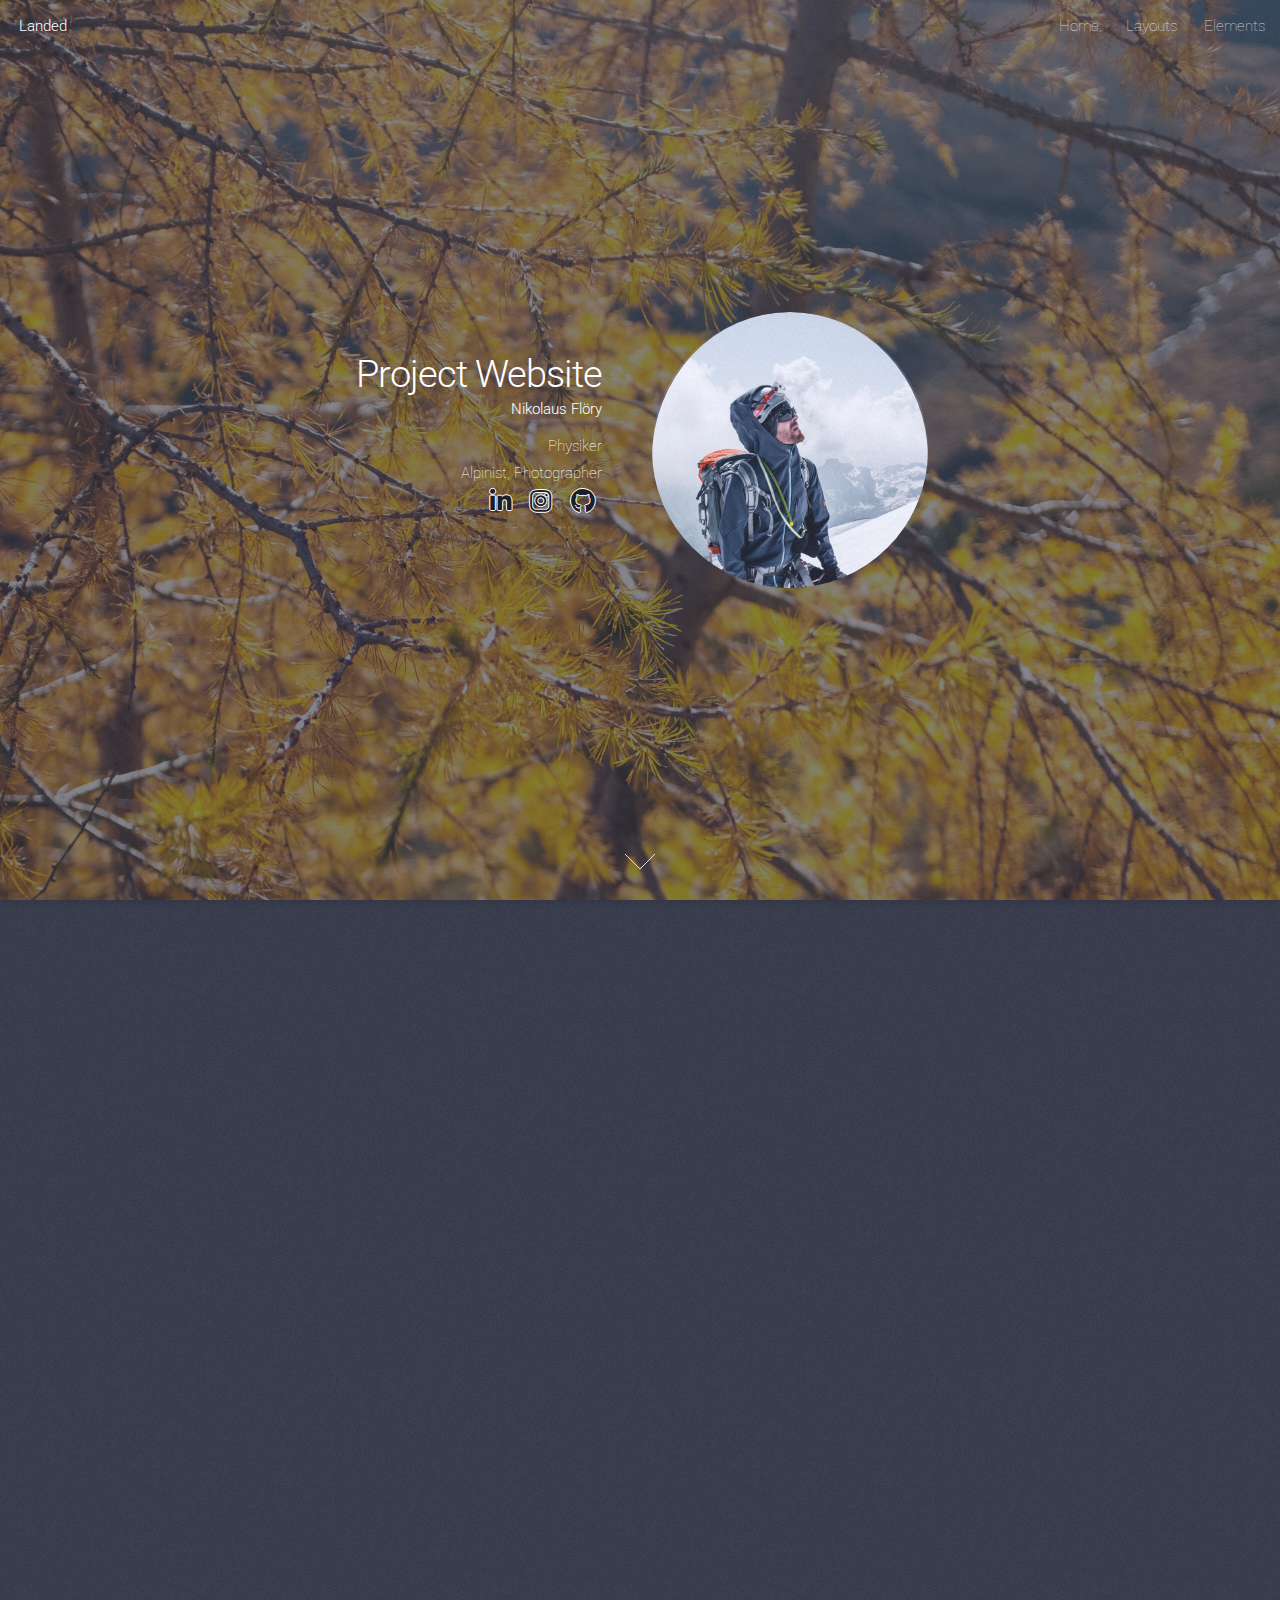
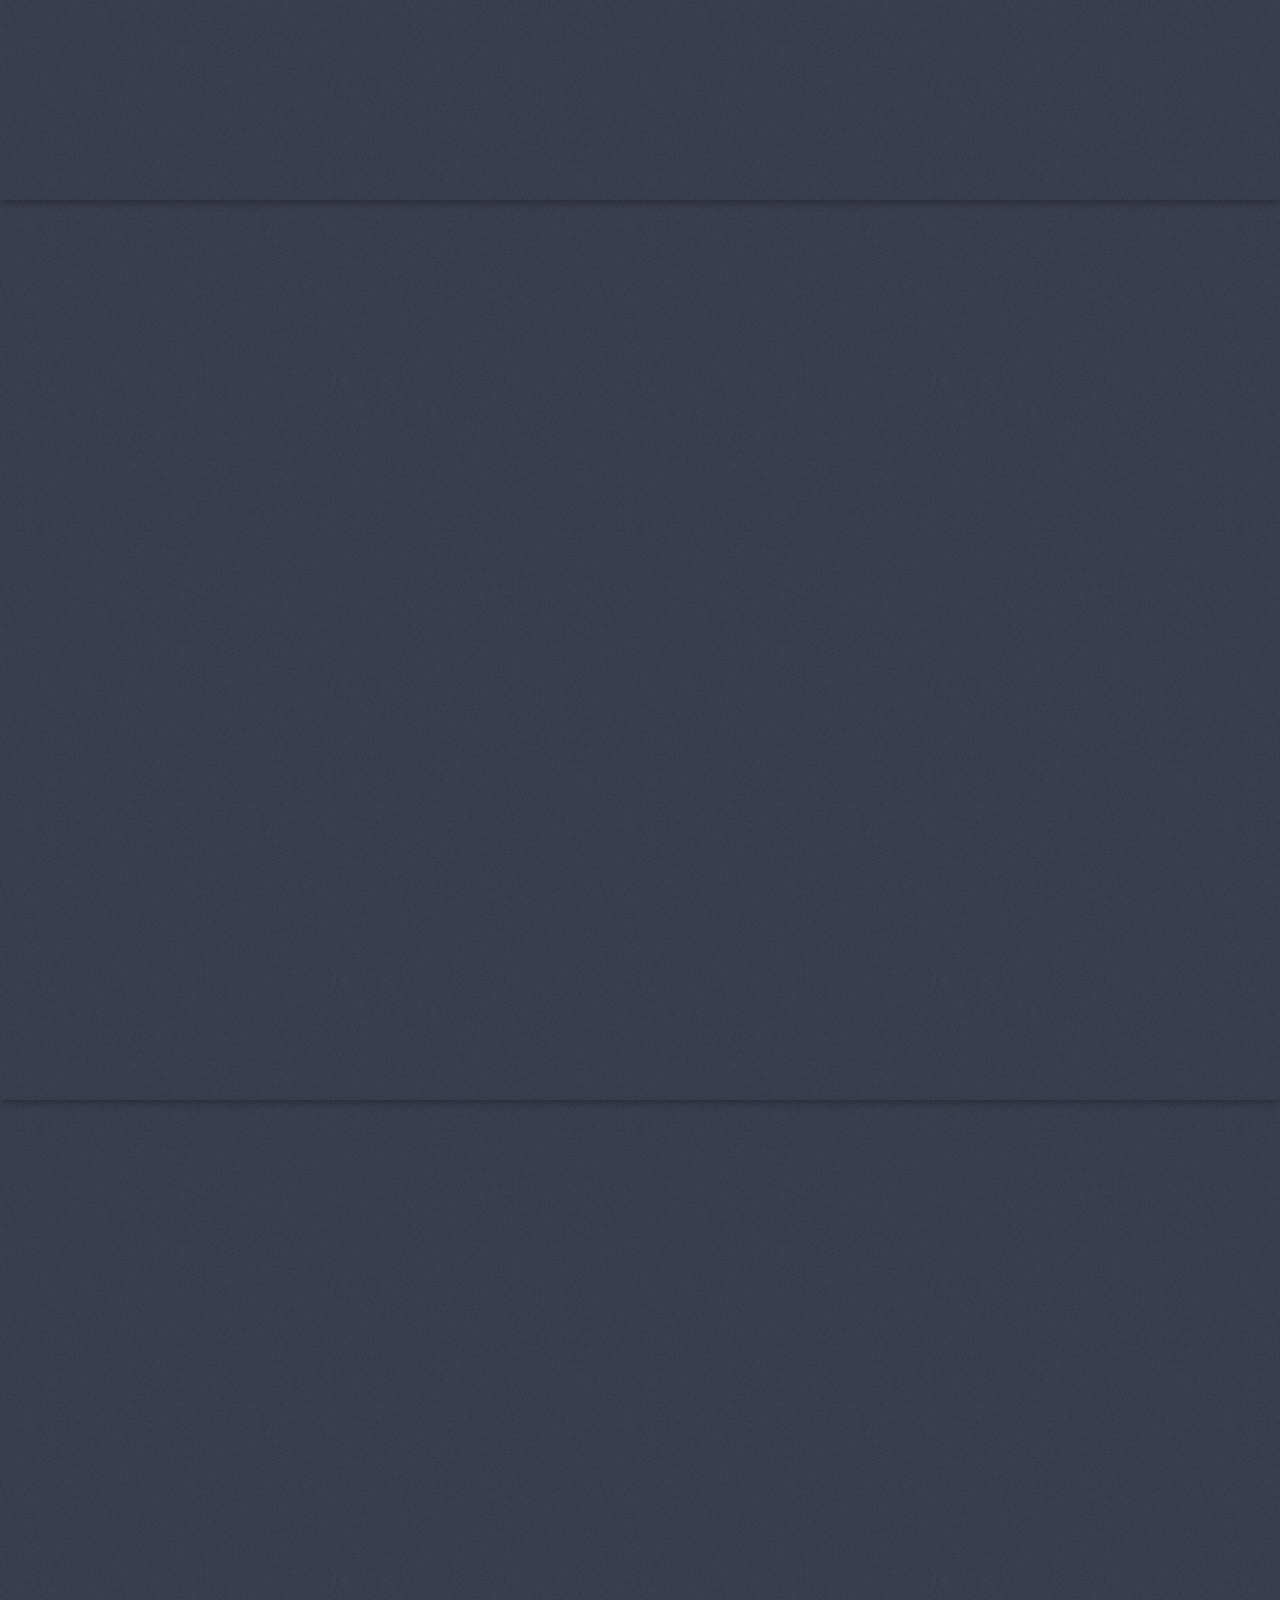
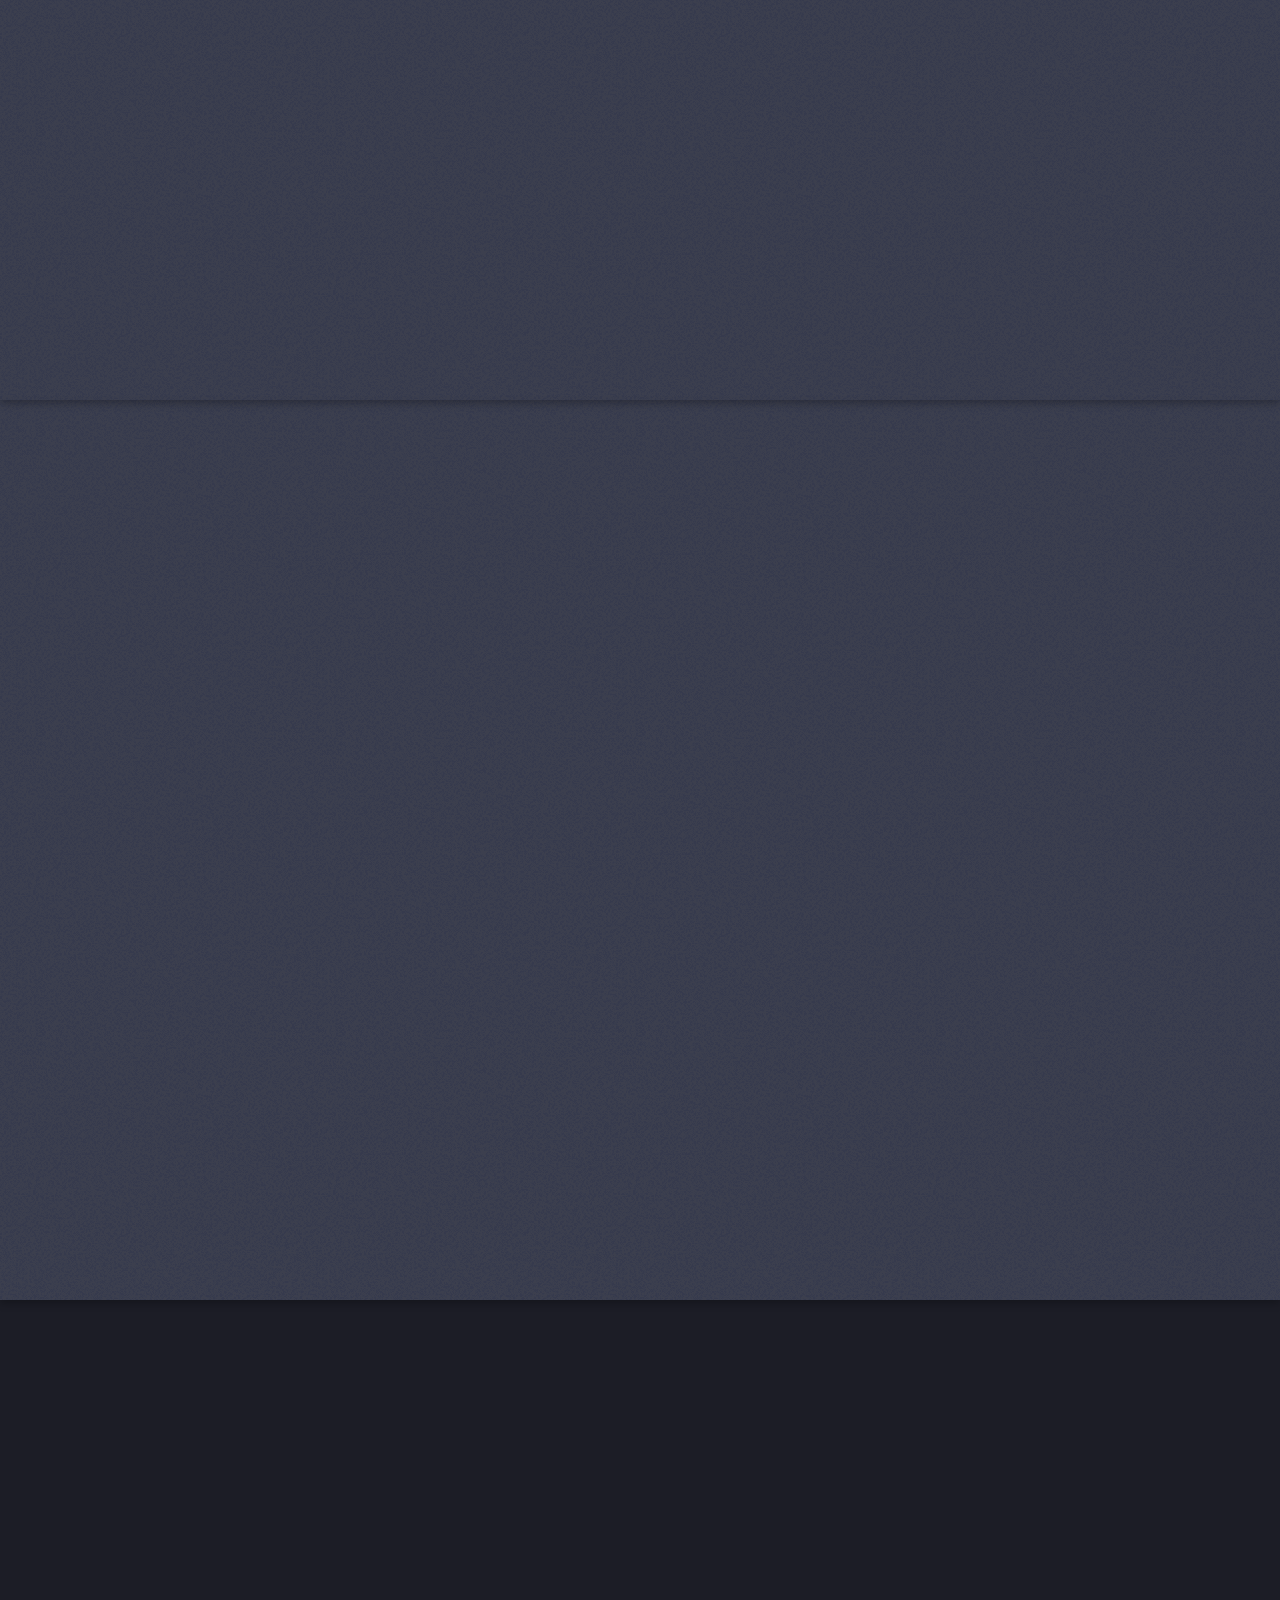
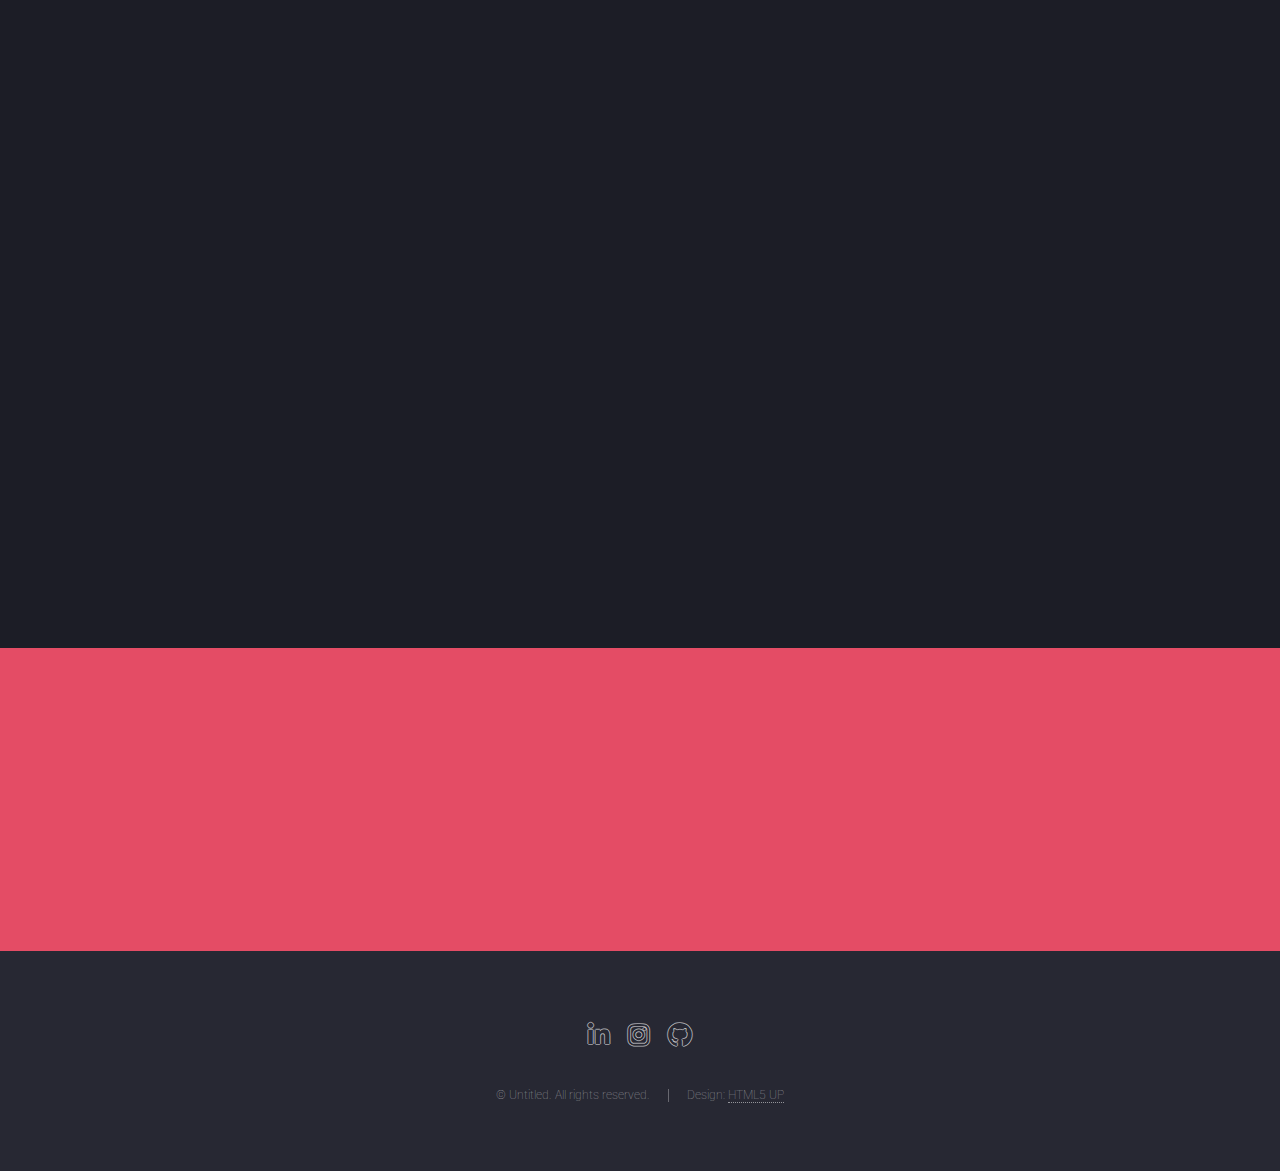
<file: index.html>
<!DOCTYPE HTML>
<!--
	Landed by HTML5 UP
	html5up.net | @ajlkn
	Free for personal and commercial use under the CCA 3.0 license (html5up.net/license)
-->
<html>
	<head>
		<title>Landed by HTML5 UP</title>
		<meta charset="utf-8" />
		<meta name="viewport" content="width=device-width, initial-scale=1, user-scalable=no" />
		<link rel="stylesheet" href="assets/css/main.css" />
		<noscript><link rel="stylesheet" href="assets/css/noscript.css" /></noscript>
	</head>
	<body class="is-preload landing">
		<div id="page-wrapper">

			<!-- Header -->
				<header id="header">
					<h1 id="logo"><a href="index.html">Landed</a></h1>
					<nav id="nav">
						<ul>
							<li><a href="index.html">Home</a></li>
							<li>
								<a href="#">Layouts</a>
								<ul>
									<li><a href="left-sidebar.html">Left Sidebar</a></li>
									<li><a href="right-sidebar.html">Right Sidebar</a></li>
									<li><a href="Waveguide.html">Waveguide Integration</a></li>
									<li><a href="no-sidebar.html">No Sidebar</a></li>
									<li>
										<a href="#">Submenu</a>
										<ul>
											<li><a href="#">Option 1</a></li>
											<li><a href="#">Option 2</a></li>
											<li><a href="#">Option 3</a></li>
											<li><a href="#">Option 4</a></li>
										</ul>
									</li>
								</ul>
							</li>
							<li><a href="elements.html">Elements</a></li>
						</ul>
					</nav>
				</header>

			<!-- Banner -->
				<section id="banner">
					<div class="content">
						<header>
							<h2>Project Website</h2>
							<h1>Nikolaus Flöry</h1>
							<p>Physiker<br />
							Alpinist, Photographer</p>
							<ul class="icons">
								<li><a href="#" class="icon brands alt fa-linkedin-in"><span class="label">LinkedIn</span></a></li>
								<li><a href="#" class="icon brands alt fa-instagram"><span class="label">Instagram</span></a></li>
								<li><a href="#" class="icon brands alt fa-github"><span class="label">GitHub</span></a></li>
							</ul>
						</header>
						<span class="image"><img src="images/me.jpg" alt="" /></span>
					</div>
					<a href="#one" class="goto-next scrolly">Next</a>
				</section>

			<!-- One -->
				<section id="one" class="spotlight style1 bottom">
					<span class="image fit main"><img src="images/SEM1.jpg" alt="" /></span>
					<div class="content">
						<div class="container">
							<div class="row">
								<div class="col-4 col-12-medium">
									<header>
										<h2>Research</h2>
										<p>I`ve spent many years at ETH Zürich</p>
									</header>
								</div>
								<div class="col-4 col-12-medium">
									<p>Website under contruction!</p>
								</div>
								<div class="col-4 col-12-medium">
									<p>Platzhalter 2</p>
								</div>
							</div>
						</div>
					</div>
					<a href="#two" class="goto-next scrolly">Next</a>
				</section>

			<!-- Two -->
				<section id="two" class="spotlight style2 right">
					<span class="image fit main"><img src="images/highspeed_setup.jpg" alt="" /></span>
					<div class="content">
						<header>
							<h2>Waveguide Integration of 2D Heterostructures</h2>
							<p>High-Speed Photodetection at Telecom-Wavelength</p>
						</header>
						<p>We study the coupling of 2D materials with Si-waveguides and achieve high-bandwidth photodetection at telecom-wavelengths.</p>
						<ul class="actions">
							<li><a href="Waveguide.html" class="button">Learn More</a></li>
						</ul>
					</div>
					<a href="#three" class="goto-next scrolly">Next</a>
				</section>

			<!-- Three -->
				<section id="three" class="spotlight style3 left">
					<span class="image fit main bottom"><img src="images/dark_field_1.jpg" alt="" /></span>
					<div class="content">
						<header>
							<h2>Interdum felis blandit praesent sed augue</h2>
							<p>Accumsan integer ultricies aliquam vel massa sapien phasellus</p>
						</header>
						<p>Feugiat accumsan lorem eu ac lorem amet ac arcu phasellus tortor enim mi mi nisi praesent adipiscing. Integer mi sed nascetur cep aliquet augue varius tempus lobortis porttitor lorem et accumsan consequat adipiscing lorem.</p>
						<ul class="actions">
							<li><a href="#" class="button">Learn More</a></li>
						</ul>
					</div>
					<a href="#otherthree" class="goto-next scrolly">Next</a>
				</section>

			<!-- other Three -->
			<section id="otherthree" class="spotlight style3 right">
				<span class="image fit main bottom"><img src="images/pic04.jpg" alt="" /></span>
				<div class="content">
					<header>
						<h2>Interdum again felis blandit praesent sed augue</h2>
						<p>Accumsan integer ultricies aliquam vel massa sapien phasellus</p>
					</header>
					<p>Feugiat accumsan lorem eu ac lorem amet ac arcu phasellus tortor enim mi mi nisi praesent adipiscing. Integer mi sed nascetur cep aliquet augue varius tempus lobortis porttitor lorem et accumsan consequat adipiscing lorem.</p>
					<ul class="actions">
						<li><a href="#" class="button">Learn More</a></li>
					</ul>
				</div>
				<a href="#four" class="goto-next scrolly">Next</a>
			</section>			

			<!-- Four -->
				<section id="four" class="wrapper style1 special fade-up">
					<div class="container">
						<header class="major">
							<h2>Accumsan sed tempus adipiscing blandit</h2>
							<p>Iaculis ac volutpat vis non enim gravida nisi faucibus posuere arcu consequat</p>
						</header>
						<div class="box alt">
							<div class="row gtr-uniform">
								<section class="col-4 col-6-medium col-12-xsmall">
									<span class="icon solid alt major fa-chart-area"></span>
									<h3>Ipsum sed commodo</h3>
									<p>Feugiat accumsan lorem eu ac lorem amet accumsan donec. Blandit orci porttitor.</p>
								</section>
								<section class="col-4 col-6-medium col-12-xsmall">
									<span class="icon solid alt major fa-comment"></span>
									<h3>Eleifend lorem ornare</h3>
									<p>Feugiat accumsan lorem eu ac lorem amet accumsan donec. Blandit orci porttitor.</p>
								</section>
								<section class="col-4 col-6-medium col-12-xsmall">
									<span class="icon solid alt major fa-flask"></span>
									<h3>Cubilia cep lobortis</h3>
									<p>Feugiat accumsan lorem eu ac lorem amet accumsan donec. Blandit orci porttitor.</p>
								</section>
								<section class="col-4 col-6-medium col-12-xsmall">
									<span class="icon solid alt major fa-paper-plane"></span>
									<h3>Non semper interdum</h3>
									<p>Feugiat accumsan lorem eu ac lorem amet accumsan donec. Blandit orci porttitor.</p>
								</section>
								<section class="col-4 col-6-medium col-12-xsmall">
									<span class="icon solid alt major fa-file"></span>
									<h3>Odio laoreet accumsan</h3>
									<p>Feugiat accumsan lorem eu ac lorem amet accumsan donec. Blandit orci porttitor.</p>
								</section>
								<section class="col-4 col-6-medium col-12-xsmall">
									<span class="icon solid alt major fa-lock"></span>
									<h3>Massa arcu accumsan</h3>
									<p>Feugiat accumsan lorem eu ac lorem amet accumsan donec. Blandit orci porttitor.</p>
								</section>
							</div>
						</div>
						<footer class="major">
							<ul class="actions special">
								<li><a href="#" class="button">Magna sed feugiat</a></li>
							</ul>
						</footer>
					</div>
				</section>

			<!-- Five -->
				<section id="five" class="wrapper style2 special fade">
					<div class="container">
						<header>
							<h2>Magna faucibus lorem diam</h2>
							<p>Ante metus praesent faucibus ante integer id accumsan eleifend</p>
						</header>
						<form method="post" action="#" class="cta">
							<div class="row gtr-uniform gtr-50">
								<div class="col-8 col-12-xsmall"><input type="email" name="email" id="email" placeholder="Your Email Address" /></div>
								<div class="col-4 col-12-xsmall"><input type="submit" value="Get Started" class="fit primary" /></div>
							</div>
						</form>
					</div>
				</section>

			<!-- Footer -->
				<footer id="footer">
					<ul class="icons">
						<li><a href="#" class="icon brands alt fa-linkedin-in"><span class="label">LinkedIn</span></a></li>
						<li><a href="#" class="icon brands alt fa-instagram"><span class="label">Instagram</span></a></li>
						<li><a href="#" class="icon brands alt fa-github"><span class="label">GitHub</span></a></li>
					</ul>
					<ul class="copyright">
						<li>&copy; Untitled. All rights reserved.</li><li>Design: <a href="http://html5up.net">HTML5 UP</a></li>
					</ul>
				</footer>

		</div>

		<!-- Scripts -->
			<script src="assets/js/jquery.min.js"></script>
			<script src="assets/js/jquery.scrolly.min.js"></script>
			<script src="assets/js/jquery.dropotron.min.js"></script>
			<script src="assets/js/jquery.scrollex.min.js"></script>
			<script src="assets/js/browser.min.js"></script>
			<script src="assets/js/breakpoints.min.js"></script>
			<script src="assets/js/util.js"></script>
			<script src="assets/js/main.js"></script>

	</body>
</html>
</file>
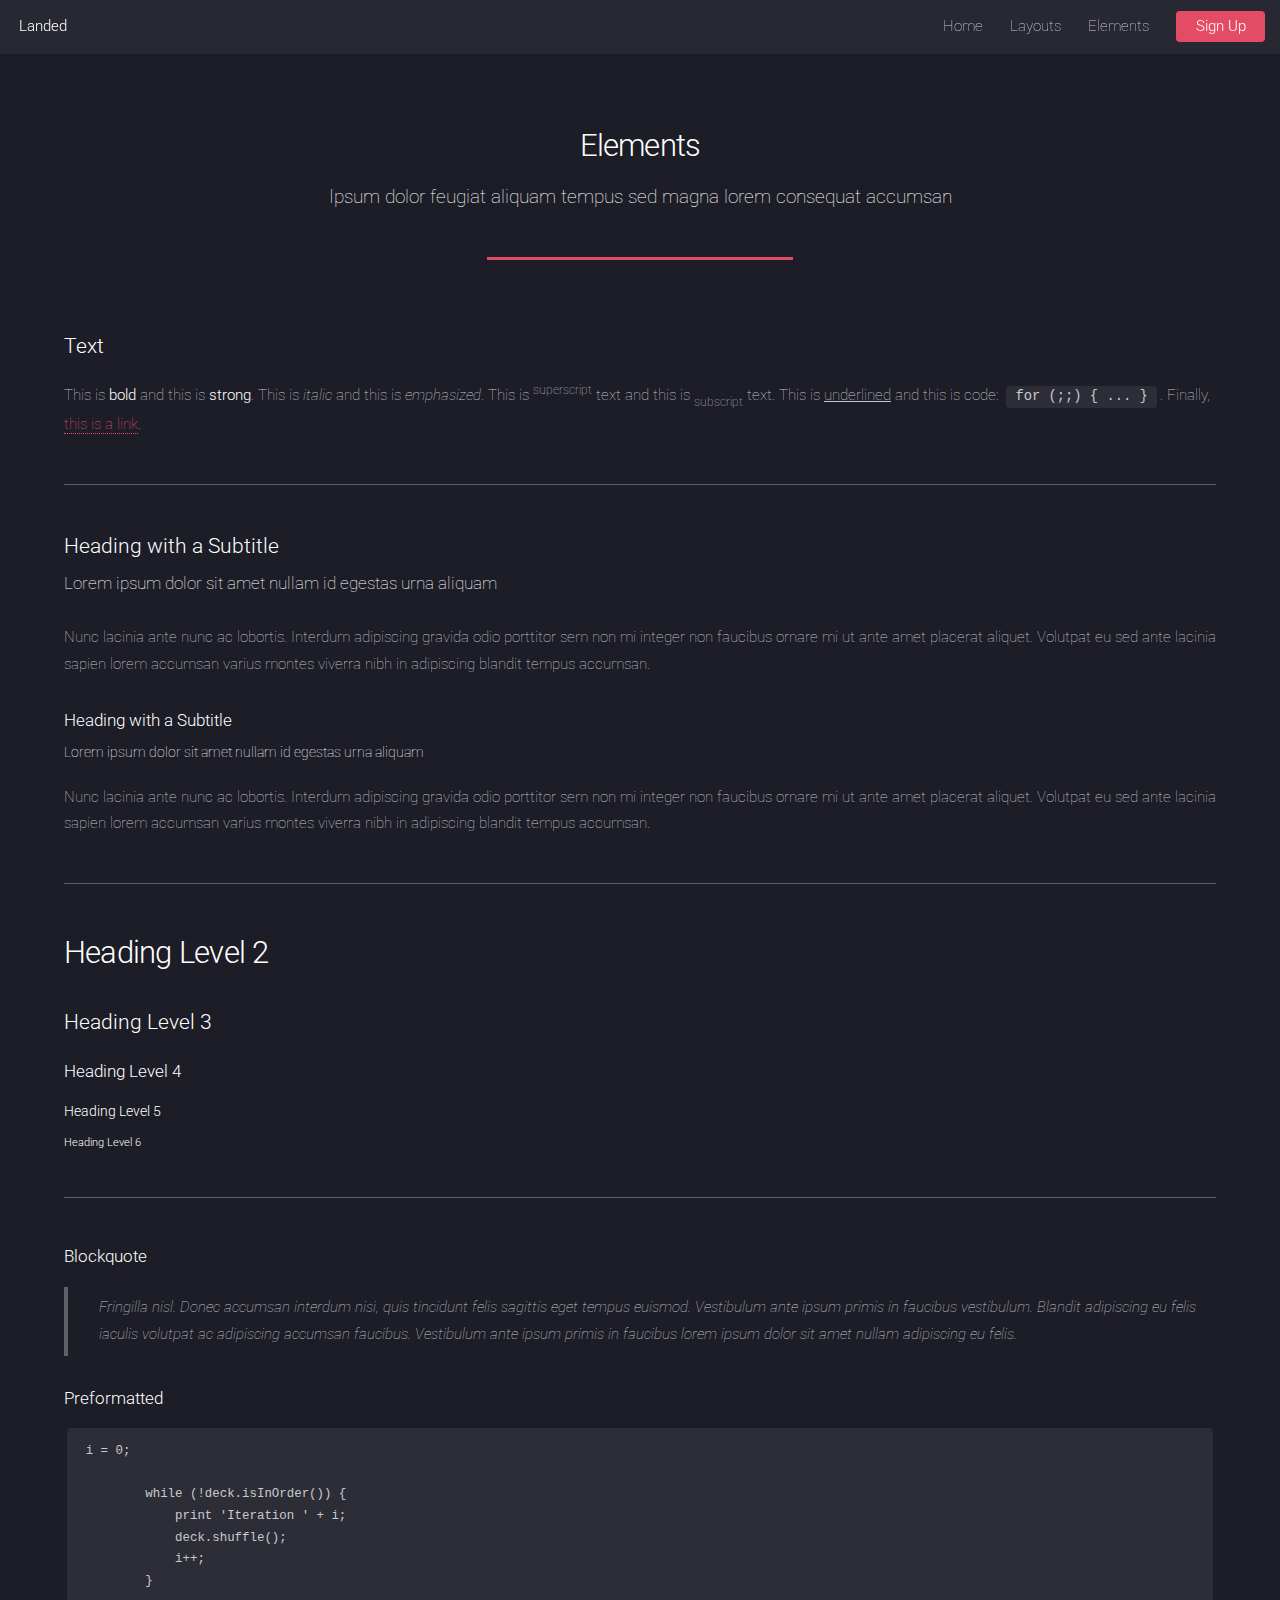
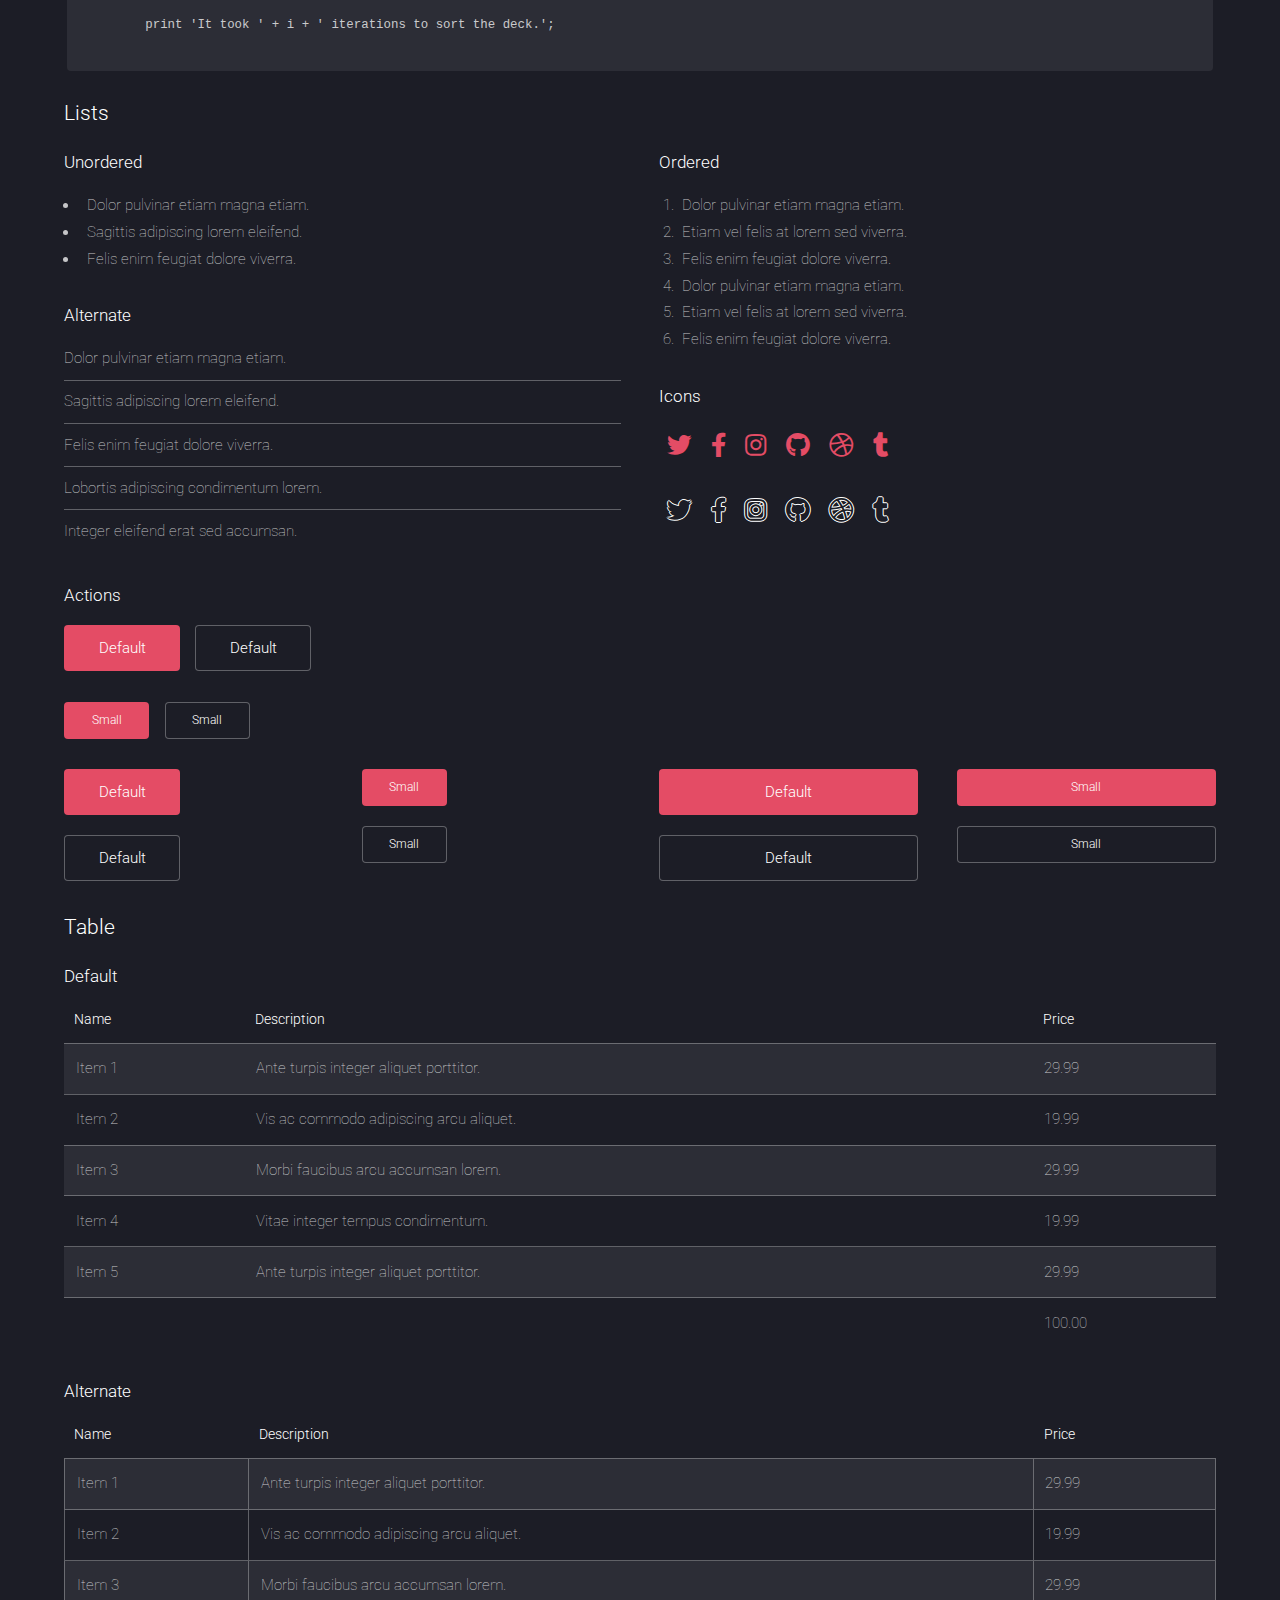
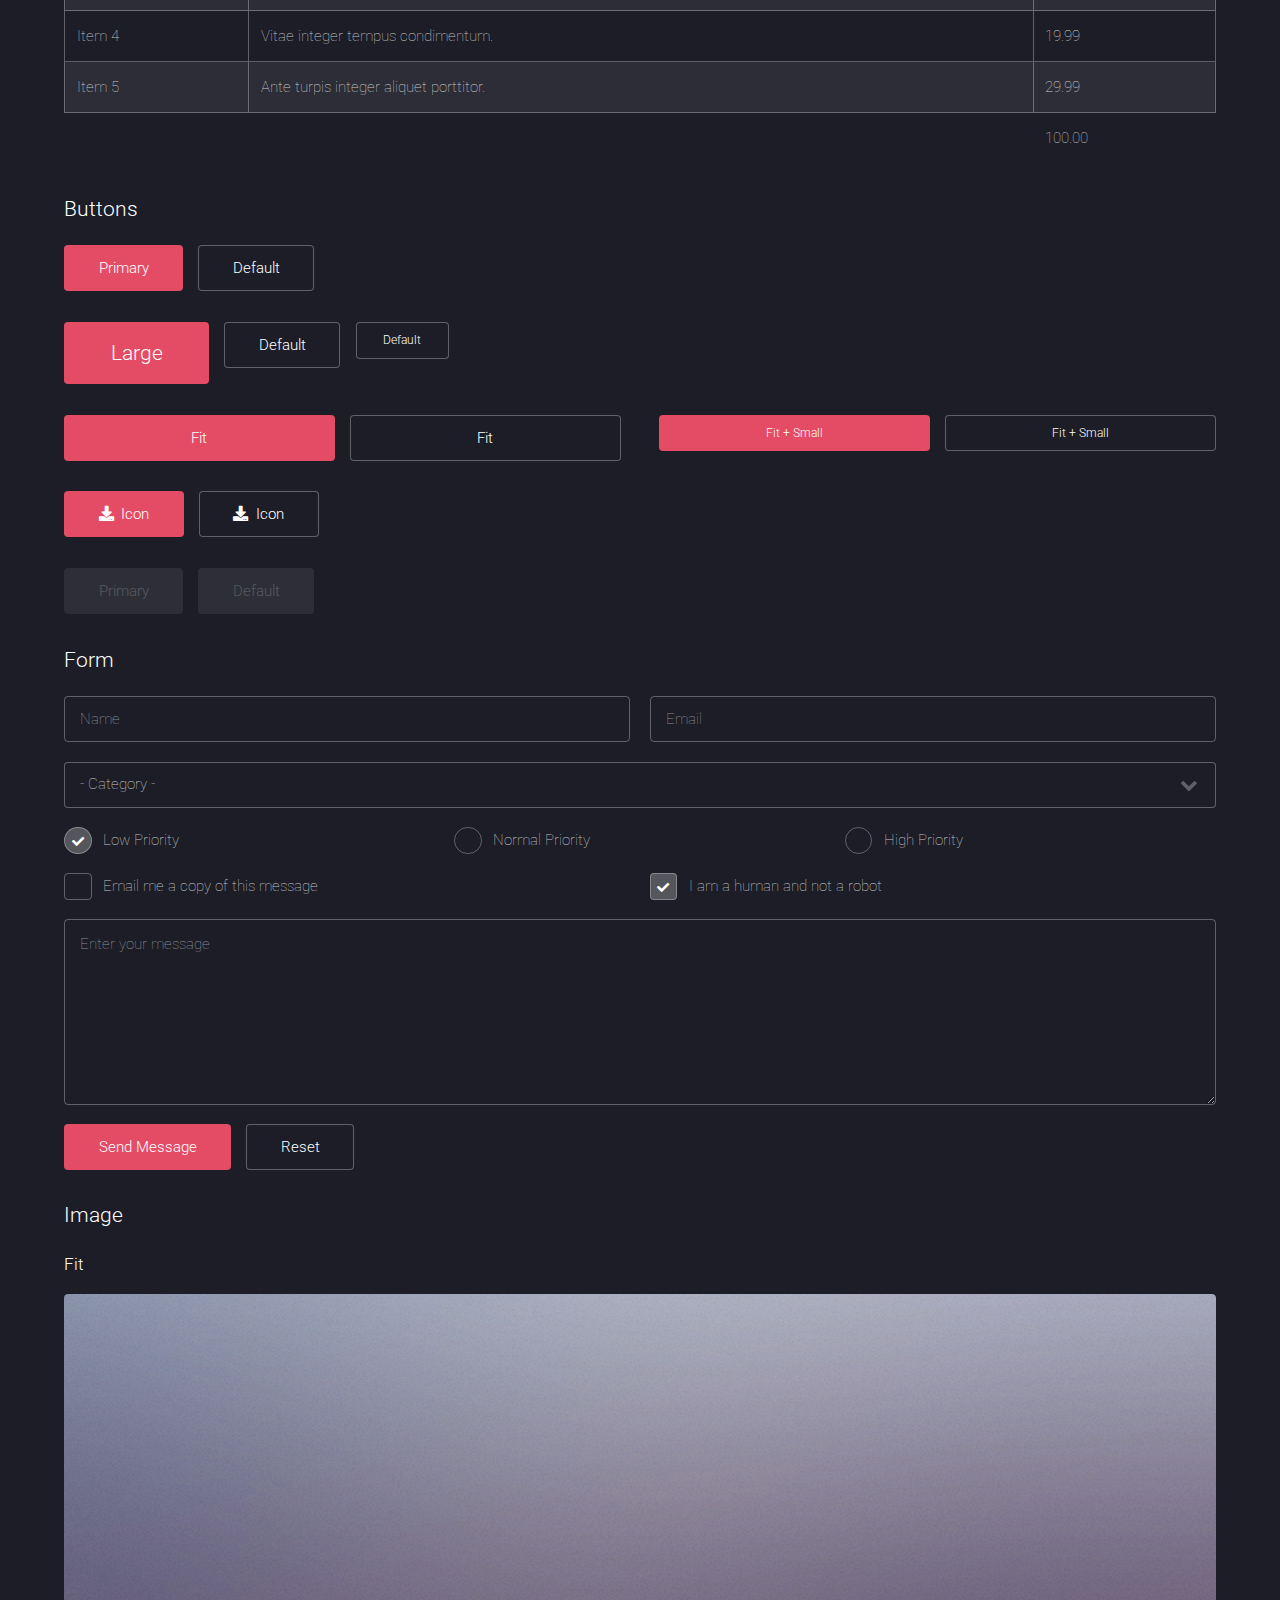
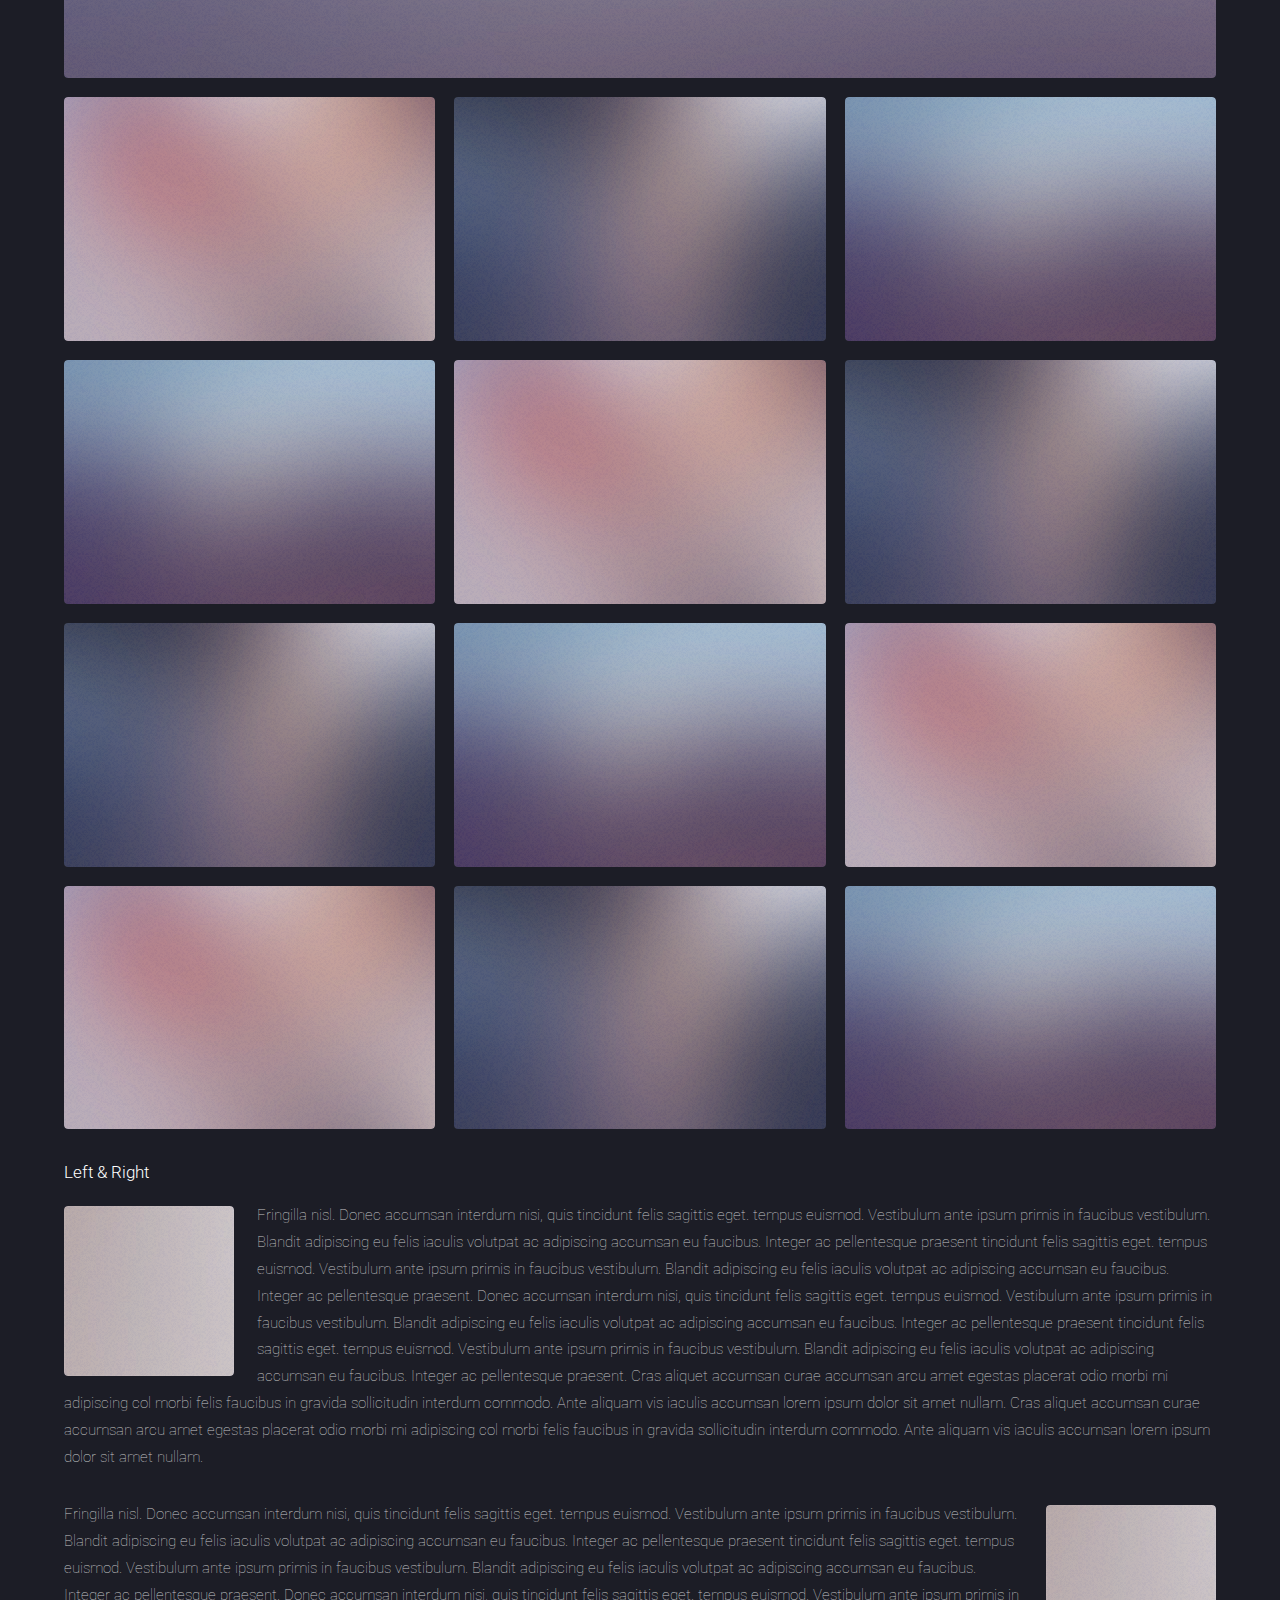
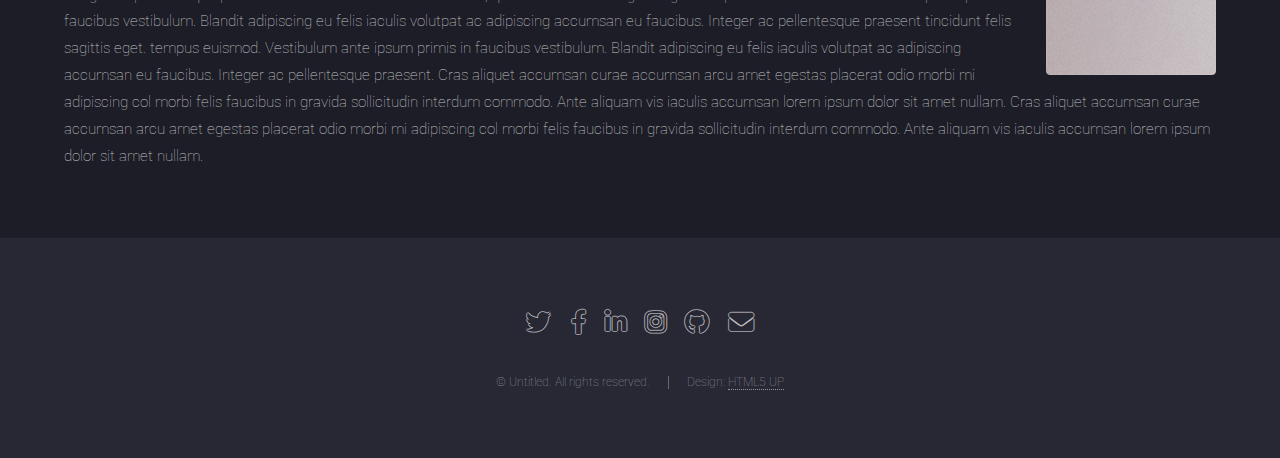
<file: elements.html>
<!DOCTYPE HTML>
<!--
	Landed by HTML5 UP
	html5up.net | @ajlkn
	Free for personal and commercial use under the CCA 3.0 license (html5up.net/license)
-->
<html>
	<head>
		<title>Elements - Landed by HTML5 UP</title>
		<meta charset="utf-8" />
		<meta name="viewport" content="width=device-width, initial-scale=1, user-scalable=no" />
		<link rel="stylesheet" href="assets/css/main.css" />
		<noscript><link rel="stylesheet" href="assets/css/noscript.css" /></noscript>
	</head>
	<body class="is-preload">
		<div id="page-wrapper">

			<!-- Header -->
				<header id="header">
					<h1 id="logo"><a href="index.html">Landed</a></h1>
					<nav id="nav">
						<ul>
							<li><a href="index.html">Home</a></li>
							<li>
								<a href="#">Layouts</a>
								<ul>
									<li><a href="left-sidebar.html">Left Sidebar</a></li>
									<li><a href="right-sidebar.html">Right Sidebar</a></li>
									<li><a href="no-sidebar.html">No Sidebar</a></li>
									<li>
										<a href="#">Submenu</a>
										<ul>
											<li><a href="#">Option 1</a></li>
											<li><a href="#">Option 2</a></li>
											<li><a href="#">Option 3</a></li>
											<li><a href="#">Option 4</a></li>
										</ul>
									</li>
								</ul>
							</li>
							<li><a href="elements.html">Elements</a></li>
							<li><a href="#" class="button primary">Sign Up</a></li>
						</ul>
					</nav>
				</header>

			<!-- Main -->
				<div id="main" class="wrapper style1">
					<div class="container">
						<header class="major">
							<h2>Elements</h2>
							<p>Ipsum dolor feugiat aliquam tempus sed magna lorem consequat accumsan</p>
						</header>

						<!-- Text -->
							<section>
								<h3>Text</h3>
								<p>This is <b>bold</b> and this is <strong>strong</strong>. This is <i>italic</i> and this is <em>emphasized</em>.
								This is <sup>superscript</sup> text and this is <sub>subscript</sub> text.
								This is <u>underlined</u> and this is code: <code>for (;;) { ... }</code>. Finally, <a href="#">this is a link</a>.</p>

								<hr />

								<header>
									<h3>Heading with a Subtitle</h3>
									<p>Lorem ipsum dolor sit amet nullam id egestas urna aliquam</p>
								</header>
								<p>Nunc lacinia ante nunc ac lobortis. Interdum adipiscing gravida odio porttitor sem non mi integer non faucibus ornare mi ut ante amet placerat aliquet. Volutpat eu sed ante lacinia sapien lorem accumsan varius montes viverra nibh in adipiscing blandit tempus accumsan.</p>
								<header>
									<h4>Heading with a Subtitle</h4>
									<p>Lorem ipsum dolor sit amet nullam id egestas urna aliquam</p>
								</header>
								<p>Nunc lacinia ante nunc ac lobortis. Interdum adipiscing gravida odio porttitor sem non mi integer non faucibus ornare mi ut ante amet placerat aliquet. Volutpat eu sed ante lacinia sapien lorem accumsan varius montes viverra nibh in adipiscing blandit tempus accumsan.</p>

								<hr />

								<h2>Heading Level 2</h2>
								<h3>Heading Level 3</h3>
								<h4>Heading Level 4</h4>
								<h5>Heading Level 5</h5>
								<h6>Heading Level 6</h6>

								<hr />

								<h4>Blockquote</h4>
								<blockquote>Fringilla nisl. Donec accumsan interdum nisi, quis tincidunt felis sagittis eget tempus euismod. Vestibulum ante ipsum primis in faucibus vestibulum. Blandit adipiscing eu felis iaculis volutpat ac adipiscing accumsan faucibus. Vestibulum ante ipsum primis in faucibus lorem ipsum dolor sit amet nullam adipiscing eu felis.</blockquote>

								<h4>Preformatted</h4>
								<pre><code>i = 0;

	while (!deck.isInOrder()) {
	    print 'Iteration ' + i;
	    deck.shuffle();
	    i++;
	}

	print 'It took ' + i + ' iterations to sort the deck.';
	</code></pre>
							</section>

						<!-- Lists -->
							<section>
								<h3>Lists</h3>
								<div class="row">
									<div class="col-6 col-12-xsmall">

										<h4>Unordered</h4>
										<ul>
											<li>Dolor pulvinar etiam magna etiam.</li>
											<li>Sagittis adipiscing lorem eleifend.</li>
											<li>Felis enim feugiat dolore viverra.</li>
										</ul>

										<h4>Alternate</h4>
										<ul class="alt">
											<li>Dolor pulvinar etiam magna etiam.</li>
											<li>Sagittis adipiscing lorem eleifend.</li>
											<li>Felis enim feugiat dolore viverra.</li>
											<li>Lobortis adipiscing condimentum lorem.</li>
											<li>Integer eleifend erat sed accumsan.</li>
										</ul>

									</div>
									<div class="col-6 col-12-xsmall">

										<h4>Ordered</h4>
										<ol>
											<li>Dolor pulvinar etiam magna etiam.</li>
											<li>Etiam vel felis at lorem sed viverra.</li>
											<li>Felis enim feugiat dolore viverra.</li>
											<li>Dolor pulvinar etiam magna etiam.</li>
											<li>Etiam vel felis at lorem sed viverra.</li>
											<li>Felis enim feugiat dolore viverra.</li>
										</ol>

										<h4>Icons</h4>
										<ul class="icons">
											<li><a href="#" class="icon brands fa-twitter"><span class="label">Twitter</span></a></li>
											<li><a href="#" class="icon brands fa-facebook-f"><span class="label">Facebook</span></a></li>
											<li><a href="#" class="icon brands fa-instagram"><span class="label">Instagram</span></a></li>
											<li><a href="#" class="icon brands fa-github"><span class="label">Github</span></a></li>
											<li><a href="#" class="icon brands fa-dribbble"><span class="label">Dribbble</span></a></li>
											<li><a href="#" class="icon brands fa-tumblr"><span class="label">Tumblr</span></a></li>
										</ul>
										<ul class="icons">
											<li><a href="#" class="icon brands alt fa-twitter"><span class="label">Twitter</span></a></li>
											<li><a href="#" class="icon brands alt fa-facebook-f"><span class="label">Facebook</span></a></li>
											<li><a href="#" class="icon brands alt fa-instagram"><span class="label">Instagram</span></a></li>
											<li><a href="#" class="icon brands alt fa-github"><span class="label">Github</span></a></li>
											<li><a href="#" class="icon brands alt fa-dribbble"><span class="label">Dribbble</span></a></li>
											<li><a href="#" class="icon brands alt fa-tumblr"><span class="label">Tumblr</span></a></li>
										</ul>

									</div>
								</div>

								<h4>Actions</h4>
								<ul class="actions">
									<li><a href="#" class="button primary">Default</a></li>
									<li><a href="#" class="button">Default</a></li>
								</ul>
								<ul class="actions small">
									<li><a href="#" class="button primary small">Small</a></li>
									<li><a href="#" class="button small">Small</a></li>
								</ul>
								<div class="row">
									<div class="col-3 col-6-medium col-12-xsmall">
										<ul class="actions stacked">
											<li><a href="#" class="button primary">Default</a></li>
											<li><a href="#" class="button">Default</a></li>
										</ul>
									</div>
									<div class="col-3 col-6-medium col-12-xsmall">
										<ul class="actions stacked">
											<li><a href="#" class="button primary small">Small</a></li>
											<li><a href="#" class="button small">Small</a></li>
										</ul>
									</div>
									<div class="col-3 col-6-medium col-12-xsmall">
										<ul class="actions stacked">
											<li><a href="#" class="button primary fit">Default</a></li>
											<li><a href="#" class="button fit">Default</a></li>
										</ul>
									</div>
									<div class="col-3 col-6-medium col-12-xsmall">
										<ul class="actions stacked">
											<li><a href="#" class="button primary small fit">Small</a></li>
											<li><a href="#" class="button small fit">Small</a></li>
										</ul>
									</div>
								</div>
							</section>

						<!-- Table -->
							<section>
								<h3>Table</h3>
								<h4>Default</h4>
								<div class="table-wrapper">
									<table>
										<thead>
											<tr>
												<th>Name</th>
												<th>Description</th>
												<th>Price</th>
											</tr>
										</thead>
										<tbody>
											<tr>
												<td>Item 1</td>
												<td>Ante turpis integer aliquet porttitor.</td>
												<td>29.99</td>
											</tr>
											<tr>
												<td>Item 2</td>
												<td>Vis ac commodo adipiscing arcu aliquet.</td>
												<td>19.99</td>
											</tr>
											<tr>
												<td>Item 3</td>
												<td> Morbi faucibus arcu accumsan lorem.</td>
												<td>29.99</td>
											</tr>
											<tr>
												<td>Item 4</td>
												<td>Vitae integer tempus condimentum.</td>
												<td>19.99</td>
											</tr>
											<tr>
												<td>Item 5</td>
												<td>Ante turpis integer aliquet porttitor.</td>
												<td>29.99</td>
											</tr>
										</tbody>
										<tfoot>
											<tr>
												<td colspan="2"></td>
												<td>100.00</td>
											</tr>
										</tfoot>
									</table>
								</div>
								<h4>Alternate</h4>
								<div class="table-wrapper">
									<table class="alt">
										<thead>
											<tr>
												<th>Name</th>
												<th>Description</th>
												<th>Price</th>
											</tr>
										</thead>
										<tbody>
											<tr>
												<td>Item 1</td>
												<td>Ante turpis integer aliquet porttitor.</td>
												<td>29.99</td>
											</tr>
											<tr>
												<td>Item 2</td>
												<td>Vis ac commodo adipiscing arcu aliquet.</td>
												<td>19.99</td>
											</tr>
											<tr>
												<td>Item 3</td>
												<td> Morbi faucibus arcu accumsan lorem.</td>
												<td>29.99</td>
											</tr>
											<tr>
												<td>Item 4</td>
												<td>Vitae integer tempus condimentum.</td>
												<td>19.99</td>
											</tr>
											<tr>
												<td>Item 5</td>
												<td>Ante turpis integer aliquet porttitor.</td>
												<td>29.99</td>
											</tr>
										</tbody>
										<tfoot>
											<tr>
												<td colspan="2"></td>
												<td>100.00</td>
											</tr>
										</tfoot>
									</table>
								</div>
							</section>

						<!-- Buttons -->
							<section>
								<h3>Buttons</h3>
								<ul class="actions">
									<li><a href="#" class="button primary">Primary</a></li>
									<li><a href="#" class="button">Default</a></li>
								</ul>
								<ul class="actions">
									<li><a href="#" class="button primary large">Large</a></li>
									<li><a href="#" class="button">Default</a></li>
									<li><a href="#" class="button small">Default</a></li>
								</ul>
								<div class="row">
									<div class="col-6 col-12-xsmall">
										<ul class="actions fit">
											<li><a href="#" class="button primary fit">Fit</a></li>
											<li><a href="#" class="button fit">Fit</a></li>
										</ul>
									</div>
									<div class="col-6 col-12-xsmall">
										<ul class="actions fit small">
											<li><a href="#" class="button primary fit small">Fit + Small</a></li>
											<li><a href="#" class="button fit small">Fit + Small</a></li>
										</ul>
									</div>
								</div>
								<ul class="actions">
									<li><a href="#" class="button primary icon solid fa-download">Icon</a></li>
									<li><a href="#" class="button icon solid fa-download">Icon</a></li>
								</ul>
								<ul class="actions">
									<li><span class="button primary disabled">Primary</span></li>
									<li><span class="button disabled">Default</span></li>
								</ul>
							</section>

						<!-- Form -->
							<section>
								<h3>Form</h3>
								<form method="post" action="#">
									<div class="row gtr-uniform gtr-50">
										<div class="col-6 col-12-xsmall">
											<input type="text" name="name" id="name" value="" placeholder="Name" />
										</div>
										<div class="col-6 col-12-xsmall">
											<input type="email" name="email" id="email" value="" placeholder="Email" />
										</div>
										<div class="col-12">
											<select name="category" id="category">
												<option value="">- Category -</option>
												<option value="1">Manufacturing</option>
												<option value="1">Shipping</option>
												<option value="1">Administration</option>
												<option value="1">Human Resources</option>
											</select>
										</div>
										<div class="col-4 col-12-medium">
											<input type="radio" id="priority-low" name="priority" checked>
											<label for="priority-low">Low Priority</label>
										</div>
										<div class="col-4 col-12-medium">
											<input type="radio" id="priority-normal" name="priority">
											<label for="priority-normal">Normal Priority</label>
										</div>
										<div class="col-4 col-12-medium">
											<input type="radio" id="priority-high" name="priority">
											<label for="priority-high">High Priority</label>
										</div>
										<div class="col-6 col-12-medium">
											<input type="checkbox" id="copy" name="copy">
											<label for="copy">Email me a copy of this message</label>
										</div>
										<div class="col-6 col-12-medium">
											<input type="checkbox" id="human" name="human" checked>
											<label for="human">I am a human and not a robot</label>
										</div>
										<div class="col-12">
											<textarea name="message" id="message" placeholder="Enter your message" rows="6"></textarea>
										</div>
										<div class="col-12">
											<ul class="actions">
												<li><input type="submit" value="Send Message" class="primary" /></li>
												<li><input type="reset" value="Reset" /></li>
											</ul>
										</div>
									</div>
								</form>
							</section>

						<!-- Image -->
							<section>
								<h3>Image</h3>
								<h4>Fit</h4>
								<div class="box alt">
									<div class="row gtr-50 gtr-uniform">
										<div class="col-12"><span class="image fit"><img src="images/pic07.jpg" alt="" /></span></div>
										<div class="col-4 col-6-xsmall"><span class="image fit"><img src="images/pic02.jpg" alt="" /></span></div>
										<div class="col-4 col-6-xsmall"><span class="image fit"><img src="images/pic03.jpg" alt="" /></span></div>
										<div class="col-4 col-6-xsmall"><span class="image fit"><img src="images/pic04.jpg" alt="" /></span></div>
										<div class="col-4 col-6-xsmall"><span class="image fit"><img src="images/pic04.jpg" alt="" /></span></div>
										<div class="col-4 col-6-xsmall"><span class="image fit"><img src="images/pic02.jpg" alt="" /></span></div>
										<div class="col-4 col-6-xsmall"><span class="image fit"><img src="images/pic03.jpg" alt="" /></span></div>
										<div class="col-4 col-6-xsmall"><span class="image fit"><img src="images/pic03.jpg" alt="" /></span></div>
										<div class="col-4 col-6-xsmall"><span class="image fit"><img src="images/pic04.jpg" alt="" /></span></div>
										<div class="col-4 col-6-xsmall"><span class="image fit"><img src="images/pic02.jpg" alt="" /></span></div>
										<div class="col-4 col-6-xsmall"><span class="image fit"><img src="images/pic02.jpg" alt="" /></span></div>
										<div class="col-4 col-6-xsmall"><span class="image fit"><img src="images/pic03.jpg" alt="" /></span></div>
										<div class="col-4 col-6-xsmall"><span class="image fit"><img src="images/pic04.jpg" alt="" /></span></div>
									</div>
								</div>

								<h4>Left &amp; Right</h4>
								<p><span class="image left"><img src="images/pic08.jpg" alt="" /></span>Fringilla nisl. Donec accumsan interdum nisi, quis tincidunt felis sagittis eget. tempus euismod. Vestibulum ante ipsum primis in faucibus vestibulum. Blandit adipiscing eu felis iaculis volutpat ac adipiscing accumsan eu faucibus. Integer ac pellentesque praesent tincidunt felis sagittis eget. tempus euismod. Vestibulum ante ipsum primis in faucibus vestibulum. Blandit adipiscing eu felis iaculis volutpat ac adipiscing accumsan eu faucibus. Integer ac pellentesque praesent. Donec accumsan interdum nisi, quis tincidunt felis sagittis eget. tempus euismod. Vestibulum ante ipsum primis in faucibus vestibulum. Blandit adipiscing eu felis iaculis volutpat ac adipiscing accumsan eu faucibus. Integer ac pellentesque praesent tincidunt felis sagittis eget. tempus euismod. Vestibulum ante ipsum primis in faucibus vestibulum. Blandit adipiscing eu felis iaculis volutpat ac adipiscing accumsan eu faucibus. Integer ac pellentesque praesent. Cras aliquet accumsan curae accumsan arcu amet egestas placerat odio morbi mi adipiscing col morbi felis faucibus in gravida sollicitudin interdum commodo. Ante aliquam vis iaculis accumsan lorem ipsum dolor sit amet nullam. Cras aliquet accumsan curae accumsan arcu amet egestas placerat odio morbi mi adipiscing col morbi felis faucibus in gravida sollicitudin interdum commodo. Ante aliquam vis iaculis accumsan lorem ipsum dolor sit amet nullam.</p>
								<p><span class="image right"><img src="images/pic08.jpg" alt="" /></span>Fringilla nisl. Donec accumsan interdum nisi, quis tincidunt felis sagittis eget. tempus euismod. Vestibulum ante ipsum primis in faucibus vestibulum. Blandit adipiscing eu felis iaculis volutpat ac adipiscing accumsan eu faucibus. Integer ac pellentesque praesent tincidunt felis sagittis eget. tempus euismod. Vestibulum ante ipsum primis in faucibus vestibulum. Blandit adipiscing eu felis iaculis volutpat ac adipiscing accumsan eu faucibus. Integer ac pellentesque praesent. Donec accumsan interdum nisi, quis tincidunt felis sagittis eget. tempus euismod. Vestibulum ante ipsum primis in faucibus vestibulum. Blandit adipiscing eu felis iaculis volutpat ac adipiscing accumsan eu faucibus. Integer ac pellentesque praesent tincidunt felis sagittis eget. tempus euismod. Vestibulum ante ipsum primis in faucibus vestibulum. Blandit adipiscing eu felis iaculis volutpat ac adipiscing accumsan eu faucibus. Integer ac pellentesque praesent. Cras aliquet accumsan curae accumsan arcu amet egestas placerat odio morbi mi adipiscing col morbi felis faucibus in gravida sollicitudin interdum commodo. Ante aliquam vis iaculis accumsan lorem ipsum dolor sit amet nullam. Cras aliquet accumsan curae accumsan arcu amet egestas placerat odio morbi mi adipiscing col morbi felis faucibus in gravida sollicitudin interdum commodo. Ante aliquam vis iaculis accumsan lorem ipsum dolor sit amet nullam.</p>
							</section>

					</div>
				</div>

			<!-- Footer -->
				<footer id="footer">
					<ul class="icons">
						<li><a href="#" class="icon brands alt fa-twitter"><span class="label">Twitter</span></a></li>
						<li><a href="#" class="icon brands alt fa-facebook-f"><span class="label">Facebook</span></a></li>
						<li><a href="#" class="icon brands alt fa-linkedin-in"><span class="label">LinkedIn</span></a></li>
						<li><a href="#" class="icon brands alt fa-instagram"><span class="label">Instagram</span></a></li>
						<li><a href="#" class="icon brands alt fa-github"><span class="label">GitHub</span></a></li>
						<li><a href="#" class="icon solid alt fa-envelope"><span class="label">Email</span></a></li>
					</ul>
					<ul class="copyright">
						<li>&copy; Untitled. All rights reserved.</li><li>Design: <a href="http://html5up.net">HTML5 UP</a></li>
					</ul>
				</footer>

		</div>

		<!-- Scripts -->
			<script src="assets/js/jquery.min.js"></script>
			<script src="assets/js/jquery.scrolly.min.js"></script>
			<script src="assets/js/jquery.dropotron.min.js"></script>
			<script src="assets/js/jquery.scrollex.min.js"></script>
			<script src="assets/js/browser.min.js"></script>
			<script src="assets/js/breakpoints.min.js"></script>
			<script src="assets/js/util.js"></script>
			<script src="assets/js/main.js"></script>

	</body>
</html>
</file>
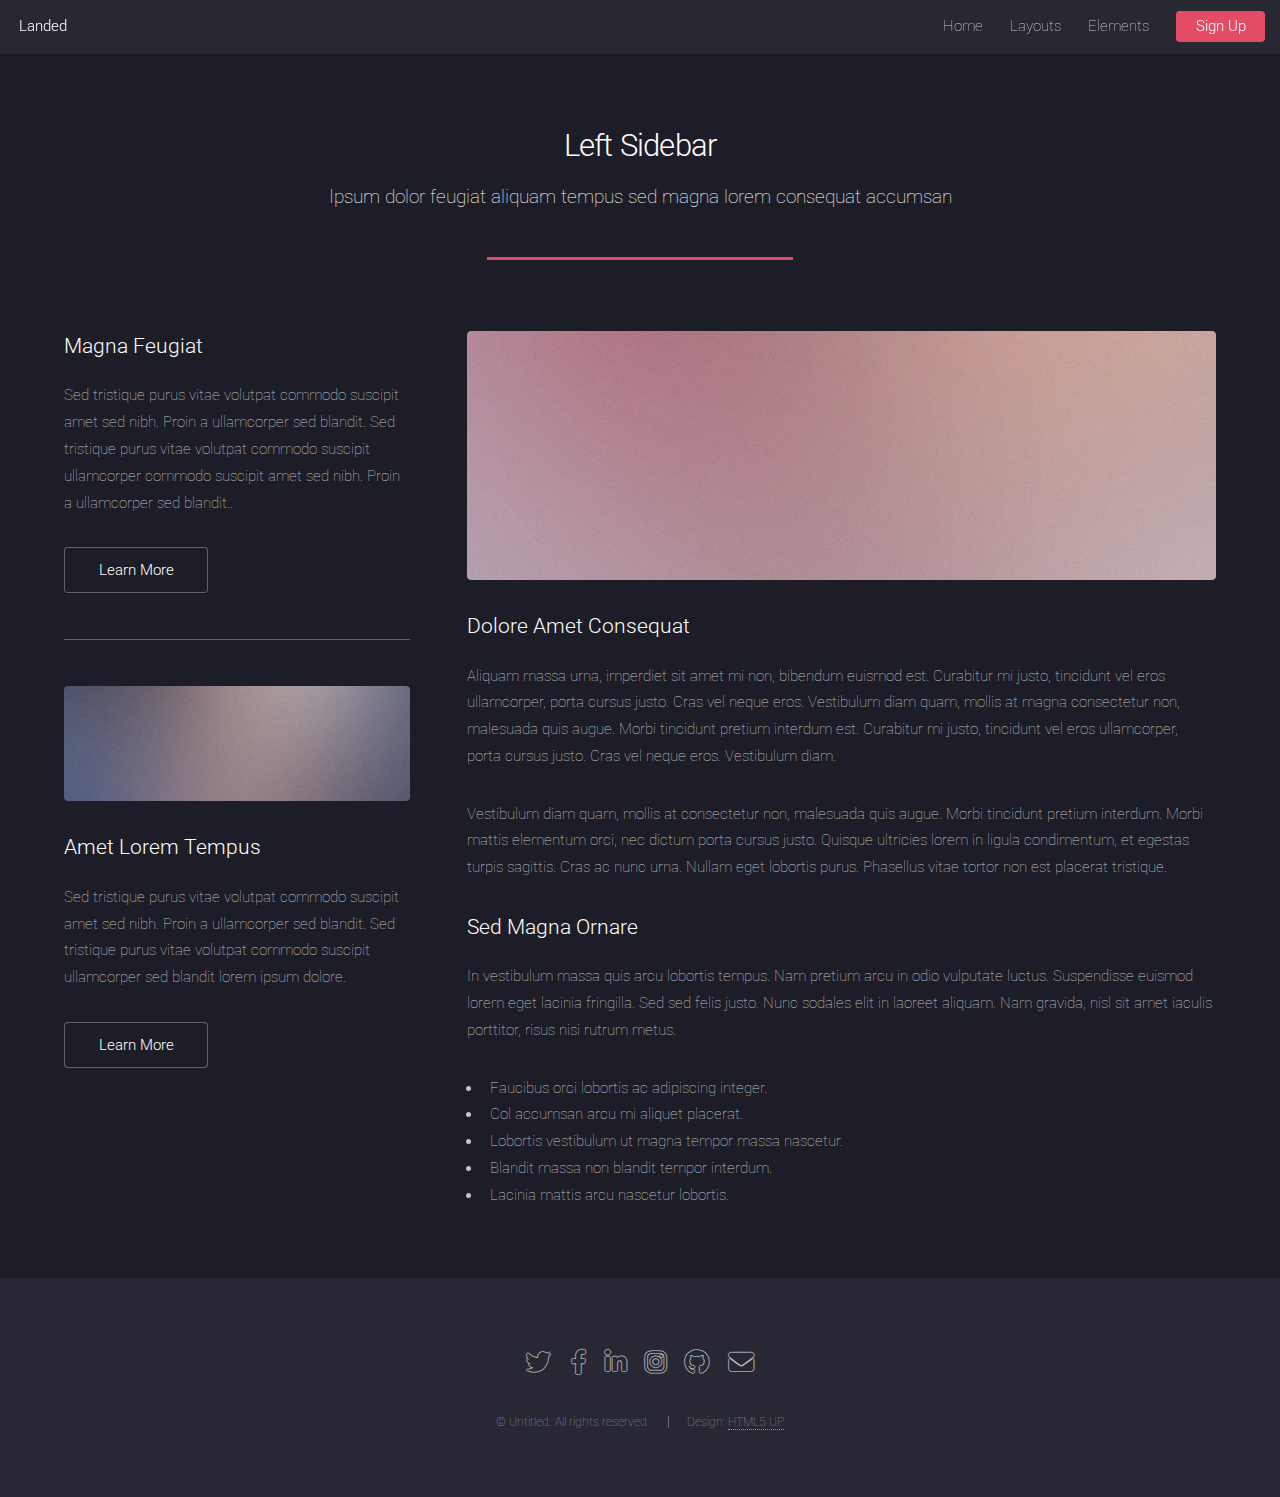
<file: left-sidebar.html>
<!DOCTYPE HTML>
<!--
	Landed by HTML5 UP
	html5up.net | @ajlkn
	Free for personal and commercial use under the CCA 3.0 license (html5up.net/license)
-->
<html>
	<head>
		<title>Left Sidebar - Landed by HTML5 UP</title>
		<meta charset="utf-8" />
		<meta name="viewport" content="width=device-width, initial-scale=1, user-scalable=no" />
		<link rel="stylesheet" href="assets/css/main.css" />
		<noscript><link rel="stylesheet" href="assets/css/noscript.css" /></noscript>
	</head>
	<body class="is-preload">
		<div id="page-wrapper">

			<!-- Header -->
				<header id="header">
					<h1 id="logo"><a href="index.html">Landed</a></h1>
					<nav id="nav">
						<ul>
							<li><a href="index.html">Home</a></li>
							<li>
								<a href="#">Layouts</a>
								<ul>
									<li><a href="left-sidebar.html">Left Sidebar</a></li>
									<li><a href="right-sidebar.html">Right Sidebar</a></li>
									<li><a href="no-sidebar.html">No Sidebar</a></li>
									<li>
										<a href="#">Submenu</a>
										<ul>
											<li><a href="#">Option 1</a></li>
											<li><a href="#">Option 2</a></li>
											<li><a href="#">Option 3</a></li>
											<li><a href="#">Option 4</a></li>
										</ul>
									</li>
								</ul>
							</li>
							<li><a href="elements.html">Elements</a></li>
							<li><a href="#" class="button primary">Sign Up</a></li>
						</ul>
					</nav>
				</header>

			<!-- Main -->
				<div id="main" class="wrapper style1">
					<div class="container">
						<header class="major">
							<h2>Left Sidebar</h2>
							<p>Ipsum dolor feugiat aliquam tempus sed magna lorem consequat accumsan</p>
						</header>
						<div class="row gtr-150">
							<div class="col-4 col-12-medium">

								<!-- Sidebar -->
									<section id="sidebar">
										<section>
											<h3>Magna Feugiat</h3>
											<p>Sed tristique purus vitae volutpat commodo suscipit amet sed nibh. Proin a ullamcorper sed blandit. Sed tristique purus vitae volutpat commodo suscipit ullamcorper commodo suscipit amet sed nibh. Proin a ullamcorper sed blandit..</p>
											<footer>
												<ul class="actions">
													<li><a href="#" class="button">Learn More</a></li>
												</ul>
											</footer>
										</section>
										<hr />
										<section>
											<a href="#" class="image fit"><img src="images/pic06.jpg" alt="" /></a>
											<h3>Amet Lorem Tempus</h3>
											<p>Sed tristique purus vitae volutpat commodo suscipit amet sed nibh. Proin a ullamcorper sed blandit. Sed tristique purus vitae volutpat commodo suscipit ullamcorper sed blandit lorem ipsum dolore.</p>
											<footer>
												<ul class="actions">
													<li><a href="#" class="button">Learn More</a></li>
												</ul>
											</footer>
										</section>
									</section>

							</div>
							<div class="col-8 col-12-medium imp-medium">

								<!-- Content -->
									<section id="content">
										<a href="#" class="image fit"><img src="images/pic05.jpg" alt="" /></a>
										<h3>Dolore Amet Consequat</h3>
										<p>Aliquam massa urna, imperdiet sit amet mi non, bibendum euismod est. Curabitur mi justo, tincidunt vel eros ullamcorper, porta cursus justo. Cras vel neque eros. Vestibulum diam quam, mollis at magna consectetur non, malesuada quis augue. Morbi tincidunt pretium interdum est. Curabitur mi justo, tincidunt vel eros ullamcorper, porta cursus justo. Cras vel neque eros. Vestibulum diam.</p>
										<p>Vestibulum diam quam, mollis at consectetur non, malesuada quis augue. Morbi tincidunt pretium interdum. Morbi mattis elementum orci, nec dictum porta cursus justo. Quisque ultricies lorem in ligula condimentum, et egestas turpis sagittis. Cras ac nunc urna. Nullam eget lobortis purus. Phasellus vitae tortor non est placerat tristique.</p>
										<h3>Sed Magna Ornare</h3>
										<p>In vestibulum massa quis arcu lobortis tempus. Nam pretium arcu in odio vulputate luctus. Suspendisse euismod lorem eget lacinia fringilla. Sed sed felis justo. Nunc sodales elit in laoreet aliquam. Nam gravida, nisl sit amet iaculis porttitor, risus nisi rutrum metus.</p>
										<ul>
											<li>Faucibus orci lobortis ac adipiscing integer.</li>
											<li>Col accumsan arcu mi aliquet placerat.</li>
											<li>Lobortis vestibulum ut magna tempor massa nascetur.</li>
											<li>Blandit massa non blandit tempor interdum.</li>
											<li>Lacinia mattis arcu nascetur lobortis.</li>
										</ul>
									</section>

							</div>
						</div>
					</div>
				</div>

			<!-- Footer -->
				<footer id="footer">
					<ul class="icons">
						<li><a href="#" class="icon brands alt fa-twitter"><span class="label">Twitter</span></a></li>
						<li><a href="#" class="icon brands alt fa-facebook-f"><span class="label">Facebook</span></a></li>
						<li><a href="#" class="icon brands alt fa-linkedin-in"><span class="label">LinkedIn</span></a></li>
						<li><a href="#" class="icon brands alt fa-instagram"><span class="label">Instagram</span></a></li>
						<li><a href="#" class="icon brands alt fa-github"><span class="label">GitHub</span></a></li>
						<li><a href="#" class="icon solid alt fa-envelope"><span class="label">Email</span></a></li>
					</ul>
					<ul class="copyright">
						<li>&copy; Untitled. All rights reserved.</li><li>Design: <a href="http://html5up.net">HTML5 UP</a></li>
					</ul>
				</footer>

		</div>

		<!-- Scripts -->
			<script src="assets/js/jquery.min.js"></script>
			<script src="assets/js/jquery.scrolly.min.js"></script>
			<script src="assets/js/jquery.dropotron.min.js"></script>
			<script src="assets/js/jquery.scrollex.min.js"></script>
			<script src="assets/js/browser.min.js"></script>
			<script src="assets/js/breakpoints.min.js"></script>
			<script src="assets/js/util.js"></script>
			<script src="assets/js/main.js"></script>

	</body>
</html>
</file>
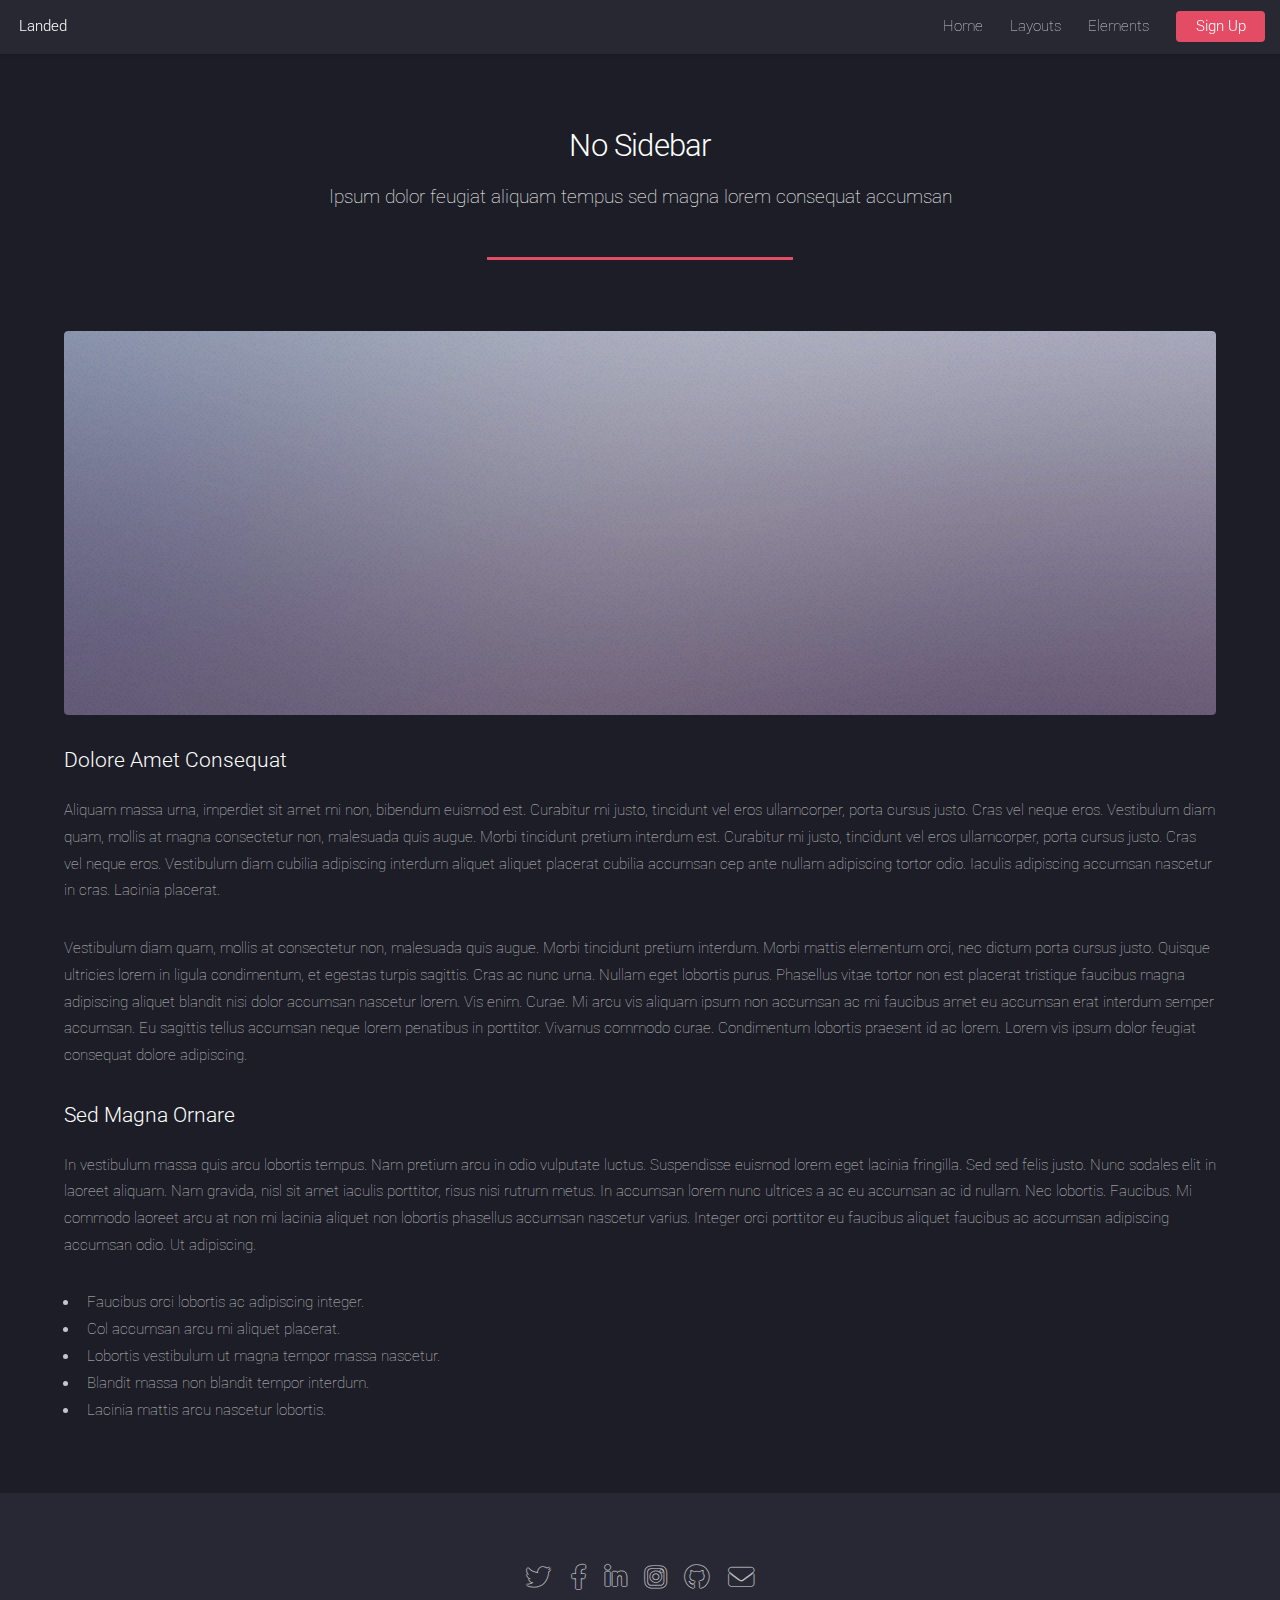
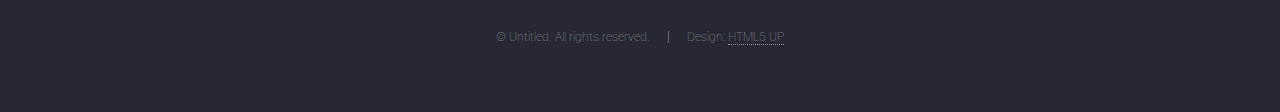
<file: no-sidebar.html>
<!DOCTYPE HTML>
<!--
	Landed by HTML5 UP
	html5up.net | @ajlkn
	Free for personal and commercial use under the CCA 3.0 license (html5up.net/license)
-->
<html>
	<head>
		<title>No Sidebar - Landed by HTML5 UP</title>
		<meta charset="utf-8" />
		<meta name="viewport" content="width=device-width, initial-scale=1, user-scalable=no" />
		<link rel="stylesheet" href="assets/css/main.css" />
		<noscript><link rel="stylesheet" href="assets/css/noscript.css" /></noscript>
	</head>
	<body class="is-preload">
		<div id="page-wrapper">

			<!-- Header -->
				<header id="header">
					<h1 id="logo"><a href="index.html">Landed</a></h1>
					<nav id="nav">
						<ul>
							<li><a href="index.html">Home</a></li>
							<li>
								<a href="#">Layouts</a>
								<ul>
									<li><a href="left-sidebar.html">Left Sidebar</a></li>
									<li><a href="right-sidebar.html">Right Sidebar</a></li>
									<li><a href="no-sidebar.html">No Sidebar</a></li>
									<li>
										<a href="#">Submenu</a>
										<ul>
											<li><a href="#">Option 1</a></li>
											<li><a href="#">Option 2</a></li>
											<li><a href="#">Option 3</a></li>
											<li><a href="#">Option 4</a></li>
										</ul>
									</li>
								</ul>
							</li>
							<li><a href="elements.html">Elements</a></li>
							<li><a href="#" class="button primary">Sign Up</a></li>
						</ul>
					</nav>
				</header>

			<!-- Main -->
				<div id="main" class="wrapper style1">
					<div class="container">
						<header class="major">
							<h2>No Sidebar</h2>
							<p>Ipsum dolor feugiat aliquam tempus sed magna lorem consequat accumsan</p>
						</header>

						<!-- Content -->
							<section id="content">
								<a href="#" class="image fit"><img src="images/pic07.jpg" alt="" /></a>
								<h3>Dolore Amet Consequat</h3>
								<p>Aliquam massa urna, imperdiet sit amet mi non, bibendum euismod est. Curabitur mi justo, tincidunt vel eros ullamcorper, porta cursus justo. Cras vel neque eros. Vestibulum diam quam, mollis at magna consectetur non, malesuada quis augue. Morbi tincidunt pretium interdum est. Curabitur mi justo, tincidunt vel eros ullamcorper, porta cursus justo. Cras vel neque eros. Vestibulum diam cubilia adipiscing interdum aliquet aliquet placerat cubilia accumsan cep ante nullam adipiscing tortor odio. Iaculis adipiscing accumsan nascetur in cras. Lacinia placerat.</p>
								<p>Vestibulum diam quam, mollis at consectetur non, malesuada quis augue. Morbi tincidunt pretium interdum. Morbi mattis elementum orci, nec dictum porta cursus justo. Quisque ultricies lorem in ligula condimentum, et egestas turpis sagittis. Cras ac nunc urna. Nullam eget lobortis purus. Phasellus vitae tortor non est placerat tristique faucibus magna adipiscing aliquet blandit nisi dolor accumsan nascetur lorem. Vis enim. Curae. Mi arcu vis aliquam ipsum non accumsan ac mi faucibus amet eu accumsan erat interdum semper accumsan. Eu sagittis tellus accumsan neque lorem penatibus in porttitor. Vivamus commodo curae. Condimentum lobortis praesent id ac lorem. Lorem vis ipsum dolor feugiat consequat dolore adipiscing.</p>
								<h3>Sed Magna Ornare</h3>
								<p>In vestibulum massa quis arcu lobortis tempus. Nam pretium arcu in odio vulputate luctus. Suspendisse euismod lorem eget lacinia fringilla. Sed sed felis justo. Nunc sodales elit in laoreet aliquam. Nam gravida, nisl sit amet iaculis porttitor, risus nisi rutrum metus. In accumsan lorem nunc ultrices a ac eu accumsan ac id nullam. Nec lobortis. Faucibus. Mi commodo laoreet arcu at non mi lacinia aliquet non lobortis phasellus accumsan nascetur varius. Integer orci porttitor eu faucibus aliquet faucibus ac accumsan adipiscing accumsan odio. Ut adipiscing.</p>
								<ul>
									<li>Faucibus orci lobortis ac adipiscing integer.</li>
									<li>Col accumsan arcu mi aliquet placerat.</li>
									<li>Lobortis vestibulum ut magna tempor massa nascetur.</li>
									<li>Blandit massa non blandit tempor interdum.</li>
									<li>Lacinia mattis arcu nascetur lobortis.</li>
								</ul>
							</section>

					</div>
				</div>

			<!-- Footer -->
				<footer id="footer">
					<ul class="icons">
						<li><a href="#" class="icon brands alt fa-twitter"><span class="label">Twitter</span></a></li>
						<li><a href="#" class="icon brands alt fa-facebook-f"><span class="label">Facebook</span></a></li>
						<li><a href="#" class="icon brands alt fa-linkedin-in"><span class="label">LinkedIn</span></a></li>
						<li><a href="#" class="icon brands alt fa-instagram"><span class="label">Instagram</span></a></li>
						<li><a href="#" class="icon brands alt fa-github"><span class="label">GitHub</span></a></li>
						<li><a href="#" class="icon solid alt fa-envelope"><span class="label">Email</span></a></li>
					</ul>
					<ul class="copyright">
						<li>&copy; Untitled. All rights reserved.</li><li>Design: <a href="http://html5up.net">HTML5 UP</a></li>
					</ul>
				</footer>

		</div>

		<!-- Scripts -->
			<script src="assets/js/jquery.min.js"></script>
			<script src="assets/js/jquery.scrolly.min.js"></script>
			<script src="assets/js/jquery.dropotron.min.js"></script>
			<script src="assets/js/jquery.scrollex.min.js"></script>
			<script src="assets/js/browser.min.js"></script>
			<script src="assets/js/breakpoints.min.js"></script>
			<script src="assets/js/util.js"></script>
			<script src="assets/js/main.js"></script>

	</body>
</html>
</file>
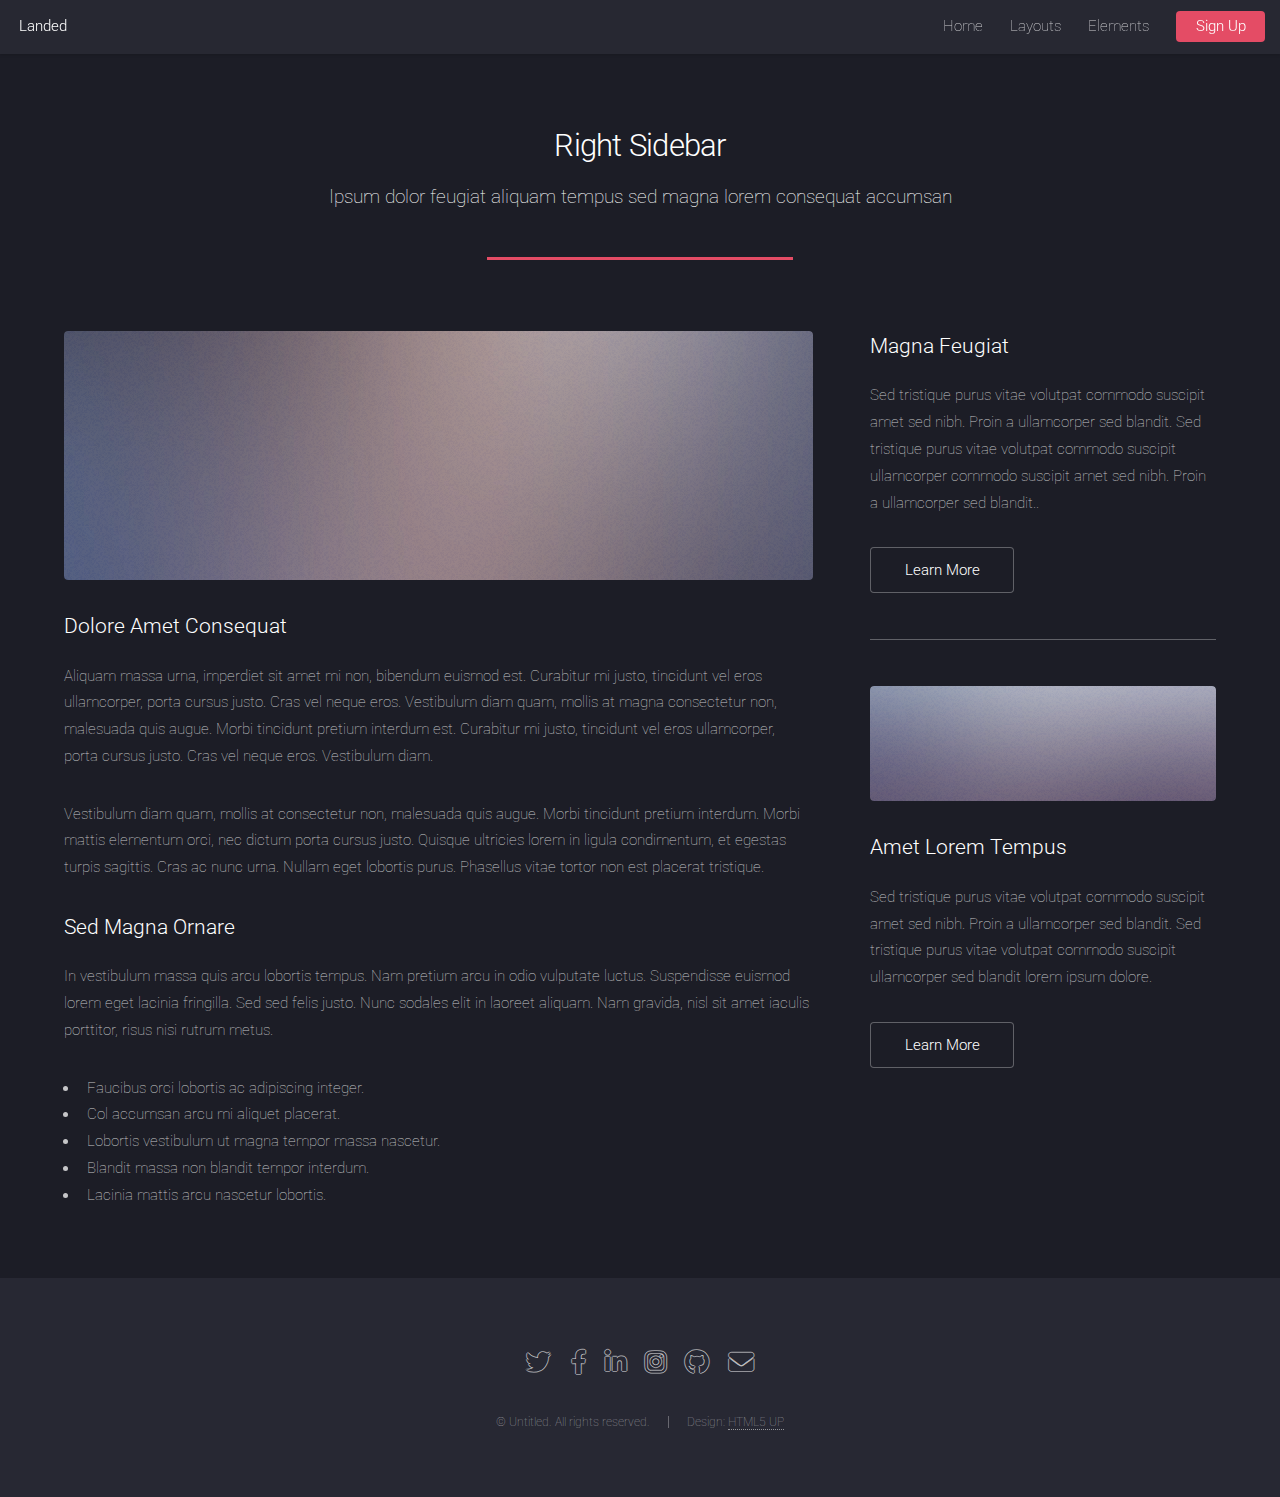
<file: right-sidebar.html>
<!DOCTYPE HTML>
<!--
	Landed by HTML5 UP
	html5up.net | @ajlkn
	Free for personal and commercial use under the CCA 3.0 license (html5up.net/license)
-->
<html>
	<head>
		<title>Right Sidebar - Landed by HTML5 UP</title>
		<meta charset="utf-8" />
		<meta name="viewport" content="width=device-width, initial-scale=1, user-scalable=no" />
		<link rel="stylesheet" href="assets/css/main.css" />
		<noscript><link rel="stylesheet" href="assets/css/noscript.css" /></noscript>
	</head>
	<body class="is-preload">
		<div id="page-wrapper">

			<!-- Header -->
				<header id="header">
					<h1 id="logo"><a href="index.html">Landed</a></h1>
					<nav id="nav">
						<ul>
							<li><a href="index.html">Home</a></li>
							<li>
								<a href="#">Layouts</a>
								<ul>
									<li><a href="left-sidebar.html">Left Sidebar</a></li>
									<li><a href="right-sidebar.html">Right Sidebar</a></li>
									<li><a href="no-sidebar.html">No Sidebar</a></li>
									<li>
										<a href="#">Submenu</a>
										<ul>
											<li><a href="#">Option 1</a></li>
											<li><a href="#">Option 2</a></li>
											<li><a href="#">Option 3</a></li>
											<li><a href="#">Option 4</a></li>
										</ul>
									</li>
								</ul>
							</li>
							<li><a href="elements.html">Elements</a></li>
							<li><a href="#" class="button primary">Sign Up</a></li>
						</ul>
					</nav>
				</header>

			<!-- Main -->
				<div id="main" class="wrapper style1">
					<div class="container">
						<header class="major">
							<h2>Right Sidebar</h2>
							<p>Ipsum dolor feugiat aliquam tempus sed magna lorem consequat accumsan</p>
						</header>
						<div class="row gtr-150">
							<div class="col-8 col-12-medium">

								<!-- Content -->
									<section id="content">
										<a href="#" class="image fit"><img src="images/pic06.jpg" alt="" /></a>
										<h3>Dolore Amet Consequat</h3>
										<p>Aliquam massa urna, imperdiet sit amet mi non, bibendum euismod est. Curabitur mi justo, tincidunt vel eros ullamcorper, porta cursus justo. Cras vel neque eros. Vestibulum diam quam, mollis at magna consectetur non, malesuada quis augue. Morbi tincidunt pretium interdum est. Curabitur mi justo, tincidunt vel eros ullamcorper, porta cursus justo. Cras vel neque eros. Vestibulum diam.</p>
										<p>Vestibulum diam quam, mollis at consectetur non, malesuada quis augue. Morbi tincidunt pretium interdum. Morbi mattis elementum orci, nec dictum porta cursus justo. Quisque ultricies lorem in ligula condimentum, et egestas turpis sagittis. Cras ac nunc urna. Nullam eget lobortis purus. Phasellus vitae tortor non est placerat tristique.</p>
										<h3>Sed Magna Ornare</h3>
										<p>In vestibulum massa quis arcu lobortis tempus. Nam pretium arcu in odio vulputate luctus. Suspendisse euismod lorem eget lacinia fringilla. Sed sed felis justo. Nunc sodales elit in laoreet aliquam. Nam gravida, nisl sit amet iaculis porttitor, risus nisi rutrum metus.</p>
										<ul>
											<li>Faucibus orci lobortis ac adipiscing integer.</li>
											<li>Col accumsan arcu mi aliquet placerat.</li>
											<li>Lobortis vestibulum ut magna tempor massa nascetur.</li>
											<li>Blandit massa non blandit tempor interdum.</li>
											<li>Lacinia mattis arcu nascetur lobortis.</li>
										</ul>
									</section>

							</div>
							<div class="col-4 col-12-medium">

								<!-- Sidebar -->
									<section id="sidebar">
										<section>
											<h3>Magna Feugiat</h3>
											<p>Sed tristique purus vitae volutpat commodo suscipit amet sed nibh. Proin a ullamcorper sed blandit. Sed tristique purus vitae volutpat commodo suscipit ullamcorper commodo suscipit amet sed nibh. Proin a ullamcorper sed blandit..</p>
											<footer>
												<ul class="actions">
													<li><a href="#" class="button">Learn More</a></li>
												</ul>
											</footer>
										</section>
										<hr />
										<section>
											<a href="#" class="image fit"><img src="images/pic07.jpg" alt="" /></a>
											<h3>Amet Lorem Tempus</h3>
											<p>Sed tristique purus vitae volutpat commodo suscipit amet sed nibh. Proin a ullamcorper sed blandit. Sed tristique purus vitae volutpat commodo suscipit ullamcorper sed blandit lorem ipsum dolore.</p>
											<footer>
												<ul class="actions">
													<li><a href="#" class="button">Learn More</a></li>
												</ul>
											</footer>
										</section>
									</section>

							</div>
						</div>
					</div>
				</div>

			<!-- Footer -->
				<footer id="footer">
					<ul class="icons">
						<li><a href="#" class="icon brands alt fa-twitter"><span class="label">Twitter</span></a></li>
						<li><a href="#" class="icon brands alt fa-facebook-f"><span class="label">Facebook</span></a></li>
						<li><a href="#" class="icon brands alt fa-linkedin-in"><span class="label">LinkedIn</span></a></li>
						<li><a href="#" class="icon brands alt fa-instagram"><span class="label">Instagram</span></a></li>
						<li><a href="#" class="icon brands alt fa-github"><span class="label">GitHub</span></a></li>
						<li><a href="#" class="icon solid alt fa-envelope"><span class="label">Email</span></a></li>
					</ul>
					<ul class="copyright">
						<li>&copy; Untitled. All rights reserved.</li><li>Design: <a href="http://html5up.net">HTML5 UP</a></li>
					</ul>
				</footer>

		</div>

		<!-- Scripts -->
			<script src="assets/js/jquery.min.js"></script>
			<script src="assets/js/jquery.scrolly.min.js"></script>
			<script src="assets/js/jquery.dropotron.min.js"></script>
			<script src="assets/js/jquery.scrollex.min.js"></script>
			<script src="assets/js/browser.min.js"></script>
			<script src="assets/js/breakpoints.min.js"></script>
			<script src="assets/js/util.js"></script>
			<script src="assets/js/main.js"></script>

	</body>
</html>
</file>
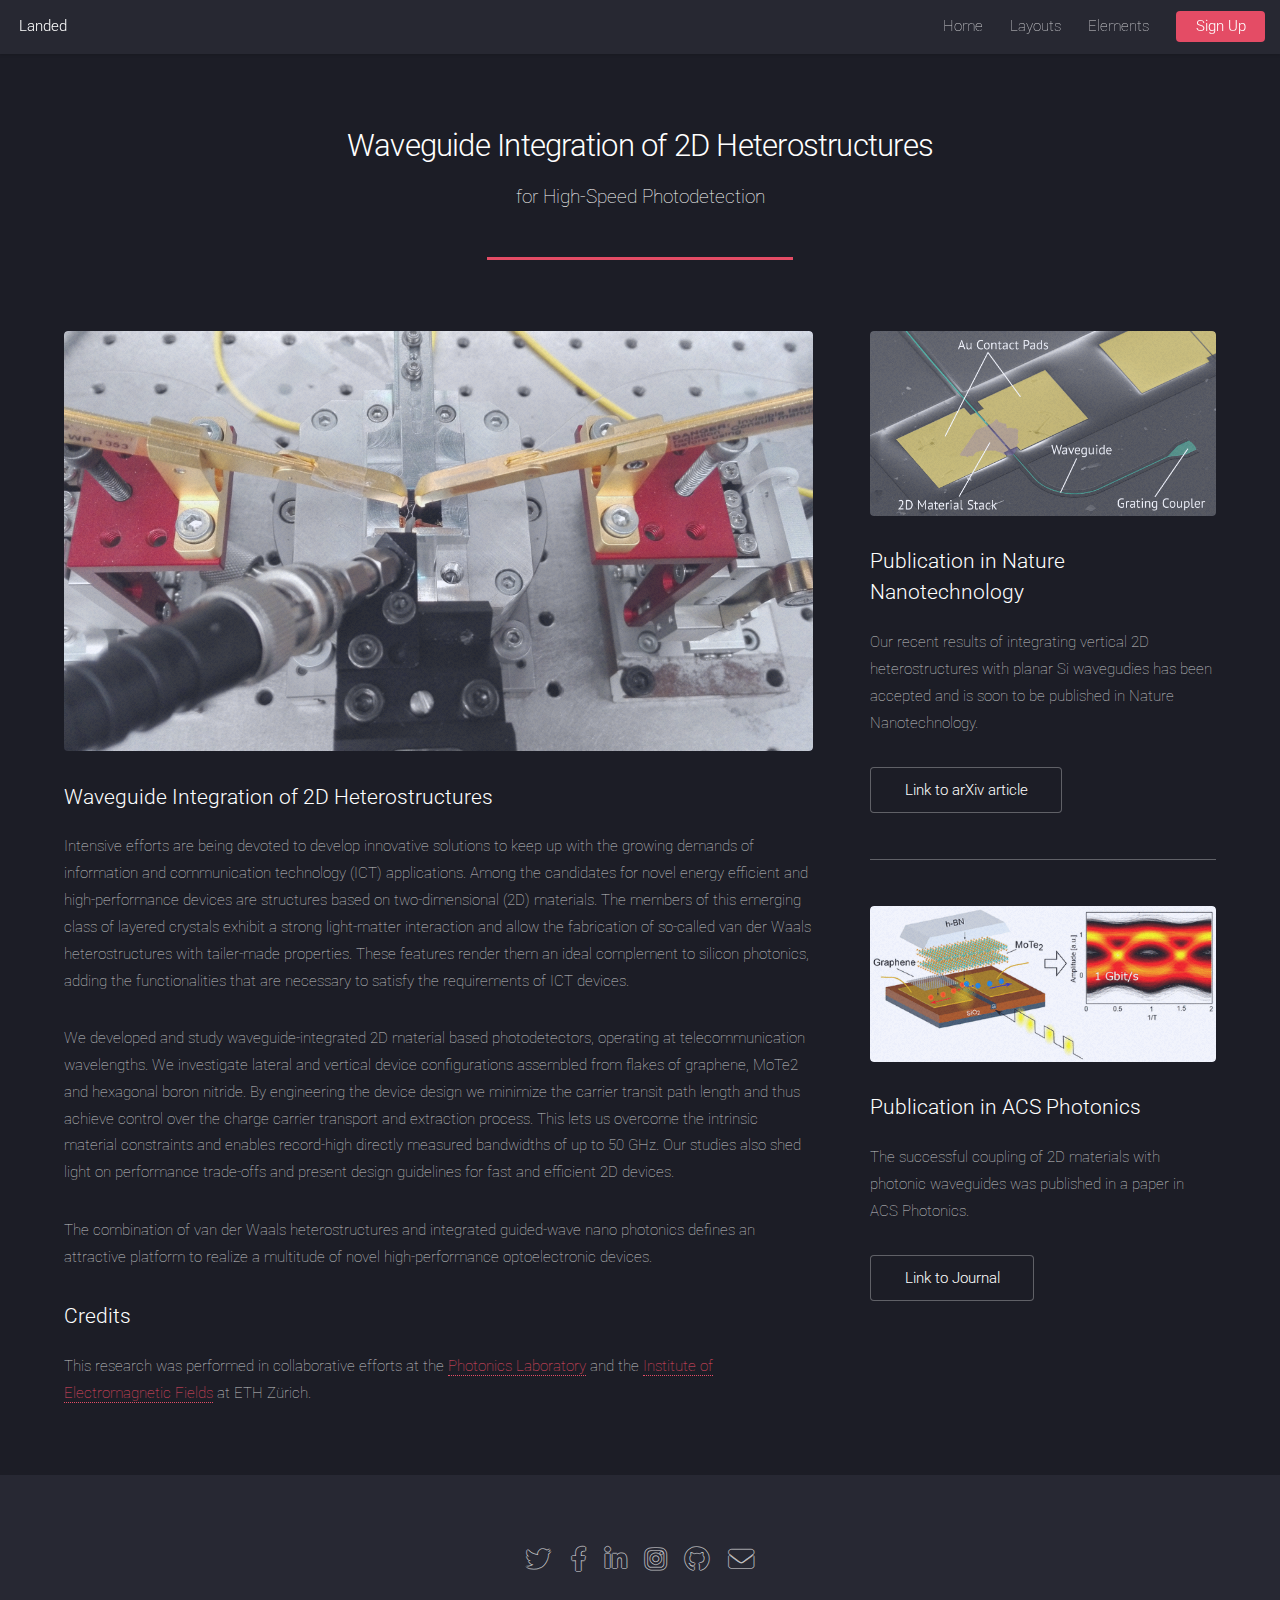
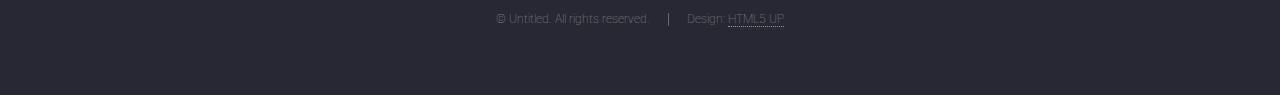
<file: Waveguide.html>
<!DOCTYPE HTML>
<!--
	Landed by HTML5 UP
	html5up.net | @ajlkn
	Free for personal and commercial use under the CCA 3.0 license (html5up.net/license)
-->
<html>
	<head>
		<title>Waveguide Integration</title>
		<meta charset="utf-8" />
		<meta name="viewport" content="width=device-width, initial-scale=1, user-scalable=no" />
		<link rel="stylesheet" href="assets/css/main.css" />
		<noscript><link rel="stylesheet" href="assets/css/noscript.css" /></noscript>
	</head>
	<body class="is-preload">
		<div id="page-wrapper">

			<!-- Header -->
				<header id="header">
					<h1 id="logo"><a href="index.html">Landed</a></h1>
					<nav id="nav">
						<ul>
							<li><a href="index.html">Home</a></li>
							<li>
								<a href="#">Layouts</a>
								<ul>
									<li><a href="left-sidebar.html">Left Sidebar</a></li>
									<li><a href="right-sidebar.html">Right Sidebar</a></li>
									<li><a href="no-sidebar.html">No Sidebar</a></li>
									<li>
										<a href="#">Submenu</a>
										<ul>
											<li><a href="#">Option 1</a></li>
											<li><a href="#">Option 2</a></li>
											<li><a href="#">Option 3</a></li>
											<li><a href="#">Option 4</a></li>
										</ul>
									</li>
								</ul>
							</li>
							<li><a href="elements.html">Elements</a></li>
							<li><a href="#" class="button primary">Sign Up</a></li>
						</ul>
					</nav>
				</header>

			<!-- Main -->
				<div id="main" class="wrapper style1">
					<div class="container">
						<header class="major">
							<h2>Waveguide Integration of 2D Heterostructures</h2>
							<p>for High-Speed Photodetection</p>
						</header>
						<div class="row gtr-150">
							<div class="col-8 col-12-medium">

								<!-- Content -->
									<section id="content">
										<a href="#" class="image fit"><img src="images/highspeed_setup.jpg" alt="" /></a>
										<h3>Waveguide Integration of 2D Heterostructures</h3>
										<p>Intensive efforts are being devoted to develop innovative solutions to keep up with the growing demands of information and communication technology (ICT) applications. Among the candidates for novel energy efficient
												and high-performance devices are structures based on two-dimensional (2D) materials. The members of this emerging class of layered crystals exhibit a strong light-matter interaction and allow the fabrication of
												so-called van der Waals heterostructures with tailer-made properties. These features render them an ideal complement to silicon photonics, adding the functionalities that are necessary to satisfy the requirements of ICT devices.</p>
										</p>We developed and study waveguide-integrated 2D material based photodetectors, operating at telecommunication wavelengths. We investigate lateral and vertical device configurations assembled from flakes of graphene, MoTe2 and hexagonal boron nitride.
												By engineering the device design we minimize the carrier transit path length and thus achieve control over the charge carrier transport and extraction process. This lets us overcome the intrinsic material constraints and enables record-high directly
												measured bandwidths of up to 50 GHz. Our studies also shed light on performance trade-offs and present design guidelines for fast and efficient 2D devices.</p>
										</p>The combination of van der Waals heterostructures and integrated guided-wave nano photonics
												defines an attractive platform to realize a multitude of novel high-performance optoelectronic devices.</p>
										<h3>Credits</h3>
										<p>This research was performed in collaborative efforts at the <a href="https://www.photonics.ethz.ch/en/no_cache/home.html" >Photonics Laboratory</a> and the <a href="https://ief.ee.ethz.ch" >Institute of Electromagnetic Fields</a> at ETH Zürich.</p>
										
										
									</section>

							</div>
							<div class="col-4 col-12-medium">

								<!-- Sidebar -->
									<section id="sidebar">
										<section>
											<a href="#" class="image fit"><img src="images/evanescent_field_v1.png" alt="" /></a>
											<h3>Publication in Nature Nanotechnology</h3>
											<p> Our recent results of integrating vertical 2D heterostructures with planar Si wavegudies has been accepted and is soon to be published in Nature Nanotechnology.</p>
											<footer>
												<ul class="actions">
													<li><a href="https://arxiv.org/abs/1904.10287" class="button">Link to arXiv article</a></li>
												</ul>
											</footer>
										</section>
										<hr />
										<section>
											<a href="#" class="image fit"><img src="images/acs_paper_pic.gif" alt="" /></a>
											<h3>Publication in ACS Photonics</h3>
											<p>The successful coupling of 2D materials with photonic waveguides was published in a paper in ACS Photonics.</p>
											<footer>
												<ul class="actions">
													<li><a href="https://pubs.acs.org/doi/abs/10.1021/acsphotonics.8b00068" class="button">Link to Journal</a></li>
												</ul>
											</footer>
										</section>
									</section>

							</div>
						</div>
					</div>
				</div>

			<!-- Footer -->
				<footer id="footer">
					<ul class="icons">
						<li><a href="#" class="icon brands alt fa-twitter"><span class="label">Twitter</span></a></li>
						<li><a href="#" class="icon brands alt fa-facebook-f"><span class="label">Facebook</span></a></li>
						<li><a href="#" class="icon brands alt fa-linkedin-in"><span class="label">LinkedIn</span></a></li>
						<li><a href="#" class="icon brands alt fa-instagram"><span class="label">Instagram</span></a></li>
						<li><a href="#" class="icon brands alt fa-github"><span class="label">GitHub</span></a></li>
						<li><a href="#" class="icon solid alt fa-envelope"><span class="label">Email</span></a></li>
					</ul>
					<ul class="copyright">
						<li>&copy; Untitled. All rights reserved.</li><li>Design: <a href="http://html5up.net">HTML5 UP</a></li>
					</ul>
				</footer>

		</div>

		<!-- Scripts -->
			<script src="assets/js/jquery.min.js"></script>
			<script src="assets/js/jquery.scrolly.min.js"></script>
			<script src="assets/js/jquery.dropotron.min.js"></script>
			<script src="assets/js/jquery.scrollex.min.js"></script>
			<script src="assets/js/browser.min.js"></script>
			<script src="assets/js/breakpoints.min.js"></script>
			<script src="assets/js/util.js"></script>
			<script src="assets/js/main.js"></script>

	</body>
</html>
</file>
<file: assets/css/noscript.css>
/*
	Landed by HTML5 UP
	html5up.net | @ajlkn
	Free for personal and commercial use under the CCA 3.0 license (html5up.net/license)
*/

/* Loader */

	body.landing.is-preload:before {
		display: none;
	}

	body.landing.is-preload:after {
		display: none;
	}
</file>
<file: assets/css/main.css>
@import url("fontawesome-all.min.css");
@import url("https://fonts.googleapis.com/css?family=Roboto:100,300,100italic,300italic");

/*
	Landed by HTML5 UP
	html5up.net | @ajlkn
	Free for personal and commercial use under the CCA 3.0 license (html5up.net/license)
*/

html, body, div, span, applet, object,
iframe, h1, h2, h3, h4, h5, h6, p, blockquote,
pre, a, abbr, acronym, address, big, cite,
code, del, dfn, em, img, ins, kbd, q, s, samp,
small, strike, strong, sub, sup, tt, var, b,
u, i, center, dl, dt, dd, ol, ul, li, fieldset,
form, label, legend, table, caption, tbody,
tfoot, thead, tr, th, td, article, aside,
canvas, details, embed, figure, figcaption,
footer, header, hgroup, menu, nav, output, ruby,
section, summary, time, mark, audio, video {
	margin: 0;
	padding: 0;
	border: 0;
	font-size: 100%;
	font: inherit;
	vertical-align: baseline;}

article, aside, details, figcaption, figure,
footer, header, hgroup, menu, nav, section {
	display: block;}

body {
	line-height: 1;
}

ol, ul {
	list-style: none;
}

blockquote, q {
	quotes: none;
}

	blockquote:before, blockquote:after, q:before, q:after {
		content: '';
		content: none;
	}

table {
	border-collapse: collapse;
	border-spacing: 0;
}

body {
	-webkit-text-size-adjust: none;
}

mark {
	background-color: transparent;
	color: inherit;
}

input::-moz-focus-inner {
	border: 0;
	padding: 0;
}

input, select, textarea {
	-moz-appearance: none;
	-webkit-appearance: none;
	-ms-appearance: none;
	appearance: none;
}

/* Basic */

	html {
		box-sizing: border-box;
	}

	*, *:before, *:after {
		box-sizing: inherit;
	}

	html, body {
		background: #1c1d26;
	}

	body.is-preload *, body.is-preload *:before, body.is-preload *:after {
		-moz-animation: none !important;
		-webkit-animation: none !important;
		-ms-animation: none !important;
		animation: none !important;
		-moz-transition: none !important;
		-webkit-transition: none !important;
		-ms-transition: none !important;
		transition: none !important;
	}

	body, input, select, textarea {
		color: rgba(255, 255, 255, 0.75);
		font-family: "Roboto", Helvetica, sans-serif;
		font-size: 15pt;
		font-weight: 100;
		line-height: 1.75em;
	}

	a {
		-moz-transition: border-color 0.2s ease-in-out, color 0.2s ease-in-out;
		-webkit-transition: border-color 0.2s ease-in-out, color 0.2s ease-in-out;
		-ms-transition: border-color 0.2s ease-in-out, color 0.2s ease-in-out;
		transition: border-color 0.2s ease-in-out, color 0.2s ease-in-out;
		border-bottom: dotted 1px;
		color: #e44c65;
		text-decoration: none;
	}

		a:hover {
			color: #e44c65 !important;
			border-bottom-color: transparent;
		}

	strong, b {
		color: #ffffff;
		font-weight: 300;
	}

	em, i {
		font-style: italic;
	}

	p {
		margin: 0 0 2em 0;
	}

	h1, h2, h3, h4, h5, h6 {
		color: #ffffff;
		font-weight: 300;
		line-height: 1em;
		margin: 0 0 1em 0;
	}

		h1 a, h2 a, h3 a, h4 a, h5 a, h6 a {
			color: inherit;
			border: 0;
		}

	h2 {
		font-size: 2em;
		line-height: 1.5em;
		letter-spacing: -0.025em;
	}

	h3 {
		font-size: 1.35em;
		line-height: 1.5em;
	}

	h4 {
		font-size: 1.1em;
		line-height: 1.5em;
	}

	h5 {
		font-size: 0.9em;
		line-height: 1.5em;
	}

	h6 {
		font-size: 0.7em;
		line-height: 1.5em;
	}

	sub {
		font-size: 0.8em;
		position: relative;
		top: 0.5em;
	}

	sup {
		font-size: 0.8em;
		position: relative;
		top: -0.5em;
	}

	hr {
		border: 0;
		border-bottom: solid 1px rgba(255, 255, 255, 0.3);
		margin: 3em 0;
	}

		hr.major {
			margin: 4em 0;
		}

	blockquote {
		border-left: solid 4px rgba(255, 255, 255, 0.3);
		font-style: italic;
		margin: 0 0 2em 0;
		padding: 0.5em 0 0.5em 2em;
	}

	code {
		background: rgba(255, 255, 255, 0.075);
		border-radius: 4px;
		font-family: "Courier New", monospace;
		font-size: 0.9em;
		margin: 0 0.25em;
		padding: 0.25em 0.65em;
	}

	pre {
		-webkit-overflow-scrolling: touch;
		font-family: "Courier New", monospace;
		font-size: 0.9em;
		margin: 0 0 2em 0;
	}

		pre code {
			display: block;
			line-height: 1.75em;
			padding: 1em 1.5em;
			overflow-x: auto;
		}

	.align-left {
		text-align: left;
	}

	.align-center {
		text-align: center;
	}

	.align-right {
		text-align: right;
	}

/* Loader */

	@-moz-keyframes spinner-show {
		0% {
			opacity: 0;
		}

		100% {
			opacity: 1;
		}
	}

	@-webkit-keyframes spinner-show {
		0% {
			opacity: 0;
		}

		100% {
			opacity: 1;
		}
	}

	@-ms-keyframes spinner-show {
		0% {
			opacity: 0;
		}

		100% {
			opacity: 1;
		}
	}

	@keyframes spinner-show {
		0% {
			opacity: 0;
		}

		100% {
			opacity: 1;
		}
	}

	@-moz-keyframes spinner-hide {
		0% {
			color: rgba(255, 255, 255, 0.15);
			z-index: 100001;
			-moz-transform: scale(1) rotate(0deg);
			-webkit-transform: scale(1) rotate(0deg);
			-ms-transform: scale(1) rotate(0deg);
			transform: scale(1) rotate(0deg);
		}

		99% {
			color: #1c1d26;
			z-index: 100001;
			-moz-transform: scale(0.5) rotate(360deg);
			-webkit-transform: scale(0.5) rotate(360deg);
			-ms-transform: scale(0.5) rotate(360deg);
			transform: scale(0.5) rotate(360deg);
		}

		100% {
			color: #1c1d26;
			z-index: -1;
			-moz-transform: scale(0.5) rotate(360deg);
			-webkit-transform: scale(0.5) rotate(360deg);
			-ms-transform: scale(0.5) rotate(360deg);
			transform: scale(0.5) rotate(360deg);
		}
	}

	@-webkit-keyframes spinner-hide {
		0% {
			color: rgba(255, 255, 255, 0.15);
			z-index: 100001;
			-moz-transform: scale(1) rotate(0deg);
			-webkit-transform: scale(1) rotate(0deg);
			-ms-transform: scale(1) rotate(0deg);
			transform: scale(1) rotate(0deg);
		}

		99% {
			color: #1c1d26;
			z-index: 100001;
			-moz-transform: scale(0.5) rotate(360deg);
			-webkit-transform: scale(0.5) rotate(360deg);
			-ms-transform: scale(0.5) rotate(360deg);
			transform: scale(0.5) rotate(360deg);
		}

		100% {
			color: #1c1d26;
			z-index: -1;
			-moz-transform: scale(0.5) rotate(360deg);
			-webkit-transform: scale(0.5) rotate(360deg);
			-ms-transform: scale(0.5) rotate(360deg);
			transform: scale(0.5) rotate(360deg);
		}
	}

	@-ms-keyframes spinner-hide {
		0% {
			color: rgba(255, 255, 255, 0.15);
			z-index: 100001;
			-moz-transform: scale(1) rotate(0deg);
			-webkit-transform: scale(1) rotate(0deg);
			-ms-transform: scale(1) rotate(0deg);
			transform: scale(1) rotate(0deg);
		}

		99% {
			color: #1c1d26;
			z-index: 100001;
			-moz-transform: scale(0.5) rotate(360deg);
			-webkit-transform: scale(0.5) rotate(360deg);
			-ms-transform: scale(0.5) rotate(360deg);
			transform: scale(0.5) rotate(360deg);
		}

		100% {
			color: #1c1d26;
			z-index: -1;
			-moz-transform: scale(0.5) rotate(360deg);
			-webkit-transform: scale(0.5) rotate(360deg);
			-ms-transform: scale(0.5) rotate(360deg);
			transform: scale(0.5) rotate(360deg);
		}
	}

	@keyframes spinner-hide {
		0% {
			color: rgba(255, 255, 255, 0.15);
			z-index: 100001;
			-moz-transform: scale(1) rotate(0deg);
			-webkit-transform: scale(1) rotate(0deg);
			-ms-transform: scale(1) rotate(0deg);
			transform: scale(1) rotate(0deg);
		}

		99% {
			color: #1c1d26;
			z-index: 100001;
			-moz-transform: scale(0.5) rotate(360deg);
			-webkit-transform: scale(0.5) rotate(360deg);
			-ms-transform: scale(0.5) rotate(360deg);
			transform: scale(0.5) rotate(360deg);
		}

		100% {
			color: #1c1d26;
			z-index: -1;
			-moz-transform: scale(0.5) rotate(360deg);
			-webkit-transform: scale(0.5) rotate(360deg);
			-ms-transform: scale(0.5) rotate(360deg);
			transform: scale(0.5) rotate(360deg);
		}
	}

	@-moz-keyframes spinner-rotate {
		0% {
			-moz-transform: scale(1) rotate(0deg);
			-webkit-transform: scale(1) rotate(0deg);
			-ms-transform: scale(1) rotate(0deg);
			transform: scale(1) rotate(0deg);
		}

		100% {
			-moz-transform: scale(1) rotate(360deg);
			-webkit-transform: scale(1) rotate(360deg);
			-ms-transform: scale(1) rotate(360deg);
			transform: scale(1) rotate(360deg);
		}
	}

	@-webkit-keyframes spinner-rotate {
		0% {
			-moz-transform: scale(1) rotate(0deg);
			-webkit-transform: scale(1) rotate(0deg);
			-ms-transform: scale(1) rotate(0deg);
			transform: scale(1) rotate(0deg);
		}

		100% {
			-moz-transform: scale(1) rotate(360deg);
			-webkit-transform: scale(1) rotate(360deg);
			-ms-transform: scale(1) rotate(360deg);
			transform: scale(1) rotate(360deg);
		}
	}

	@-ms-keyframes spinner-rotate {
		0% {
			-moz-transform: scale(1) rotate(0deg);
			-webkit-transform: scale(1) rotate(0deg);
			-ms-transform: scale(1) rotate(0deg);
			transform: scale(1) rotate(0deg);
		}

		100% {
			-moz-transform: scale(1) rotate(360deg);
			-webkit-transform: scale(1) rotate(360deg);
			-ms-transform: scale(1) rotate(360deg);
			transform: scale(1) rotate(360deg);
		}
	}

	@keyframes spinner-rotate {
		0% {
			-moz-transform: scale(1) rotate(0deg);
			-webkit-transform: scale(1) rotate(0deg);
			-ms-transform: scale(1) rotate(0deg);
			transform: scale(1) rotate(0deg);
		}

		100% {
			-moz-transform: scale(1) rotate(360deg);
			-webkit-transform: scale(1) rotate(360deg);
			-ms-transform: scale(1) rotate(360deg);
			transform: scale(1) rotate(360deg);
		}
	}

	@-moz-keyframes overlay-hide {
		0% {
			opacity: 1;
			z-index: 100000;
		}

		15% {
			opacity: 1;
			z-index: 100000;
		}

		99% {
			opacity: 0;
			z-index: 100000;
		}

		100% {
			opacity: 0;
			z-index: -1;
		}
	}

	@-webkit-keyframes overlay-hide {
		0% {
			opacity: 1;
			z-index: 100000;
		}

		15% {
			opacity: 1;
			z-index: 100000;
		}

		99% {
			opacity: 0;
			z-index: 100000;
		}

		100% {
			opacity: 0;
			z-index: -1;
		}
	}

	@-ms-keyframes overlay-hide {
		0% {
			opacity: 1;
			z-index: 100000;
		}

		15% {
			opacity: 1;
			z-index: 100000;
		}

		99% {
			opacity: 0;
			z-index: 100000;
		}

		100% {
			opacity: 0;
			z-index: -1;
		}
	}

	@keyframes overlay-hide {
		0% {
			opacity: 1;
			z-index: 100000;
		}

		15% {
			opacity: 1;
			z-index: 100000;
		}

		99% {
			opacity: 0;
			z-index: 100000;
		}

		100% {
			opacity: 0;
			z-index: -1;
		}
	}

	body.landing {
		text-decoration: none;
	}

		body.landing:before {
			-moz-osx-font-smoothing: grayscale;
			-webkit-font-smoothing: antialiased;
			display: inline-block;
			font-style: normal;
			font-variant: normal;
			text-rendering: auto;
			line-height: 1;
			text-transform: none !important;
			font-family: 'Font Awesome 5 Free';
			font-weight: 900;
		}

		body.landing:before {
			-moz-animation: spinner-show 1.5s 1 0.25s ease forwards, spinner-hide 0.25s ease-in-out forwards !important;
			-webkit-animation: spinner-show 1.5s 1 0.25s ease forwards, spinner-hide 0.25s ease-in-out forwards !important;
			-ms-animation: spinner-show 1.5s 1 0.25s ease forwards, spinner-hide 0.25s ease-in-out forwards !important;
			animation: spinner-show 1.5s 1 0.25s ease forwards, spinner-hide 0.25s ease-in-out forwards !important;
			-moz-transform-origin: 50% 50%;
			-webkit-transform-origin: 50% 50%;
			-ms-transform-origin: 50% 50%;
			transform-origin: 50% 50%;
			color: rgba(255, 255, 255, 0.15);
			content: '\f1ce';
			cursor: default;
			display: block;
			font-size: 2em;
			height: 2em;
			left: 50%;
			line-height: 2em;
			margin: -1em 0 0 -1em;
			opacity: 0;
			position: fixed;
			text-align: center;
			top: 50%;
			width: 2em;
			z-index: -1;
		}

		body.landing:after {
			-moz-animation: overlay-hide 1.5s ease-in forwards !important;
			-webkit-animation: overlay-hide 1.5s ease-in forwards !important;
			-ms-animation: overlay-hide 1.5s ease-in forwards !important;
			animation: overlay-hide 1.5s ease-in forwards !important;
			background: #1c1d26;
			content: '';
			display: block;
			height: 100%;
			left: 0;
			opacity: 0;
			position: fixed;
			top: 0;
			width: 100%;
			z-index: -1;
		}

		body.landing.is-preload:before {
			-moz-animation: spinner-show 1.5s 1 0.25s ease forwards, spinner-rotate 0.75s infinite linear !important;
			-webkit-animation: spinner-show 1.5s 1 0.25s ease forwards, spinner-rotate 0.75s infinite linear !important;
			-ms-animation: spinner-show 1.5s 1 0.25s ease forwards, spinner-rotate 0.75s infinite linear !important;
			animation: spinner-show 1.5s 1 0.25s ease forwards, spinner-rotate 0.75s infinite linear !important;
			z-index: 100001;
		}

		body.landing.is-preload:after {
			-moz-animation: none !important;
			-webkit-animation: none !important;
			-ms-animation: none !important;
			animation: none !important;
			opacity: 1;
			z-index: 100000;
		}

	@media (-webkit-min-device-pixel-ratio: 2) {

		body.landing:before {
			line-height: 2.025em;
		}

	}

/* Container */

	.container {
		margin: 0 auto;
		max-width: calc(100% - 4em);
		width: 70em;
	}

		.container.xsmall {
			width: 17.5em;
		}

		.container.small {
			width: 35em;
		}

		.container.medium {
			width: 52.5em;
		}

		.container.large {
			width: 87.5em;
		}

		.container.xlarge {
			width: 105em;
		}

		.container.max {
			width: 100%;
		}

		@media screen and (max-width: 1280px) {

			.container {
				width: 90%;
				max-width: 100%;
			}

		}

		@media screen and (max-width: 980px) {

			.container {
				width: 100% !important;
			}

		}

/* Row */

	.row {
		display: flex;
		flex-wrap: wrap;
		box-sizing: border-box;
		align-items: stretch;
	}

		.row > * {
			box-sizing: border-box;
		}

		.row.gtr-uniform > * > :last-child {
			margin-bottom: 0;
		}

		.row.aln-left {
			justify-content: flex-start;
		}

		.row.aln-center {
			justify-content: center;
		}

		.row.aln-right {
			justify-content: flex-end;
		}

		.row.aln-top {
			align-items: flex-start;
		}

		.row.aln-middle {
			align-items: center;
		}

		.row.aln-bottom {
			align-items: flex-end;
		}

		.row > .imp {
			order: -1;
		}

		.row > .col-1 {
			width: 8.33333%;
		}

		.row > .off-1 {
			margin-left: 8.33333%;
		}

		.row > .col-2 {
			width: 16.66667%;
		}

		.row > .off-2 {
			margin-left: 16.66667%;
		}

		.row > .col-3 {
			width: 25%;
		}

		.row > .off-3 {
			margin-left: 25%;
		}

		.row > .col-4 {
			width: 33.33333%;
		}

		.row > .off-4 {
			margin-left: 33.33333%;
		}

		.row > .col-5 {
			width: 41.66667%;
		}

		.row > .off-5 {
			margin-left: 41.66667%;
		}

		.row > .col-6 {
			width: 50%;
		}

		.row > .off-6 {
			margin-left: 50%;
		}

		.row > .col-7 {
			width: 58.33333%;
		}

		.row > .off-7 {
			margin-left: 58.33333%;
		}

		.row > .col-8 {
			width: 66.66667%;
		}

		.row > .off-8 {
			margin-left: 66.66667%;
		}

		.row > .col-9 {
			width: 75%;
		}

		.row > .off-9 {
			margin-left: 75%;
		}

		.row > .col-10 {
			width: 83.33333%;
		}

		.row > .off-10 {
			margin-left: 83.33333%;
		}

		.row > .col-11 {
			width: 91.66667%;
		}

		.row > .off-11 {
			margin-left: 91.66667%;
		}

		.row > .col-12 {
			width: 100%;
		}

		.row > .off-12 {
			margin-left: 100%;
		}

		.row.gtr-0 {
			margin-top: 0;
			margin-left: 0em;
		}

			.row.gtr-0 > * {
				padding: 0 0 0 0em;
			}

			.row.gtr-0.gtr-uniform {
				margin-top: 0em;
			}

				.row.gtr-0.gtr-uniform > * {
					padding-top: 0em;
				}

		.row.gtr-25 {
			margin-top: 0;
			margin-left: -0.625em;
		}

			.row.gtr-25 > * {
				padding: 0 0 0 0.625em;
			}

			.row.gtr-25.gtr-uniform {
				margin-top: -0.625em;
			}

				.row.gtr-25.gtr-uniform > * {
					padding-top: 0.625em;
				}

		.row.gtr-50 {
			margin-top: 0;
			margin-left: -1.25em;
		}

			.row.gtr-50 > * {
				padding: 0 0 0 1.25em;
			}

			.row.gtr-50.gtr-uniform {
				margin-top: -1.25em;
			}

				.row.gtr-50.gtr-uniform > * {
					padding-top: 1.25em;
				}

		.row {
			margin-top: 0;
			margin-left: -2.5em;
		}

			.row > * {
				padding: 0 0 0 2.5em;
			}

			.row.gtr-uniform {
				margin-top: -2.5em;
			}

				.row.gtr-uniform > * {
					padding-top: 2.5em;
				}

		.row.gtr-150 {
			margin-top: 0;
			margin-left: -3.75em;
		}

			.row.gtr-150 > * {
				padding: 0 0 0 3.75em;
			}

			.row.gtr-150.gtr-uniform {
				margin-top: -3.75em;
			}

				.row.gtr-150.gtr-uniform > * {
					padding-top: 3.75em;
				}

		.row.gtr-200 {
			margin-top: 0;
			margin-left: -5em;
		}

			.row.gtr-200 > * {
				padding: 0 0 0 5em;
			}

			.row.gtr-200.gtr-uniform {
				margin-top: -5em;
			}

				.row.gtr-200.gtr-uniform > * {
					padding-top: 5em;
				}

		@media screen and (max-width: 1680px) {

			.row {
				display: flex;
				flex-wrap: wrap;
				box-sizing: border-box;
				align-items: stretch;
			}

				.row > * {
					box-sizing: border-box;
				}

				.row.gtr-uniform > * > :last-child {
					margin-bottom: 0;
				}

				.row.aln-left {
					justify-content: flex-start;
				}

				.row.aln-center {
					justify-content: center;
				}

				.row.aln-right {
					justify-content: flex-end;
				}

				.row.aln-top {
					align-items: flex-start;
				}

				.row.aln-middle {
					align-items: center;
				}

				.row.aln-bottom {
					align-items: flex-end;
				}

				.row > .imp-xlarge {
					order: -1;
				}

				.row > .col-1-xlarge {
					width: 8.33333%;
				}

				.row > .off-1-xlarge {
					margin-left: 8.33333%;
				}

				.row > .col-2-xlarge {
					width: 16.66667%;
				}

				.row > .off-2-xlarge {
					margin-left: 16.66667%;
				}

				.row > .col-3-xlarge {
					width: 25%;
				}

				.row > .off-3-xlarge {
					margin-left: 25%;
				}

				.row > .col-4-xlarge {
					width: 33.33333%;
				}

				.row > .off-4-xlarge {
					margin-left: 33.33333%;
				}

				.row > .col-5-xlarge {
					width: 41.66667%;
				}

				.row > .off-5-xlarge {
					margin-left: 41.66667%;
				}

				.row > .col-6-xlarge {
					width: 50%;
				}

				.row > .off-6-xlarge {
					margin-left: 50%;
				}

				.row > .col-7-xlarge {
					width: 58.33333%;
				}

				.row > .off-7-xlarge {
					margin-left: 58.33333%;
				}

				.row > .col-8-xlarge {
					width: 66.66667%;
				}

				.row > .off-8-xlarge {
					margin-left: 66.66667%;
				}

				.row > .col-9-xlarge {
					width: 75%;
				}

				.row > .off-9-xlarge {
					margin-left: 75%;
				}

				.row > .col-10-xlarge {
					width: 83.33333%;
				}

				.row > .off-10-xlarge {
					margin-left: 83.33333%;
				}

				.row > .col-11-xlarge {
					width: 91.66667%;
				}

				.row > .off-11-xlarge {
					margin-left: 91.66667%;
				}

				.row > .col-12-xlarge {
					width: 100%;
				}

				.row > .off-12-xlarge {
					margin-left: 100%;
				}

				.row.gtr-0 {
					margin-top: 0;
					margin-left: 0em;
				}

					.row.gtr-0 > * {
						padding: 0 0 0 0em;
					}

					.row.gtr-0.gtr-uniform {
						margin-top: 0em;
					}

						.row.gtr-0.gtr-uniform > * {
							padding-top: 0em;
						}

				.row.gtr-25 {
					margin-top: 0;
					margin-left: -0.625em;
				}

					.row.gtr-25 > * {
						padding: 0 0 0 0.625em;
					}

					.row.gtr-25.gtr-uniform {
						margin-top: -0.625em;
					}

						.row.gtr-25.gtr-uniform > * {
							padding-top: 0.625em;
						}

				.row.gtr-50 {
					margin-top: 0;
					margin-left: -1.25em;
				}

					.row.gtr-50 > * {
						padding: 0 0 0 1.25em;
					}

					.row.gtr-50.gtr-uniform {
						margin-top: -1.25em;
					}

						.row.gtr-50.gtr-uniform > * {
							padding-top: 1.25em;
						}

				.row {
					margin-top: 0;
					margin-left: -2.5em;
				}

					.row > * {
						padding: 0 0 0 2.5em;
					}

					.row.gtr-uniform {
						margin-top: -2.5em;
					}

						.row.gtr-uniform > * {
							padding-top: 2.5em;
						}

				.row.gtr-150 {
					margin-top: 0;
					margin-left: -3.75em;
				}

					.row.gtr-150 > * {
						padding: 0 0 0 3.75em;
					}

					.row.gtr-150.gtr-uniform {
						margin-top: -3.75em;
					}

						.row.gtr-150.gtr-uniform > * {
							padding-top: 3.75em;
						}

				.row.gtr-200 {
					margin-top: 0;
					margin-left: -5em;
				}

					.row.gtr-200 > * {
						padding: 0 0 0 5em;
					}

					.row.gtr-200.gtr-uniform {
						margin-top: -5em;
					}

						.row.gtr-200.gtr-uniform > * {
							padding-top: 5em;
						}

		}

		@media screen and (max-width: 1280px) {

			.row {
				display: flex;
				flex-wrap: wrap;
				box-sizing: border-box;
				align-items: stretch;
			}

				.row > * {
					box-sizing: border-box;
				}

				.row.gtr-uniform > * > :last-child {
					margin-bottom: 0;
				}

				.row.aln-left {
					justify-content: flex-start;
				}

				.row.aln-center {
					justify-content: center;
				}

				.row.aln-right {
					justify-content: flex-end;
				}

				.row.aln-top {
					align-items: flex-start;
				}

				.row.aln-middle {
					align-items: center;
				}

				.row.aln-bottom {
					align-items: flex-end;
				}

				.row > .imp-large {
					order: -1;
				}

				.row > .col-1-large {
					width: 8.33333%;
				}

				.row > .off-1-large {
					margin-left: 8.33333%;
				}

				.row > .col-2-large {
					width: 16.66667%;
				}

				.row > .off-2-large {
					margin-left: 16.66667%;
				}

				.row > .col-3-large {
					width: 25%;
				}

				.row > .off-3-large {
					margin-left: 25%;
				}

				.row > .col-4-large {
					width: 33.33333%;
				}

				.row > .off-4-large {
					margin-left: 33.33333%;
				}

				.row > .col-5-large {
					width: 41.66667%;
				}

				.row > .off-5-large {
					margin-left: 41.66667%;
				}

				.row > .col-6-large {
					width: 50%;
				}

				.row > .off-6-large {
					margin-left: 50%;
				}

				.row > .col-7-large {
					width: 58.33333%;
				}

				.row > .off-7-large {
					margin-left: 58.33333%;
				}

				.row > .col-8-large {
					width: 66.66667%;
				}

				.row > .off-8-large {
					margin-left: 66.66667%;
				}

				.row > .col-9-large {
					width: 75%;
				}

				.row > .off-9-large {
					margin-left: 75%;
				}

				.row > .col-10-large {
					width: 83.33333%;
				}

				.row > .off-10-large {
					margin-left: 83.33333%;
				}

				.row > .col-11-large {
					width: 91.66667%;
				}

				.row > .off-11-large {
					margin-left: 91.66667%;
				}

				.row > .col-12-large {
					width: 100%;
				}

				.row > .off-12-large {
					margin-left: 100%;
				}

				.row.gtr-0 {
					margin-top: 0;
					margin-left: 0em;
				}

					.row.gtr-0 > * {
						padding: 0 0 0 0em;
					}

					.row.gtr-0.gtr-uniform {
						margin-top: 0em;
					}

						.row.gtr-0.gtr-uniform > * {
							padding-top: 0em;
						}

				.row.gtr-25 {
					margin-top: 0;
					margin-left: -0.625em;
				}

					.row.gtr-25 > * {
						padding: 0 0 0 0.625em;
					}

					.row.gtr-25.gtr-uniform {
						margin-top: -0.625em;
					}

						.row.gtr-25.gtr-uniform > * {
							padding-top: 0.625em;
						}

				.row.gtr-50 {
					margin-top: 0;
					margin-left: -1.25em;
				}

					.row.gtr-50 > * {
						padding: 0 0 0 1.25em;
					}

					.row.gtr-50.gtr-uniform {
						margin-top: -1.25em;
					}

						.row.gtr-50.gtr-uniform > * {
							padding-top: 1.25em;
						}

				.row {
					margin-top: 0;
					margin-left: -2.5em;
				}

					.row > * {
						padding: 0 0 0 2.5em;
					}

					.row.gtr-uniform {
						margin-top: -2.5em;
					}

						.row.gtr-uniform > * {
							padding-top: 2.5em;
						}

				.row.gtr-150 {
					margin-top: 0;
					margin-left: -3.75em;
				}

					.row.gtr-150 > * {
						padding: 0 0 0 3.75em;
					}

					.row.gtr-150.gtr-uniform {
						margin-top: -3.75em;
					}

						.row.gtr-150.gtr-uniform > * {
							padding-top: 3.75em;
						}

				.row.gtr-200 {
					margin-top: 0;
					margin-left: -5em;
				}

					.row.gtr-200 > * {
						padding: 0 0 0 5em;
					}

					.row.gtr-200.gtr-uniform {
						margin-top: -5em;
					}

						.row.gtr-200.gtr-uniform > * {
							padding-top: 5em;
						}

		}

		@media screen and (max-width: 980px) {

			.row {
				display: flex;
				flex-wrap: wrap;
				box-sizing: border-box;
				align-items: stretch;
			}

				.row > * {
					box-sizing: border-box;
				}

				.row.gtr-uniform > * > :last-child {
					margin-bottom: 0;
				}

				.row.aln-left {
					justify-content: flex-start;
				}

				.row.aln-center {
					justify-content: center;
				}

				.row.aln-right {
					justify-content: flex-end;
				}

				.row.aln-top {
					align-items: flex-start;
				}

				.row.aln-middle {
					align-items: center;
				}

				.row.aln-bottom {
					align-items: flex-end;
				}

				.row > .imp-medium {
					order: -1;
				}

				.row > .col-1-medium {
					width: 8.33333%;
				}

				.row > .off-1-medium {
					margin-left: 8.33333%;
				}

				.row > .col-2-medium {
					width: 16.66667%;
				}

				.row > .off-2-medium {
					margin-left: 16.66667%;
				}

				.row > .col-3-medium {
					width: 25%;
				}

				.row > .off-3-medium {
					margin-left: 25%;
				}

				.row > .col-4-medium {
					width: 33.33333%;
				}

				.row > .off-4-medium {
					margin-left: 33.33333%;
				}

				.row > .col-5-medium {
					width: 41.66667%;
				}

				.row > .off-5-medium {
					margin-left: 41.66667%;
				}

				.row > .col-6-medium {
					width: 50%;
				}

				.row > .off-6-medium {
					margin-left: 50%;
				}

				.row > .col-7-medium {
					width: 58.33333%;
				}

				.row > .off-7-medium {
					margin-left: 58.33333%;
				}

				.row > .col-8-medium {
					width: 66.66667%;
				}

				.row > .off-8-medium {
					margin-left: 66.66667%;
				}

				.row > .col-9-medium {
					width: 75%;
				}

				.row > .off-9-medium {
					margin-left: 75%;
				}

				.row > .col-10-medium {
					width: 83.33333%;
				}

				.row > .off-10-medium {
					margin-left: 83.33333%;
				}

				.row > .col-11-medium {
					width: 91.66667%;
				}

				.row > .off-11-medium {
					margin-left: 91.66667%;
				}

				.row > .col-12-medium {
					width: 100%;
				}

				.row > .off-12-medium {
					margin-left: 100%;
				}

				.row.gtr-0 {
					margin-top: 0;
					margin-left: 0em;
				}

					.row.gtr-0 > * {
						padding: 0 0 0 0em;
					}

					.row.gtr-0.gtr-uniform {
						margin-top: 0em;
					}

						.row.gtr-0.gtr-uniform > * {
							padding-top: 0em;
						}

				.row.gtr-25 {
					margin-top: 0;
					margin-left: -0.625em;
				}

					.row.gtr-25 > * {
						padding: 0 0 0 0.625em;
					}

					.row.gtr-25.gtr-uniform {
						margin-top: -0.625em;
					}

						.row.gtr-25.gtr-uniform > * {
							padding-top: 0.625em;
						}

				.row.gtr-50 {
					margin-top: 0;
					margin-left: -1.25em;
				}

					.row.gtr-50 > * {
						padding: 0 0 0 1.25em;
					}

					.row.gtr-50.gtr-uniform {
						margin-top: -1.25em;
					}

						.row.gtr-50.gtr-uniform > * {
							padding-top: 1.25em;
						}

				.row {
					margin-top: 0;
					margin-left: -2.5em;
				}

					.row > * {
						padding: 0 0 0 2.5em;
					}

					.row.gtr-uniform {
						margin-top: -2.5em;
					}

						.row.gtr-uniform > * {
							padding-top: 2.5em;
						}

				.row.gtr-150 {
					margin-top: 0;
					margin-left: -3.75em;
				}

					.row.gtr-150 > * {
						padding: 0 0 0 3.75em;
					}

					.row.gtr-150.gtr-uniform {
						margin-top: -3.75em;
					}

						.row.gtr-150.gtr-uniform > * {
							padding-top: 3.75em;
						}

				.row.gtr-200 {
					margin-top: 0;
					margin-left: -5em;
				}

					.row.gtr-200 > * {
						padding: 0 0 0 5em;
					}

					.row.gtr-200.gtr-uniform {
						margin-top: -5em;
					}

						.row.gtr-200.gtr-uniform > * {
							padding-top: 5em;
						}

		}

		@media screen and (max-width: 736px) {

			.row {
				display: flex;
				flex-wrap: wrap;
				box-sizing: border-box;
				align-items: stretch;
			}

				.row > * {
					box-sizing: border-box;
				}

				.row.gtr-uniform > * > :last-child {
					margin-bottom: 0;
				}

				.row.aln-left {
					justify-content: flex-start;
				}

				.row.aln-center {
					justify-content: center;
				}

				.row.aln-right {
					justify-content: flex-end;
				}

				.row.aln-top {
					align-items: flex-start;
				}

				.row.aln-middle {
					align-items: center;
				}

				.row.aln-bottom {
					align-items: flex-end;
				}

				.row > .imp-small {
					order: -1;
				}

				.row > .col-1-small {
					width: 8.33333%;
				}

				.row > .off-1-small {
					margin-left: 8.33333%;
				}

				.row > .col-2-small {
					width: 16.66667%;
				}

				.row > .off-2-small {
					margin-left: 16.66667%;
				}

				.row > .col-3-small {
					width: 25%;
				}

				.row > .off-3-small {
					margin-left: 25%;
				}

				.row > .col-4-small {
					width: 33.33333%;
				}

				.row > .off-4-small {
					margin-left: 33.33333%;
				}

				.row > .col-5-small {
					width: 41.66667%;
				}

				.row > .off-5-small {
					margin-left: 41.66667%;
				}

				.row > .col-6-small {
					width: 50%;
				}

				.row > .off-6-small {
					margin-left: 50%;
				}

				.row > .col-7-small {
					width: 58.33333%;
				}

				.row > .off-7-small {
					margin-left: 58.33333%;
				}

				.row > .col-8-small {
					width: 66.66667%;
				}

				.row > .off-8-small {
					margin-left: 66.66667%;
				}

				.row > .col-9-small {
					width: 75%;
				}

				.row > .off-9-small {
					margin-left: 75%;
				}

				.row > .col-10-small {
					width: 83.33333%;
				}

				.row > .off-10-small {
					margin-left: 83.33333%;
				}

				.row > .col-11-small {
					width: 91.66667%;
				}

				.row > .off-11-small {
					margin-left: 91.66667%;
				}

				.row > .col-12-small {
					width: 100%;
				}

				.row > .off-12-small {
					margin-left: 100%;
				}

				.row.gtr-0 {
					margin-top: 0;
					margin-left: 0em;
				}

					.row.gtr-0 > * {
						padding: 0 0 0 0em;
					}

					.row.gtr-0.gtr-uniform {
						margin-top: 0em;
					}

						.row.gtr-0.gtr-uniform > * {
							padding-top: 0em;
						}

				.row.gtr-25 {
					margin-top: 0;
					margin-left: -0.625em;
				}

					.row.gtr-25 > * {
						padding: 0 0 0 0.625em;
					}

					.row.gtr-25.gtr-uniform {
						margin-top: -0.625em;
					}

						.row.gtr-25.gtr-uniform > * {
							padding-top: 0.625em;
						}

				.row.gtr-50 {
					margin-top: 0;
					margin-left: -1.25em;
				}

					.row.gtr-50 > * {
						padding: 0 0 0 1.25em;
					}

					.row.gtr-50.gtr-uniform {
						margin-top: -1.25em;
					}

						.row.gtr-50.gtr-uniform > * {
							padding-top: 1.25em;
						}

				.row {
					margin-top: 0;
					margin-left: -2.5em;
				}

					.row > * {
						padding: 0 0 0 2.5em;
					}

					.row.gtr-uniform {
						margin-top: -2.5em;
					}

						.row.gtr-uniform > * {
							padding-top: 2.5em;
						}

				.row.gtr-150 {
					margin-top: 0;
					margin-left: -3.75em;
				}

					.row.gtr-150 > * {
						padding: 0 0 0 3.75em;
					}

					.row.gtr-150.gtr-uniform {
						margin-top: -3.75em;
					}

						.row.gtr-150.gtr-uniform > * {
							padding-top: 3.75em;
						}

				.row.gtr-200 {
					margin-top: 0;
					margin-left: -5em;
				}

					.row.gtr-200 > * {
						padding: 0 0 0 5em;
					}

					.row.gtr-200.gtr-uniform {
						margin-top: -5em;
					}

						.row.gtr-200.gtr-uniform > * {
							padding-top: 5em;
						}

		}

		@media screen and (max-width: 480px) {

			.row {
				display: flex;
				flex-wrap: wrap;
				box-sizing: border-box;
				align-items: stretch;
			}

				.row > * {
					box-sizing: border-box;
				}

				.row.gtr-uniform > * > :last-child {
					margin-bottom: 0;
				}

				.row.aln-left {
					justify-content: flex-start;
				}

				.row.aln-center {
					justify-content: center;
				}

				.row.aln-right {
					justify-content: flex-end;
				}

				.row.aln-top {
					align-items: flex-start;
				}

				.row.aln-middle {
					align-items: center;
				}

				.row.aln-bottom {
					align-items: flex-end;
				}

				.row > .imp-xsmall {
					order: -1;
				}

				.row > .col-1-xsmall {
					width: 8.33333%;
				}

				.row > .off-1-xsmall {
					margin-left: 8.33333%;
				}

				.row > .col-2-xsmall {
					width: 16.66667%;
				}

				.row > .off-2-xsmall {
					margin-left: 16.66667%;
				}

				.row > .col-3-xsmall {
					width: 25%;
				}

				.row > .off-3-xsmall {
					margin-left: 25%;
				}

				.row > .col-4-xsmall {
					width: 33.33333%;
				}

				.row > .off-4-xsmall {
					margin-left: 33.33333%;
				}

				.row > .col-5-xsmall {
					width: 41.66667%;
				}

				.row > .off-5-xsmall {
					margin-left: 41.66667%;
				}

				.row > .col-6-xsmall {
					width: 50%;
				}

				.row > .off-6-xsmall {
					margin-left: 50%;
				}

				.row > .col-7-xsmall {
					width: 58.33333%;
				}

				.row > .off-7-xsmall {
					margin-left: 58.33333%;
				}

				.row > .col-8-xsmall {
					width: 66.66667%;
				}

				.row > .off-8-xsmall {
					margin-left: 66.66667%;
				}

				.row > .col-9-xsmall {
					width: 75%;
				}

				.row > .off-9-xsmall {
					margin-left: 75%;
				}

				.row > .col-10-xsmall {
					width: 83.33333%;
				}

				.row > .off-10-xsmall {
					margin-left: 83.33333%;
				}

				.row > .col-11-xsmall {
					width: 91.66667%;
				}

				.row > .off-11-xsmall {
					margin-left: 91.66667%;
				}

				.row > .col-12-xsmall {
					width: 100%;
				}

				.row > .off-12-xsmall {
					margin-left: 100%;
				}

				.row.gtr-0 {
					margin-top: 0;
					margin-left: 0em;
				}

					.row.gtr-0 > * {
						padding: 0 0 0 0em;
					}

					.row.gtr-0.gtr-uniform {
						margin-top: 0em;
					}

						.row.gtr-0.gtr-uniform > * {
							padding-top: 0em;
						}

				.row.gtr-25 {
					margin-top: 0;
					margin-left: -0.625em;
				}

					.row.gtr-25 > * {
						padding: 0 0 0 0.625em;
					}

					.row.gtr-25.gtr-uniform {
						margin-top: -0.625em;
					}

						.row.gtr-25.gtr-uniform > * {
							padding-top: 0.625em;
						}

				.row.gtr-50 {
					margin-top: 0;
					margin-left: -1.25em;
				}

					.row.gtr-50 > * {
						padding: 0 0 0 1.25em;
					}

					.row.gtr-50.gtr-uniform {
						margin-top: -1.25em;
					}

						.row.gtr-50.gtr-uniform > * {
							padding-top: 1.25em;
						}

				.row {
					margin-top: 0;
					margin-left: -2.5em;
				}

					.row > * {
						padding: 0 0 0 2.5em;
					}

					.row.gtr-uniform {
						margin-top: -2.5em;
					}

						.row.gtr-uniform > * {
							padding-top: 2.5em;
						}

				.row.gtr-150 {
					margin-top: 0;
					margin-left: -3.75em;
				}

					.row.gtr-150 > * {
						padding: 0 0 0 3.75em;
					}

					.row.gtr-150.gtr-uniform {
						margin-top: -3.75em;
					}

						.row.gtr-150.gtr-uniform > * {
							padding-top: 3.75em;
						}

				.row.gtr-200 {
					margin-top: 0;
					margin-left: -5em;
				}

					.row.gtr-200 > * {
						padding: 0 0 0 5em;
					}

					.row.gtr-200.gtr-uniform {
						margin-top: -5em;
					}

						.row.gtr-200.gtr-uniform > * {
							padding-top: 5em;
						}

		}

/* Section/Article */

	section.special, article.special {
		text-align: center;
	}

	header p {
		color: #ffffff;
		position: relative;
		margin: 0 0 1.5em 0;
	}

	header h2 + p {
		font-size: 1.25em;
		margin-top: -1em;
		line-height: 1.75em;
	}

	header h3 + p {
		font-size: 1.1em;
		margin-top: -0.8em;
		line-height: 1.75em;
	}

	header h4 + p,
	header h5 + p,
	header h6 + p {
		font-size: 0.9em;
		margin-top: -0.6em;
		line-height: 1.5em;
	}

	header.major {
		margin: 0 0 4em 0;
		position: relative;
		text-align: center;
	}

		header.major:after {
			background: #e44c65;
			content: '';
			display: inline-block;
			height: 0.2em;
			max-width: 20em;
			width: 75%;
		}

	footer.major {
		margin: 4em 0 0 0;
	}

/* Form */

	form {
		margin: 0 0 2em 0;
	}

		form.cta {
			max-width: 35em;
			margin-left: auto;
			margin-right: auto;
		}

	label {
		color: #ffffff;
		display: block;
		font-size: 0.9em;
		font-weight: 300;
		margin: 0 0 1em 0;
	}

	input[type="text"],
	input[type="password"],
	input[type="email"],
	select,
	textarea {
		-moz-appearance: none;
		-webkit-appearance: none;
		-ms-appearance: none;
		appearance: none;
		-moz-transition: border-color 0.2s ease-in-out;
		-webkit-transition: border-color 0.2s ease-in-out;
		-ms-transition: border-color 0.2s ease-in-out;
		transition: border-color 0.2s ease-in-out;
		background: transparent;
		border-radius: 4px;
		border: solid 1px rgba(255, 255, 255, 0.3);
		color: inherit;
		display: block;
		outline: 0;
		padding: 0 1em;
		text-decoration: none;
		width: 100%;
	}

		input[type="text"]:invalid,
		input[type="password"]:invalid,
		input[type="email"]:invalid,
		select:invalid,
		textarea:invalid {
			box-shadow: none;
		}

		input[type="text"]:focus,
		input[type="password"]:focus,
		input[type="email"]:focus,
		select:focus,
		textarea:focus {
			border-color: #e44c65;
		}

	select {
		background-image: url("data:image/svg+xml;charset=utf8,%3Csvg xmlns='http://www.w3.org/2000/svg' width='40' height='40' preserveAspectRatio='none' viewBox='0 0 40 40'%3E%3Cpath d='M9.4,12.3l10.4,10.4l10.4-10.4c0.2-0.2,0.5-0.4,0.9-0.4c0.3,0,0.6,0.1,0.9,0.4l3.3,3.3c0.2,0.2,0.4,0.5,0.4,0.9 c0,0.4-0.1,0.6-0.4,0.9L20.7,31.9c-0.2,0.2-0.5,0.4-0.9,0.4c-0.3,0-0.6-0.1-0.9-0.4L4.3,17.3c-0.2-0.2-0.4-0.5-0.4-0.9 c0-0.4,0.1-0.6,0.4-0.9l3.3-3.3c0.2-0.2,0.5-0.4,0.9-0.4S9.1,12.1,9.4,12.3z' fill='rgba(255, 255, 255, 0.3)' /%3E%3C/svg%3E");
		background-size: 1.25rem;
		background-repeat: no-repeat;
		background-position: calc(100% - 1rem) center;
		height: 3em;
		padding-right: 3em;
		text-overflow: ellipsis;
	}

		select option {
			color: #ffffff;
			background: #1c1d26;
		}

		select:focus::-ms-value {
			background-color: transparent;
		}

		select::-ms-expand {
			display: none;
		}

	input[type="text"],
	input[type="password"],
	input[type="email"],
	select {
		height: 3em;
	}

	textarea {
		padding: 0.75em 1em;
	}

	input[type="checkbox"],
	input[type="radio"] {
		-moz-appearance: none;
		-webkit-appearance: none;
		-ms-appearance: none;
		appearance: none;
		display: block;
		float: left;
		margin-right: -2em;
		opacity: 0;
		width: 1em;
		z-index: -1;
	}

		input[type="checkbox"] + label,
		input[type="radio"] + label {
			text-decoration: none;
			color: rgba(255, 255, 255, 0.75);
			cursor: pointer;
			display: inline-block;
			font-size: 1em;
			font-weight: 100;
			padding-left: 2.55em;
			padding-right: 0.75em;
			position: relative;
		}

			input[type="checkbox"] + label:before,
			input[type="radio"] + label:before {
				-moz-osx-font-smoothing: grayscale;
				-webkit-font-smoothing: antialiased;
				display: inline-block;
				font-style: normal;
				font-variant: normal;
				text-rendering: auto;
				line-height: 1;
				text-transform: none !important;
				font-family: 'Font Awesome 5 Free';
				font-weight: 900;
			}

			input[type="checkbox"] + label:before,
			input[type="radio"] + label:before {
				border-radius: 4px;
				border: solid 1px rgba(255, 255, 255, 0.3);
				content: '';
				display: inline-block;
				font-size: 0.8em;
				height: 2.25em;
				left: 0;
				line-height: 2.25em;
				position: absolute;
				text-align: center;
				top: 0;
				width: 2.25em;
			}

		input[type="checkbox"]:checked + label:before,
		input[type="radio"]:checked + label:before {
			background: rgba(255, 255, 255, 0.25);
			color: #ffffff;
			content: '\f00c';
		}

		input[type="checkbox"]:focus + label:before,
		input[type="radio"]:focus + label:before {
			border-color: #e44c65;
		}

	input[type="checkbox"] + label:before {
		border-radius: 4px;
	}

	input[type="radio"] + label:before {
		border-radius: 100%;
	}

	::-webkit-input-placeholder {
		color: rgba(255, 255, 255, 0.5) !important;
		opacity: 1.0;
	}

	:-moz-placeholder {
		color: rgba(255, 255, 255, 0.5) !important;
		opacity: 1.0;
	}

	::-moz-placeholder {
		color: rgba(255, 255, 255, 0.5) !important;
		opacity: 1.0;
	}

	:-ms-input-placeholder {
		color: rgba(255, 255, 255, 0.5) !important;
		opacity: 1.0;
	}

/* Box */

	.box {
		border-radius: 4px;
		border: solid 1px rgba(255, 255, 255, 0.3);
		margin-bottom: 2em;
		padding: 1.5em;
	}

		.box > :last-child,
		.box > :last-child > :last-child,
		.box > :last-child > :last-child > :last-child {
			margin-bottom: 0;
		}

		.box.alt {
			border: 0;
			border-radius: 0;
			padding: 0;
		}

/* Icon */

	.icon {
		text-decoration: none;
		border-bottom: none;
		position: relative;
	}

		.icon:before {
			-moz-osx-font-smoothing: grayscale;
			-webkit-font-smoothing: antialiased;
			display: inline-block;
			font-style: normal;
			font-variant: normal;
			text-rendering: auto;
			line-height: 1;
			text-transform: none !important;
			font-family: 'Font Awesome 5 Free';
			font-weight: 400;
		}

		.icon > .label {
			display: none;
		}

		.icon:before {
			line-height: inherit;
		}

		.icon.solid:before {
			font-weight: 900 !important;
		}

		.icon.brands:before {
			font-family: 'Font Awesome 5 Brands' !important;
		}

		.icon.alt {
			text-decoration: none;
		}

			.icon.alt:before {
				-moz-osx-font-smoothing: grayscale;
				-webkit-font-smoothing: antialiased;
				display: inline-block;
				font-style: normal;
				font-variant: normal;
				text-rendering: auto;
				line-height: 1;
				text-transform: none !important;
				font-family: 'Font Awesome 5 Free';
				font-weight: 400;
			}

			.icon.alt:before {
				color: #1c1d26 !important;
				text-shadow: 1px 0 0 #ffffff, -1px 0 0 #ffffff, 0 1px 0 #ffffff, 0 -1px 0 #ffffff;
			}

		.icon.major {
			background: #272833;
			border-radius: 100%;
			cursor: default;
			display: inline-block;
			height: 6em;
			line-height: 5.65em;
			margin: 0 0 2em 0;
			text-align: center;
			width: 6em;
		}

			.icon.major:before {
				font-size: 2.25em;
			}

			.icon.major.alt {
				text-decoration: none;
			}

				.icon.major.alt:before {
					-moz-osx-font-smoothing: grayscale;
					-webkit-font-smoothing: antialiased;
					display: inline-block;
					font-style: normal;
					font-variant: normal;
					text-rendering: auto;
					line-height: 1;
					text-transform: none !important;
					font-family: 'Font Awesome 5 Free';
					font-weight: 400;
				}

				.icon.major.alt:before {
					color: #272833 !important;
					text-shadow: 1px 0 0 #ffffff, -1px 0 0 #ffffff, 0 1px 0 #ffffff, 0 -1px 0 #ffffff;
				}

/* Image */

	.image {
		border-radius: 4px;
		border: 0;
		display: inline-block;
		position: relative;
		overflow: hidden;
	}

		.image:before {
			content: '';
			display: block;
			position: absolute;
			left: 0;
			top: 0;
			background-image: url("images/overlay.png");
			width: 100%;
			height: 100%;
			z-index: 1;
		}

		.image img {
			border-radius: 4px;
			display: block;
		}

		.image.left {
			float: left;
			margin: 0 1.5em 1em 0;
			top: 0.25em;
		}

		.image.right {
			float: right;
			margin: 0 0 1em 1.5em;
			top: 0.25em;
		}

		.image.left, .image.right {
			max-width: 40%;
		}

			.image.left img, .image.right img {
				width: 100%;
			}

		.image.fit {
			display: block;
			margin: 0 0 2em 0;
			width: 100%;
		}

			.image.fit img {
				width: 100%;
			}

/* List */

	ol {
		list-style: decimal;
		margin: 0 0 2em 0;
		padding-left: 1.25em;
	}

		ol li {
			padding-left: 0.25em;
		}

	ul {
		list-style: disc;
		margin: 0 0 2em 0;
		padding-left: 1em;
	}

		ul li {
			padding-left: 0.5em;
		}

		ul.alt {
			list-style: none;
			padding-left: 0;
		}

			ul.alt li {
				border-top: solid 1px rgba(255, 255, 255, 0.3);
				padding: 0.5em 0;
			}

				ul.alt li:first-child {
					border-top: 0;
					padding-top: 0;
				}

	dl {
		margin: 0 0 2em 0;
	}

/* Icons */

	ul.icons {
		cursor: default;
		list-style: none;
		padding-left: 0;
	}

		ul.icons li {
			display: inline-block;
			height: 2.5em;
			line-height: 2.5em;
			padding: 0 0.5em;
		}

			ul.icons li .icon {
				font-size: 0.8em;
			}

				ul.icons li .icon:before {
					font-size: 2em;
				}

/* Actions */

	ul.actions {
		display: -moz-flex;
		display: -webkit-flex;
		display: -ms-flex;
		display: flex;
		cursor: default;
		list-style: none;
		margin-left: -1em;
		padding-left: 0;
	}

		ul.actions li {
			padding: 0 0 0 1em;
			vertical-align: middle;
		}

		ul.actions.special {
			-moz-justify-content: center;
			-webkit-justify-content: center;
			-ms-justify-content: center;
			justify-content: center;
			width: 100%;
			margin-left: 0;
		}

			ul.actions.special li:first-child {
				padding-left: 0;
			}

		ul.actions.stacked {
			-moz-flex-direction: column;
			-webkit-flex-direction: column;
			-ms-flex-direction: column;
			flex-direction: column;
			margin-left: 0;
		}

			ul.actions.stacked li {
				padding: 1.3em 0 0 0;
			}

				ul.actions.stacked li:first-child {
					padding-top: 0;
				}

		ul.actions.fit {
			width: calc(100% + 1em);
		}

			ul.actions.fit li {
				-moz-flex-grow: 1;
				-webkit-flex-grow: 1;
				-ms-flex-grow: 1;
				flex-grow: 1;
				-moz-flex-shrink: 1;
				-webkit-flex-shrink: 1;
				-ms-flex-shrink: 1;
				flex-shrink: 1;
				width: 100%;
			}

				ul.actions.fit li > * {
					width: 100%;
				}

			ul.actions.fit.stacked {
				width: 100%;
			}

		@media screen and (max-width: 480px) {

			ul.actions:not(.fixed) {
				-moz-flex-direction: column;
				-webkit-flex-direction: column;
				-ms-flex-direction: column;
				flex-direction: column;
				margin-left: 0;
				width: 100% !important;
			}

				ul.actions:not(.fixed) li {
					-moz-flex-grow: 1;
					-webkit-flex-grow: 1;
					-ms-flex-grow: 1;
					flex-grow: 1;
					-moz-flex-shrink: 1;
					-webkit-flex-shrink: 1;
					-ms-flex-shrink: 1;
					flex-shrink: 1;
					padding: 1em 0 0 0;
					text-align: center;
					width: 100%;
				}

					ul.actions:not(.fixed) li > * {
						width: 100%;
					}

					ul.actions:not(.fixed) li:first-child {
						padding-top: 0;
					}

					ul.actions:not(.fixed) li input[type="submit"],
					ul.actions:not(.fixed) li input[type="reset"],
					ul.actions:not(.fixed) li input[type="button"],
					ul.actions:not(.fixed) li button,
					ul.actions:not(.fixed) li .button {
						width: 100%;
					}

						ul.actions:not(.fixed) li input[type="submit"].icon:before,
						ul.actions:not(.fixed) li input[type="reset"].icon:before,
						ul.actions:not(.fixed) li input[type="button"].icon:before,
						ul.actions:not(.fixed) li button.icon:before,
						ul.actions:not(.fixed) li .button.icon:before {
							margin-left: -0.5em;
						}

		}

/* Table */

	.table-wrapper {
		-webkit-overflow-scrolling: touch;
		overflow-x: auto;
	}

	table {
		margin: 0 0 2em 0;
		width: 100%;
	}

		table tbody tr {
			border: solid 1px rgba(255, 255, 255, 0.3);
			border-left: 0;
			border-right: 0;
		}

			table tbody tr:nth-child(2n + 1) {
				background-color: rgba(255, 255, 255, 0.075);
			}

		table td {
			padding: 0.75em 0.75em;
		}

		table th {
			color: #ffffff;
			font-size: 0.9em;
			font-weight: 300;
			padding: 0 0.75em 0.75em 0.75em;
			text-align: left;
		}

		table thead {
			border-bottom: solid 1px rgba(255, 255, 255, 0.3);
		}

		table tfoot {
			border-top: solid 1px rgba(255, 255, 255, 0.3);
		}

		table.alt {
			border-collapse: separate;
		}

			table.alt tbody tr td {
				border: solid 1px rgba(255, 255, 255, 0.3);
				border-left-width: 0;
				border-top-width: 0;
			}

				table.alt tbody tr td:first-child {
					border-left-width: 1px;
				}

			table.alt tbody tr:first-child td {
				border-top-width: 1px;
			}

			table.alt thead {
				border-bottom: 0;
			}

			table.alt tfoot {
				border-top: 0;
			}

/* Button */

	input[type="submit"],
	input[type="reset"],
	input[type="button"],
	.button {
		-moz-appearance: none;
		-webkit-appearance: none;
		-ms-appearance: none;
		appearance: none;
		-moz-transition: background-color 0.2s ease-in-out, color 0.2s ease-in-out, box-shadow 0.2s ease-in-out;
		-webkit-transition: background-color 0.2s ease-in-out, color 0.2s ease-in-out, box-shadow 0.2s ease-in-out;
		-ms-transition: background-color 0.2s ease-in-out, color 0.2s ease-in-out, box-shadow 0.2s ease-in-out;
		transition: background-color 0.2s ease-in-out, color 0.2s ease-in-out, box-shadow 0.2s ease-in-out;
		background-color: transparent;
		border-radius: 4px;
		border: 0;
		box-shadow: inset 0 0 0 1px rgba(255, 255, 255, 0.3);
		color: #ffffff !important;
		cursor: pointer;
		display: inline-block;
		font-weight: 300;
		height: 3em;
		line-height: 3em;
		padding: 0 2.25em;
		text-align: center;
		text-decoration: none;
		white-space: nowrap;
	}

		input[type="submit"]:hover, input[type="submit"]:active,
		input[type="reset"]:hover,
		input[type="reset"]:active,
		input[type="button"]:hover,
		input[type="button"]:active,
		.button:hover,
		.button:active {
			box-shadow: inset 0 0 0 1px #e44c65;
			color: #e44c65 !important;
		}

		input[type="submit"]:active,
		input[type="reset"]:active,
		input[type="button"]:active,
		.button:active {
			background-color: rgba(228, 76, 101, 0.15);
		}

		input[type="submit"].icon:before,
		input[type="reset"].icon:before,
		input[type="button"].icon:before,
		.button.icon:before {
			margin-right: 0.5em;
		}

		input[type="submit"].fit,
		input[type="reset"].fit,
		input[type="button"].fit,
		.button.fit {
			width: 100%;
		}

		input[type="submit"].small,
		input[type="reset"].small,
		input[type="button"].small,
		.button.small {
			font-size: 0.8em;
		}

		input[type="submit"].large,
		input[type="reset"].large,
		input[type="button"].large,
		.button.large {
			font-size: 1.35em;
		}

		input[type="submit"].primary,
		input[type="reset"].primary,
		input[type="button"].primary,
		.button.primary {
			background-color: #e44c65;
			box-shadow: none;
			color: #ffffff !important;
		}

			input[type="submit"].primary:hover,
			input[type="reset"].primary:hover,
			input[type="button"].primary:hover,
			.button.primary:hover {
				background-color: #e76278;
			}

			input[type="submit"].primary:active,
			input[type="reset"].primary:active,
			input[type="button"].primary:active,
			.button.primary:active {
				background-color: #e13652;
			}

		input[type="submit"].disabled, input[type="submit"]:disabled,
		input[type="reset"].disabled,
		input[type="reset"]:disabled,
		input[type="button"].disabled,
		input[type="button"]:disabled,
		.button.disabled,
		.button:disabled {
			background-color: rgba(255, 255, 255, 0.3) !important;
			box-shadow: none !important;
			color: #ffffff !important;
			cursor: default;
			opacity: 0.25;
		}

/* Goto Next */

	.goto-next {
		border: 0;
		bottom: 0;
		display: block;
		height: 5em;
		left: 50%;
		margin: 0 0 0 -5em;
		overflow: hidden;
		position: absolute;
		text-indent: 10em;
		white-space: nowrap;
		width: 10em;
		z-index: 1;
	}

		.goto-next:before {
			background-image: url("images/arrow.svg");
			background-position: center center;
			background-repeat: no-repeat;
			background-size: contain;
			content: '';
			display: block;
			height: 1.5em;
			left: 50%;
			margin: -0.75em 0 0 -1em;
			position: absolute;
			top: 50%;
			width: 2em;
			z-index: 1;
		}

/* Spotlight */

	.spotlight {
		background-attachment: fixed;
		background-position: center center;
		background-size: cover;
		box-shadow: 0 0.25em 0.5em 0 rgba(0, 0, 0, 0.25);
		height: 100vh;
		overflow: hidden;
		position: relative;
	}

		.spotlight:nth-last-of-type(1) {
			z-index: 1;
		}

		.spotlight:nth-last-of-type(2) {
			z-index: 2;
		}

		.spotlight:nth-last-of-type(3) {
			z-index: 3;
		}

		.spotlight:nth-last-of-type(4) {
			z-index: 4;
		}

		.spotlight:nth-last-of-type(5) {
			z-index: 5;
		}

		.spotlight:nth-last-of-type(6) {
			z-index: 6;
		}

		.spotlight:nth-last-of-type(7) {
			z-index: 7;
		}

		.spotlight:nth-last-of-type(8) {
			z-index: 8;
		}

		.spotlight:nth-last-of-type(9) {
			z-index: 9;
		}

		.spotlight:nth-last-of-type(10) {
			z-index: 10;
		}

		.spotlight:nth-last-of-type(11) {
			z-index: 11;
		}

		.spotlight:nth-last-of-type(12) {
			z-index: 12;
		}

		.spotlight:nth-last-of-type(13) {
			z-index: 13;
		}

		.spotlight:nth-last-of-type(14) {
			z-index: 14;
		}

		.spotlight:nth-last-of-type(15) {
			z-index: 15;
		}

		.spotlight:nth-last-of-type(16) {
			z-index: 16;
		}

		.spotlight:nth-last-of-type(17) {
			z-index: 17;
		}

		.spotlight:nth-last-of-type(18) {
			z-index: 18;
		}

		.spotlight:nth-last-of-type(19) {
			z-index: 19;
		}

		.spotlight:nth-last-of-type(20) {
			z-index: 20;
		}

		.spotlight:before {
			background-image: url("images/overlay.png");
			content: '';
			display: block;
			height: 100%;
			left: 0;
			top: 0;
			width: 100%;
		}

		.spotlight .image.main {
			display: none;
		}

			.spotlight .image.main img {
				position: relative;
			}

		.spotlight .content {
			-moz-transform: translate(0,0);
			-webkit-transform: translate(0,0);
			-ms-transform: translate(0,0);
			transform: translate(0,0);
			-moz-transition: -moz-transform 1s ease, opacity 1s ease;
			-webkit-transition: -webkit-transform 1s ease, opacity 1s ease;
			-ms-transition: -ms-transform 1s ease, opacity 1s ease;
			transition: transform 1s ease, opacity 1s ease;
			background: rgba(23, 24, 32, 0.95);
			border-style: solid;
			opacity: 1;
			position: absolute;
		}

		.spotlight .goto-next {
			-moz-transform: translate(0,0);
			-webkit-transform: translate(0,0);
			-ms-transform: translate(0,0);
			transform: translate(0,0);
			-moz-transition: -moz-transform 0.75s ease, opacity 1s ease-in;
			-webkit-transition: -webkit-transform 0.75s ease, opacity 1s ease-in;
			-ms-transition: -ms-transform 0.75s ease, opacity 1s ease-in;
			transition: transform 0.75s ease, opacity 1s ease-in;
			-moz-transition-delay: 0.5s;
			-webkit-transition-delay: 0.5s;
			-ms-transition-delay: 0.5s;
			transition-delay: 0.5s;
			opacity: 1;
		}

		.spotlight.top .content, .spotlight.bottom .content {
			left: 0;
			padding: 5.1em 0 3.1em 0;
			width: 100%;
		}

		.spotlight.top .content {
			border-bottom-width: 0.35em;
			top: 0;
		}

		.spotlight.bottom .content {
			border-top-width: 0.35em;
			bottom: 0;
		}

		.spotlight.left .content, .spotlight.right .content {
			height: 101%;
			padding: 6em 3em;
			top: 0;
			width: 28em;
		}

		.spotlight.left .content {
			border-right-width: 0.35em;
			left: 0;
		}

		.spotlight.right .content {
			border-left-width: 0.35em;
			right: 0;
		}

		.spotlight.style1 .content {
			border-color: #e44c65;
		}

		.spotlight.style2 .content {
			border-color: #5480f1;
		}

		.spotlight.style3 .content {
			border-color: #39c088;
		}

		.spotlight.inactive .content {
			opacity: 0;
		}

		.spotlight.inactive .goto-next {
			-moz-transform: translate(0,1.5em);
			-webkit-transform: translate(0,1.5em);
			-ms-transform: translate(0,1.5em);
			transform: translate(0,1.5em);
			opacity: 0;
		}

		.spotlight.inactive.top .content {
			-moz-transform: translate(0,-5em);
			-webkit-transform: translate(0,-5em);
			-ms-transform: translate(0,-5em);
			transform: translate(0,-5em);
		}

		.spotlight.inactive.bottom .content {
			-moz-transform: translate(0,5em);
			-webkit-transform: translate(0,5em);
			-ms-transform: translate(0,5em);
			transform: translate(0,5em);
		}

		.spotlight.inactive.left .content {
			-moz-transform: translate(-5em,0);
			-webkit-transform: translate(-5em,0);
			-ms-transform: translate(-5em,0);
			transform: translate(-5em,0);
		}

		.spotlight.inactive.right .content {
			-moz-transform: translate(5em,0);
			-webkit-transform: translate(5em,0);
			-ms-transform: translate(5em,0);
			transform: translate(5em,0);
		}

	body.is-touch .spotlight {
		background-attachment: scroll;
	}

/* Wrapper */

	.wrapper {
		padding: 6em 0 4em 0;
	}

		.wrapper.style2 {
			background: #e44c65;
		}

			.wrapper.style2 input[type="text"]:focus,
			.wrapper.style2 input[type="password"]:focus,
			.wrapper.style2 input[type="email"]:focus,
			.wrapper.style2 select:focus,
			.wrapper.style2 textarea:focus {
				border-color: rgba(255, 255, 255, 0.5);
			}

			.wrapper.style2 input[type="submit"]:hover, .wrapper.style2 input[type="submit"]:active,
			.wrapper.style2 input[type="reset"]:hover,
			.wrapper.style2 input[type="reset"]:active,
			.wrapper.style2 input[type="button"]:hover,
			.wrapper.style2 input[type="button"]:active,
			.wrapper.style2 .button:hover,
			.wrapper.style2 .button:active {
				background-color: rgba(255, 255, 255, 0.075) !important;
				box-shadow: inset 0 0 0 1px rgba(255, 255, 255, 0.5) !important;
				color: #ffffff !important;
			}

			.wrapper.style2 input[type="submit"]:active,
			.wrapper.style2 input[type="reset"]:active,
			.wrapper.style2 input[type="button"]:active,
			.wrapper.style2 .button:active {
				background-color: rgba(255, 255, 255, 0.25) !important;
			}

			.wrapper.style2 input[type="submit"].primary,
			.wrapper.style2 input[type="reset"].primary,
			.wrapper.style2 input[type="button"].primary,
			.wrapper.style2 .button.primary {
				background-color: #ffffff;
				color: #e44c65 !important;
			}

				.wrapper.style2 input[type="submit"].primary:hover, .wrapper.style2 input[type="submit"].primary:active,
				.wrapper.style2 input[type="reset"].primary:hover,
				.wrapper.style2 input[type="reset"].primary:active,
				.wrapper.style2 input[type="button"].primary:hover,
				.wrapper.style2 input[type="button"].primary:active,
				.wrapper.style2 .button.primary:hover,
				.wrapper.style2 .button.primary:active {
					background-color: rgba(255, 255, 255, 0.075) !important;
					box-shadow: inset 0 0 0 1px rgba(255, 255, 255, 0.5) !important;
					color: #ffffff !important;
				}

				.wrapper.style2 input[type="submit"].primary:active,
				.wrapper.style2 input[type="reset"].primary:active,
				.wrapper.style2 input[type="button"].primary:active,
				.wrapper.style2 .button.primary:active {
					background-color: rgba(255, 255, 255, 0.25) !important;
				}

		.wrapper.fade-down > .container {
			-moz-transform: translate(0,0);
			-webkit-transform: translate(0,0);
			-ms-transform: translate(0,0);
			transform: translate(0,0);
			-moz-transition: -moz-transform 1s ease, opacity 1s ease;
			-webkit-transition: -webkit-transform 1s ease, opacity 1s ease;
			-ms-transition: -ms-transform 1s ease, opacity 1s ease;
			transition: transform 1s ease, opacity 1s ease;
			opacity: 1;
		}

		.wrapper.fade-down.inactive > .container {
			-moz-transform: translate(0,-1em);
			-webkit-transform: translate(0,-1em);
			-ms-transform: translate(0,-1em);
			transform: translate(0,-1em);
			opacity: 0;
		}

		.wrapper.fade-up > .container {
			-moz-transform: translate(0,0);
			-webkit-transform: translate(0,0);
			-ms-transform: translate(0,0);
			transform: translate(0,0);
			-moz-transition: -moz-transform 1s ease, opacity 1s ease;
			-webkit-transition: -webkit-transform 1s ease, opacity 1s ease;
			-ms-transition: -ms-transform 1s ease, opacity 1s ease;
			transition: transform 1s ease, opacity 1s ease;
			opacity: 1;
		}

		.wrapper.fade-up.inactive > .container {
			-moz-transform: translate(0,1em);
			-webkit-transform: translate(0,1em);
			-ms-transform: translate(0,1em);
			transform: translate(0,1em);
			opacity: 0;
		}

		.wrapper.fade > .container {
			-moz-transition: opacity 1s ease;
			-webkit-transition: opacity 1s ease;
			-ms-transition: opacity 1s ease;
			transition: opacity 1s ease;
			opacity: 1;
		}

		.wrapper.fade.inactive > .container {
			opacity: 0;
		}

/* Dropotron */

	.dropotron {
		background: rgba(39, 40, 51, 0.965);
		border-radius: 4px;
		box-shadow: 0 0.075em 0.35em 0 rgba(0, 0, 0, 0.125);
		list-style: none;
		margin-top: calc(-0.25em + 1px);
		min-width: 12em;
		padding: 0.25em 0;
	}

		.dropotron > li {
			border-top: solid 1px rgba(255, 255, 255, 0.035);
			padding: 0;
		}

			.dropotron > li a, .dropotron > li span {
				border: 0;
				color: rgba(255, 255, 255, 0.75);
				display: block;
				padding: 0.1em 1em;
				text-decoration: none;
			}

			.dropotron > li:first-child {
				border-top: 0;
			}

			.dropotron > li.active > a, .dropotron > li.active > span {
				color: #e44c65;
			}

		.dropotron.level-0 {
			font-size: 0.8em;
			margin-top: 1em;
		}

			.dropotron.level-0:before {
				-moz-transform: rotate(45deg);
				-webkit-transform: rotate(45deg);
				-ms-transform: rotate(45deg);
				transform: rotate(45deg);
				background: #272833;
				content: '';
				display: block;
				height: 1em;
				position: absolute;
				right: 1.5em;
				top: -0.5em;
				width: 1em;
			}

	body.landing .dropotron.level-0 {
		margin-top: 0;
	}

/* Header */

	#page-wrapper {
		padding-top: 3.5em;
	}

	#header {
		background: rgba(39, 40, 51, 0.965);
		box-shadow: 0 0 0.25em 0 rgba(0, 0, 0, 0.25);
		cursor: default;
		height: 3.5em;
		left: 0;
		line-height: 3.5em;
		position: fixed;
		top: 0;
		width: 100%;
		z-index: 100;
	}

		#header h1 {
			height: inherit;
			left: 1.25em;
			line-height: inherit;
			margin: 0;
			position: absolute;
			top: 0;
		}

		#header nav {
			position: absolute;
			right: 1em;
			top: 0;
		}

			#header nav ul {
				margin: 0;
			}

				#header nav ul li {
					display: inline-block;
					margin-left: 1em;
				}

					#header nav ul li a, #header nav ul li span {
						border: 0;
						color: inherit;
						display: inline-block;
						height: inherit;
						line-height: inherit;
						outline: 0;
					}

						#header nav ul li a.button, #header nav ul li span.button {
							height: 2em;
							line-height: 2em;
							padding: 0 1.25em;
						}

						#header nav ul li a:not(.button):before, #header nav ul li span:not(.button):before {
							margin-right: 0.5em;
						}

					#header nav ul li.active > a, #header nav ul li.active > span {
						color: #e44c65;
					}

					#header nav ul li > ul {
						display: none;
					}

	body.landing #page-wrapper {
		padding-top: 0;
	}

	body.landing #header {
		background: transparent;
		box-shadow: none;
		position: absolute;
	}

/* Banner */

	#banner {
		background-attachment: fixed;
		background-color: #343649a1;
		background-image: url("../../images/DSCF2067.jpg");
		background-position: center center;
		background-size: cover;
		box-shadow: 0 0.25em 0.5em 0 rgba(0, 0, 0, 0.11);
		min-height: 100vh;
		position: relative;
		text-align: center;
		z-index: 21;
	}

		#banner:before {
			content: '';
			display: inline-block;
			height: 100vh;
			vertical-align: middle;
			width: 1%;
		}

		#banner:after {
			background-image: -moz-linear-gradient(top, rgba(23, 24, 32, 0.5), rgba(23, 24, 32, 0.5)), url("images/overlay.png");;
			background-image: -webkit-linear-gradient(top, rgba(23, 24, 32, 0.5), rgba(23, 24, 32, 0.5)), url("images/overlay.png");;
			background-image: -ms-linear-gradient(top, rgba(23, 24, 32, 0.5), rgba(23, 24, 32, 0.5)), url("images/overlay.png");;
			background-image: linear-gradient(top, rgba(23, 24, 32, 0.5), rgba(23, 24, 32, 0.5)), url("images/overlay.png");;
			content: '';
			display: block;
			height: 100%;
			left: 0;
			position: absolute;
			top: 0;
			width: 100%;
		}

		#banner .content {
			display: inline-block;
			margin-right: 1%;
			max-width: 95%;
			padding: 6em;
			position: relative;
			text-align: right;
			vertical-align: middle;
			z-index: 1;
		}

			#banner .content header {
				display: inline-block;
				vertical-align: middle;
			}

				#banner .content header h2 {
					font-size: 2.5em;
					margin: 0;
				}

				#banner .content header p {
					margin: 0.5em 0 0 0;
					top: 0;
				}

			#banner .content .image {
				border-radius: 100%;
				display: inline-block;
				height: 18em;
				margin-left: 3em;
				vertical-align: middle;
				width: 18em;
			}

				#banner .content .image img {
					border-radius: 100%;
					display: block;
					width: 100%;
				}

	body.is-touch #banner {
		background-attachment: scroll;
	}

/* Footer */

	#footer {
		background: #272833;
		padding: 6em 0;
		text-align: center;
	}

		#footer .icons .icon.alt {
			text-decoration: none;
		}

			#footer .icons .icon.alt:before {
				-moz-osx-font-smoothing: grayscale;
				-webkit-font-smoothing: antialiased;
				display: inline-block;
				font-style: normal;
				font-variant: normal;
				text-rendering: auto;
				line-height: 1;
				text-transform: none !important;
				font-family: 'Font Awesome 5 Free';
				font-weight: 400;
			}

			#footer .icons .icon.alt:before {
				color: #272833 !important;
				text-shadow: 1px 0 0 rgba(255, 255, 255, 0.5), -1px 0 0 rgba(255, 255, 255, 0.5), 0 1px 0 rgba(255, 255, 255, 0.5), 0 -1px 0 rgba(255, 255, 255, 0.5);
			}

		#footer .copyright {
			color: rgba(255, 255, 255, 0.5);
			font-size: 0.8em;
			line-height: 1em;
			margin: 2em 0 0 0;
			padding: 0;
			text-align: center;
		}

			#footer .copyright li {
				border-left: solid 1px rgba(255, 255, 255, 0.3);
				display: inline-block;
				list-style: none;
				margin-left: 1.5em;
				padding-left: 1.5em;
			}

				#footer .copyright li:first-child {
					border-left: 0;
					margin-left: 0;
					padding-left: 0;
				}

				#footer .copyright li a {
					color: inherit;
				}

/* XLarge */

	@media screen and (max-width: 1680px) {

		/* Basic */

			body, input, select, textarea {
				font-size: 13pt;
			}

	}

/* Large */

	@media screen and (max-width: 1280px) {

		/* Basic */

			body, input, select, textarea {
				font-size: 11.5pt;
			}

		/* Spotlight */

			.spotlight.top .content {
				padding: 3.825em 0 1.825em 0;
			}

			.spotlight.bottom .content {
				padding: 3.825em 0 2.95em 0;
			}

			.spotlight.left .content, .spotlight.right .content {
				padding: 4.5em 2.5em;
				width: 25em;
			}

		/* Wrapper */

			.wrapper {
				padding: 4.5em 0 2.5em 0;
			}

		/* Dropotron */

			.dropotron.level-0 {
				font-size: 1em;
			}

		/* Banner */

			#banner .content {
				padding: 4.5em;
			}

		/* Footer */

			#footer {
				padding: 4.5em 0;
			}

	}

/* Medium */

	@media screen and (max-width: 980px) {

		/* Basic */

			body, input, select, textarea {
				font-size: 12pt;
			}

		/* Spotlight */

			.spotlight {
				background-attachment: scroll;
				height: auto;
			}

				.spotlight .image.main {
					display: block;
					margin: 0;
					max-height: 40vh;
					overflow: hidden;
				}

				.spotlight .content {
					background-color: #1c1d26;
					border-width: 0 !important;
					border-top-width: 0.35em !important;
					bottom: auto !important;
					left: auto !important;
					padding: 4.5em 2.5em 2.5em 2.5em !important;
					position: relative;
					right: auto !important;
					text-align: center;
					top: auto !important;
					width: 100% !important;
				}

					.spotlight .content ul.actions {
						-moz-justify-content: center;
						-webkit-justify-content: center;
						-ms-justify-content: center;
						justify-content: center;
						width: 100%;
						margin-left: 0;
					}

						.spotlight .content ul.actions li:first-child {
							padding-left: 0;
						}

				.spotlight .goto-next {
					display: none;
				}

		/* Wrapper */

			.wrapper {
				padding: 4.5em 2.5em 2.5em 2.5em;
			}

		/* Banner */

			#banner {
				background-attachment: scroll;
			}

				#banner .goto-next {
					height: 7em;
				}

				#banner .content {
					padding: 9em 0;
					text-align: center;
				}

					#banner .content header {
						display: block;
						margin: 0 0 2em 0;
						text-align: center;
					}

					#banner .content .image {
						margin: 0;
					}

		/* Footer */

			#footer {
				padding: 4.5em 0;
			}

	}

/* Small */

	#navPanel, #titleBar {
		display: none;
	}

	@media screen and (max-width: 736px) {

		/* Basic */

			html, body {
				overflow-x: hidden;
			}

			body, input, select, textarea {
				font-size: 12pt;
			}

			h2 {
				font-size: 1.5em;
			}

			h3 {
				font-size: 1.2em;
			}

			h4 {
				font-size: 1em;
			}

		/* Section/Article */

			header p br {
				display: none;
			}

			header h2 + p {
				font-size: 1em;
			}

			header h3 + p {
				font-size: 1em;
			}

			header h4 + p,
			header h5 + p,
			header h6 + p {
				font-size: 0.9em;
			}

			header.major {
				margin: 0 0 2em 0;
			}

		/* Goto Next */

			.goto-next:before {
				height: 0.8em;
				margin: -0.4em 0 0 -0.6em;
				width: 1.2em;
			}

		/* Spotlight */

			.spotlight {
				box-shadow: 0 0.125em 0.5em 0 rgba(0, 0, 0, 0.25);
			}

				.spotlight .image.main {
					max-height: 60vh;
				}

				.spotlight .content {
					border-top-width: 0.2em !important;
					padding: 3.25em 1.5em 1.25em 1.5em !important;
				}

		/* Wrapper */

			.wrapper {
				padding: 3.25em 1.5em 1.25em 1.5em;
			}

		/* Header */

			#header {
				display: none;
			}

		/* Banner */

			#banner {
				box-shadow: 0 0.125em 0.5em 0 rgba(0, 0, 0, 0.25);
				min-height: calc(100vh - 44px);
			}

				#banner:before {
					height: calc(100vh - 44px);
				}

				#banner .content {
					padding: 4.0625em 1.5em 4.875em 1.5em;
				}

					#banner .content header h2 {
						font-size: 1.5em;
					}

					#banner .content .image {
						height: 9em;
						width: 9em;
					}

		/* Nav */

			#page-wrapper {
				-moz-backface-visibility: hidden;
				-webkit-backface-visibility: hidden;
				-ms-backface-visibility: hidden;
				backface-visibility: hidden;
				-moz-transition: -moz-transform 0.5s ease;
				-webkit-transition: -webkit-transform 0.5s ease;
				-ms-transition: -ms-transform 0.5s ease;
				transition: transform 0.5s ease;
				padding-bottom: 1px;
				padding-top: 44px !important;
			}

			#titleBar {
				-moz-backface-visibility: hidden;
				-webkit-backface-visibility: hidden;
				-ms-backface-visibility: hidden;
				backface-visibility: hidden;
				-moz-transition: -moz-transform 0.5s ease;
				-webkit-transition: -webkit-transform 0.5s ease;
				-ms-transition: -ms-transform 0.5s ease;
				transition: transform 0.5s ease;
				display: block;
				height: 44px;
				left: 0;
				position: fixed;
				top: 0;
				width: 100%;
				z-index: 10001;
				background: #272833;
				box-shadow: 0 0.125em 0.125em 0 rgba(0, 0, 0, 0.125);
			}

				#titleBar .title {
					color: #ffffff;
					display: block;
					font-weight: 300;
					height: 44px;
					line-height: 44px;
					text-align: center;
				}

					#titleBar .title a {
						color: inherit;
						border: 0;
					}

				#titleBar .toggle {
					text-decoration: none;
					height: 60px;
					left: 0;
					position: absolute;
					top: 0;
					width: 90px;
					outline: 0;
					border: 0;
				}

					#titleBar .toggle:before {
						-moz-osx-font-smoothing: grayscale;
						-webkit-font-smoothing: antialiased;
						display: inline-block;
						font-style: normal;
						font-variant: normal;
						text-rendering: auto;
						line-height: 1;
						text-transform: none !important;
						font-family: 'Font Awesome 5 Free';
						font-weight: 900;
					}

					#titleBar .toggle:before {
						background: #e44c65;
						color: rgba(255, 255, 255, 0.5);
						content: '\f0c9';
						display: block;
						font-size: 18px;
						height: 44px;
						left: 0;
						line-height: 44px;
						position: absolute;
						text-align: center;
						top: 0;
						width: 54px;
					}

			#navPanel {
				-moz-backface-visibility: hidden;
				-webkit-backface-visibility: hidden;
				-ms-backface-visibility: hidden;
				backface-visibility: hidden;
				-moz-transform: translateX(-275px);
				-webkit-transform: translateX(-275px);
				-ms-transform: translateX(-275px);
				transform: translateX(-275px);
				-moz-transition: -moz-transform 0.5s ease;
				-webkit-transition: -webkit-transform 0.5s ease;
				-ms-transition: -ms-transform 0.5s ease;
				transition: transform 0.5s ease;
				display: block;
				height: 100%;
				left: 0;
				overflow-y: auto;
				position: fixed;
				top: 0;
				width: 275px;
				z-index: 10002;
				background: #181920;
				padding: 0.75em 1.25em;
			}

				#navPanel .link {
					border: 0;
					border-top: solid 1px rgba(255, 255, 255, 0.05);
					color: rgba(255, 255, 255, 0.75);
					display: block;
					height: 3em;
					line-height: 3em;
					text-decoration: none;
				}

					#navPanel .link:hover {
						color: inherit !important;
					}

					#navPanel .link:first-child {
						border-top: 0;
					}

					#navPanel .link.depth-0 {
						color: #ffffff;
						font-weight: 300;
					}

					#navPanel .link .indent-1 {
						display: inline-block;
						width: 1.25em;
					}

					#navPanel .link .indent-2 {
						display: inline-block;
						width: 2.5em;
					}

					#navPanel .link .indent-3 {
						display: inline-block;
						width: 3.75em;
					}

					#navPanel .link .indent-4 {
						display: inline-block;
						width: 5em;
					}

					#navPanel .link .indent-5 {
						display: inline-block;
						width: 6.25em;
					}

			body.navPanel-visible #page-wrapper {
				-moz-transform: translateX(275px);
				-webkit-transform: translateX(275px);
				-ms-transform: translateX(275px);
				transform: translateX(275px);
			}

			body.navPanel-visible #titleBar {
				-moz-transform: translateX(275px);
				-webkit-transform: translateX(275px);
				-ms-transform: translateX(275px);
				transform: translateX(275px);
			}

			body.navPanel-visible #navPanel {
				-moz-transform: translateX(0);
				-webkit-transform: translateX(0);
				-ms-transform: translateX(0);
				transform: translateX(0);
			}

		/* Footer */

			#footer {
				padding: 3.25em 1.5em;
			}

	}

/* XSmall */

	@media screen and (max-width: 480px) {

		/* Basic */

			html, body {
				min-width: 320px;
			}

			body, input, select, textarea {
				font-size: 12pt;
			}

		/* Button */

			input[type="submit"],
			input[type="reset"],
			input[type="button"],
			.button {
				padding: 0;
			}

		/* Spotlight */

			.spotlight .image.main {
				max-height: 50vh;
			}

			.spotlight .content {
				padding: 3em 1.25em 1em 1.25em !important;
			}

		/* Wrapper */

			.wrapper {
				padding: 3em 1.25em 1em 1.25em;
			}

		/* Banner */

			#banner .content {
				padding: 3em 1.5625em 5.25em 1.5625em;
			}

		/* Footer */

			#footer {
				padding: 3em 1.25em;
			}

				#footer .copyright {
					line-height: inherit;
				}

					#footer .copyright li {
						border-left: 0;
						display: block;
						margin: 0;
						padding: 0;
					}

	}
</file>
